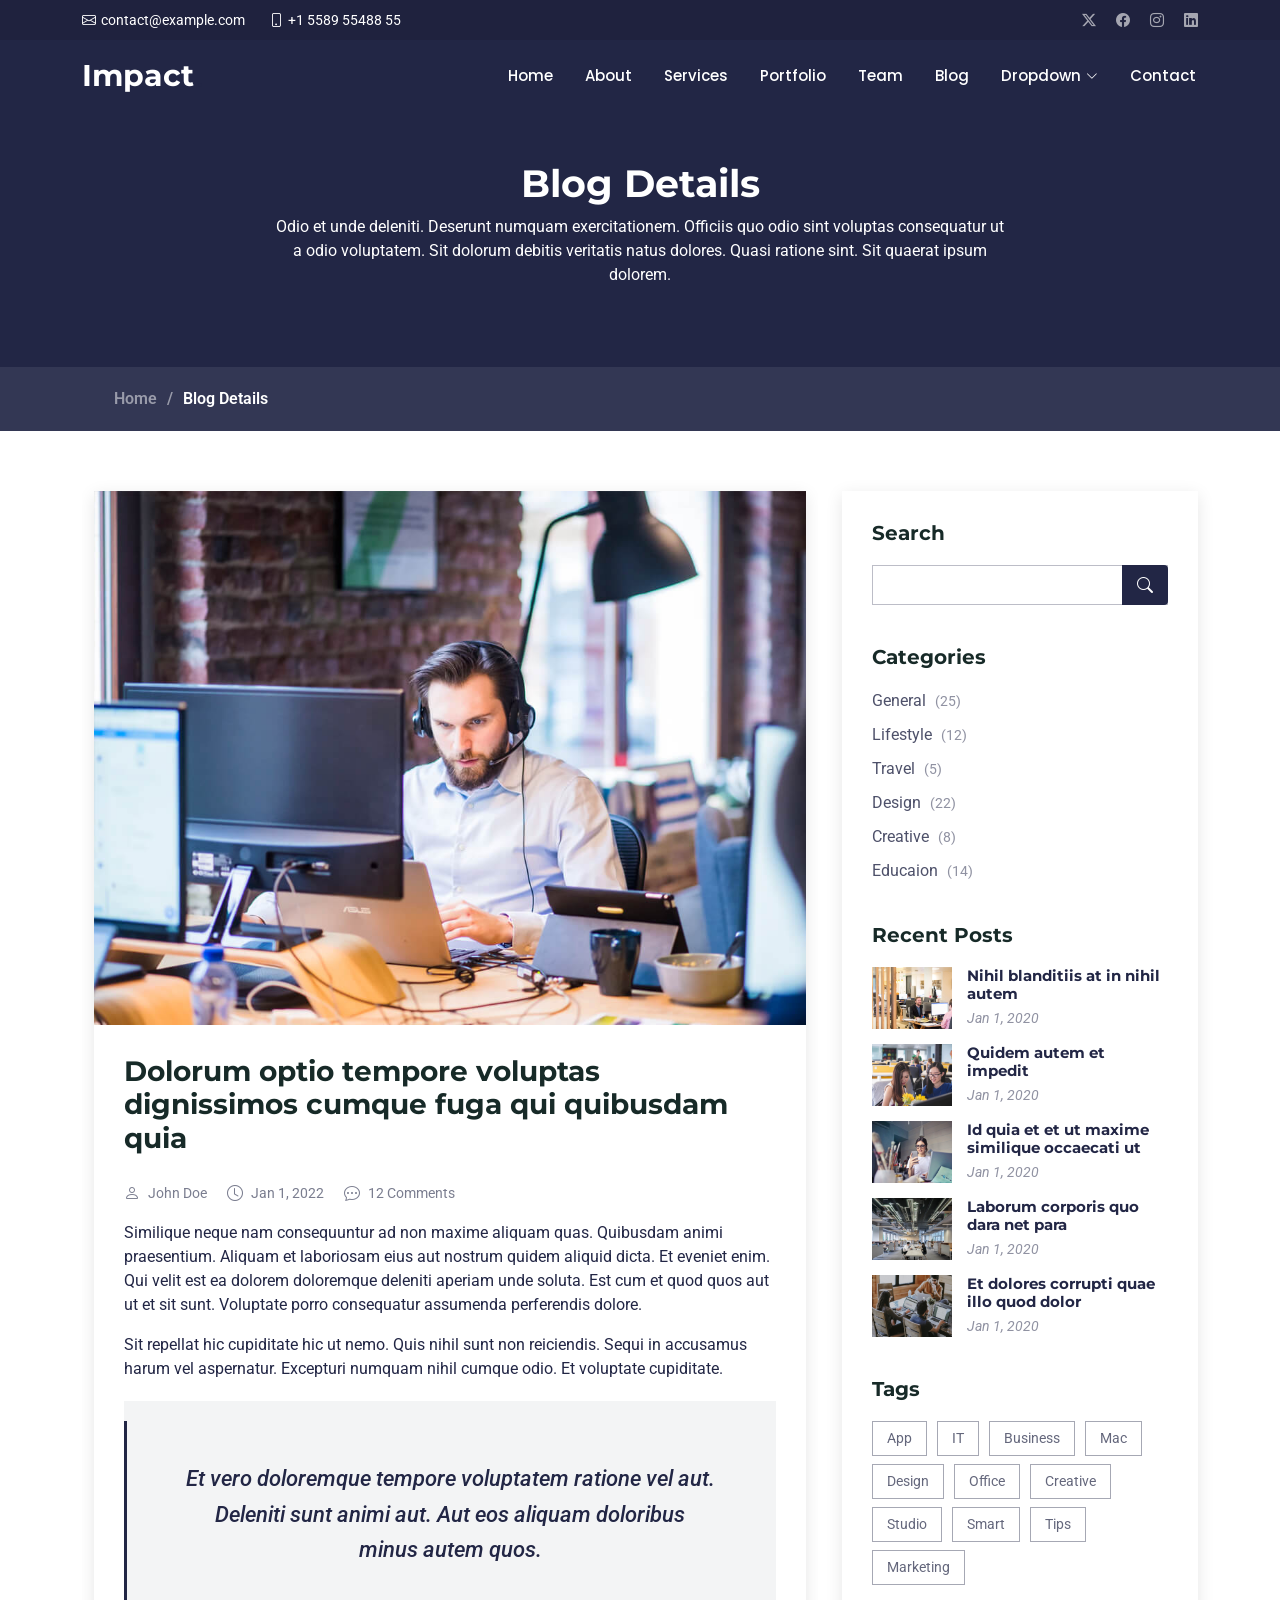
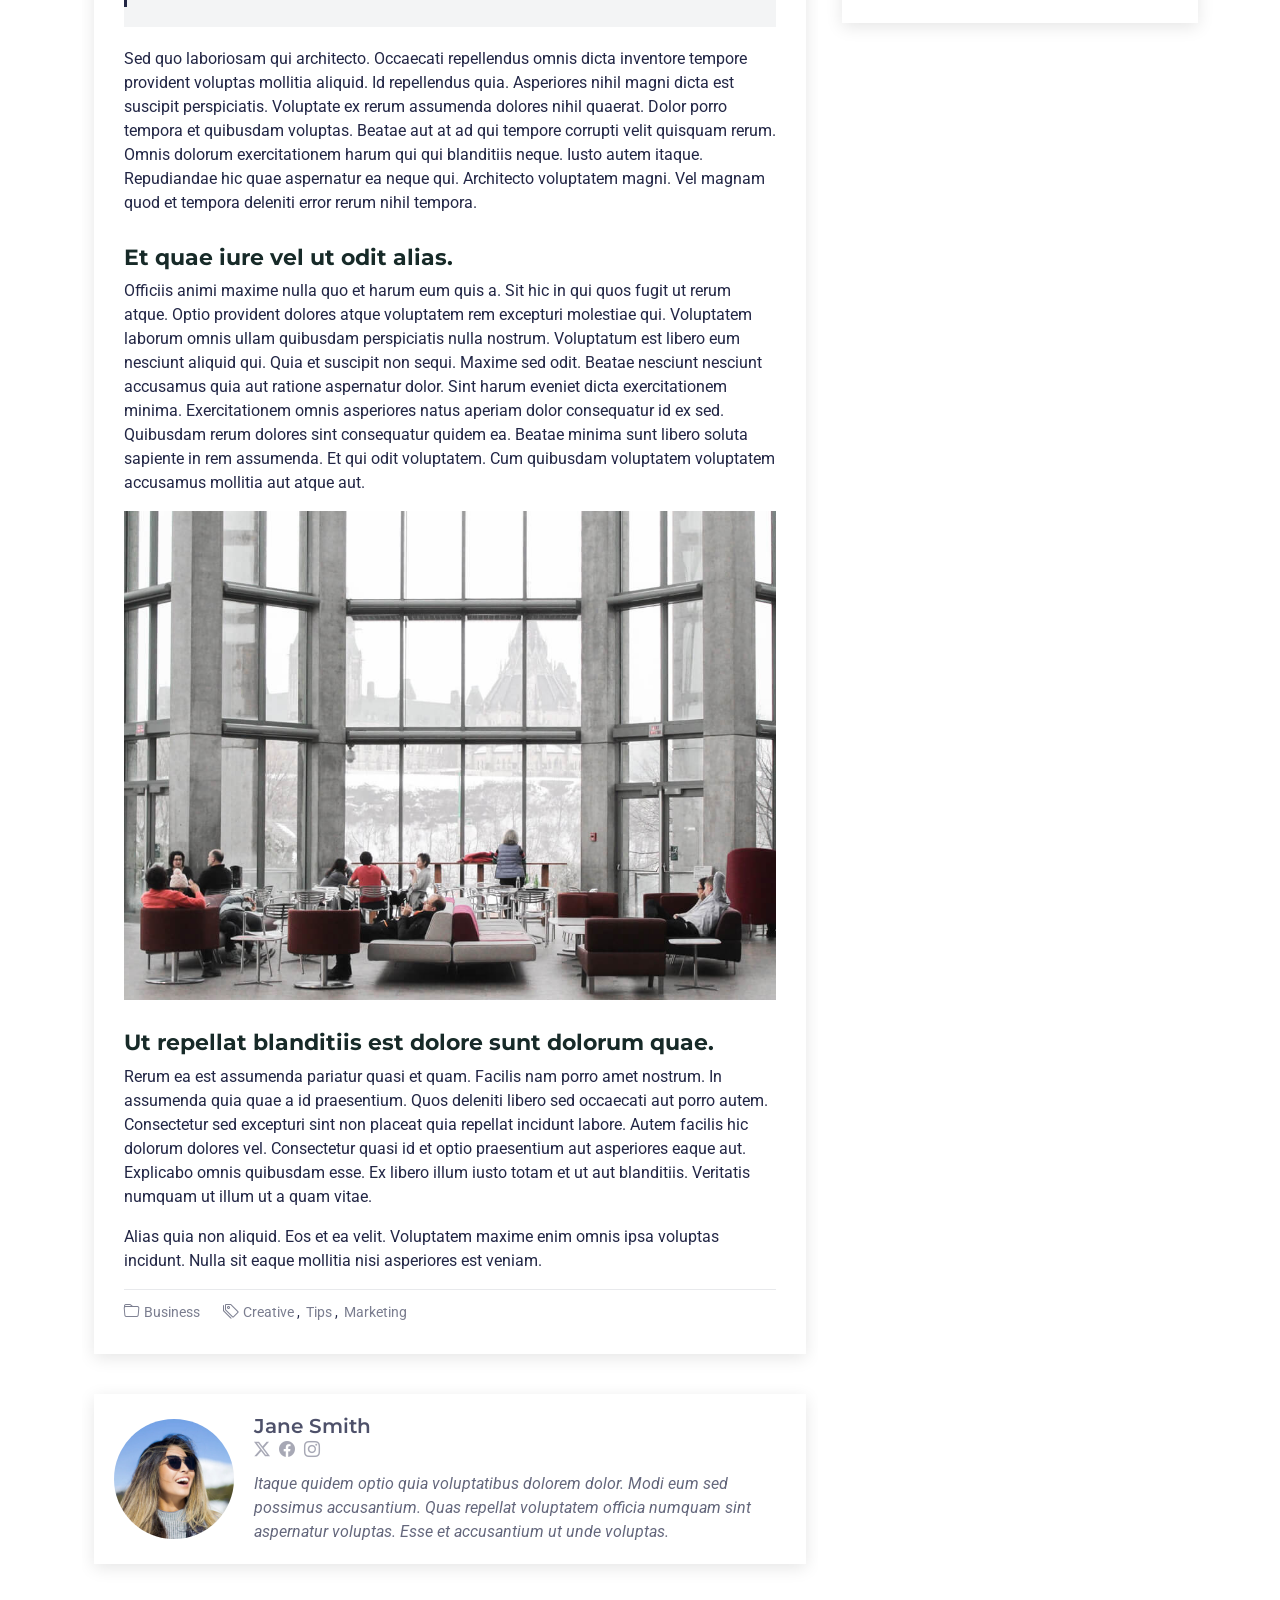
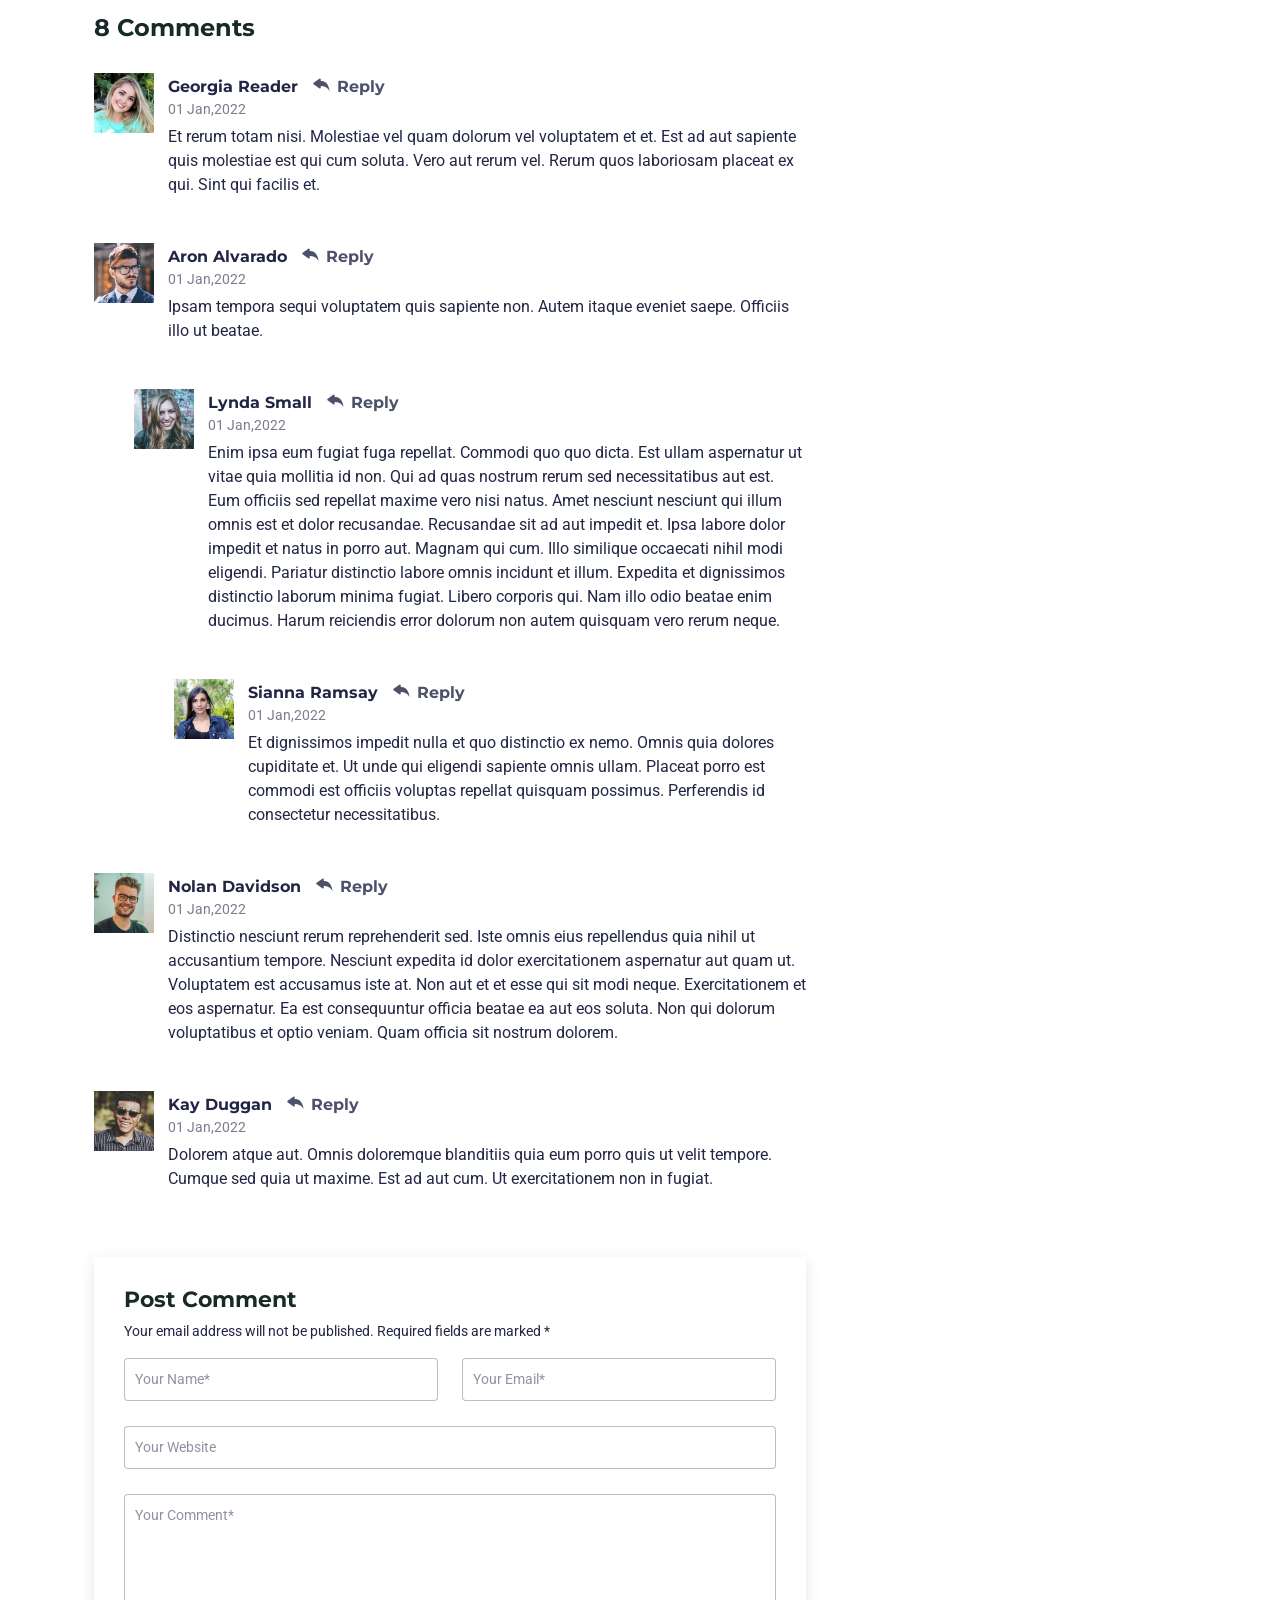
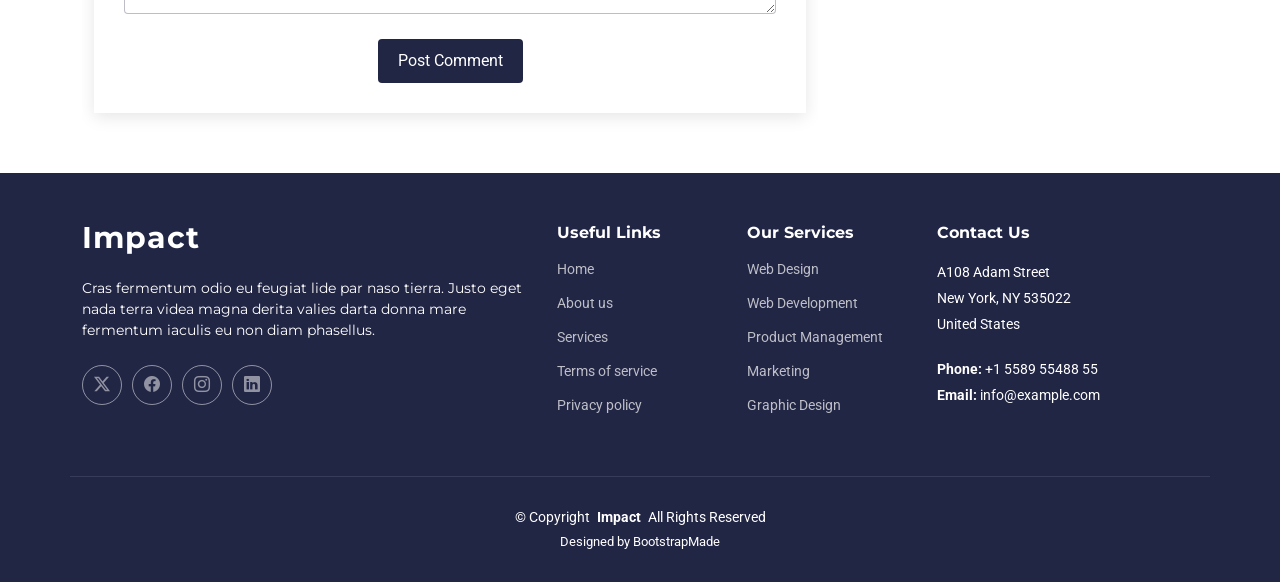
<file: blog-details.html>
<!DOCTYPE html>
<html lang="en">

<head>
  <meta charset="utf-8">
  <meta content="width=device-width, initial-scale=1.0" name="viewport">
  <title>Blog Details - Impact Bootstrap Template</title>
  <meta name="description" content="">
  <meta name="keywords" content="">

  <!-- Favicons -->
  <link href="assets/img/favicon.png" rel="icon">
  <link href="assets/img/apple-touch-icon.png" rel="apple-touch-icon">

  <!-- Fonts -->
  <link href="https://fonts.googleapis.com" rel="preconnect">
  <link href="https://fonts.gstatic.com" rel="preconnect" crossorigin>
  <link href="https://fonts.googleapis.com/css2?family=Roboto:ital,wght@0,100;0,300;0,400;0,500;0,700;0,900;1,100;1,300;1,400;1,500;1,700;1,900&family=Montserrat:ital,wght@0,100;0,200;0,300;0,400;0,500;0,600;0,700;0,800;0,900;1,100;1,200;1,300;1,400;1,500;1,600;1,700;1,800;1,900&family=Poppins:ital,wght@0,100;0,200;0,300;0,400;0,500;0,600;0,700;0,800;0,900;1,100;1,200;1,300;1,400;1,500;1,600;1,700;1,800;1,900&display=swap" rel="stylesheet">

  <!-- Vendor CSS Files -->
  <link href="assets/vendor/bootstrap/css/bootstrap.min.css" rel="stylesheet">
  <link href="assets/vendor/bootstrap-icons/bootstrap-icons.css" rel="stylesheet">
  <link href="assets/vendor/aos/aos.css" rel="stylesheet">
  <link href="assets/vendor/glightbox/css/glightbox.min.css" rel="stylesheet">
  <link href="assets/vendor/swiper/swiper-bundle.min.css" rel="stylesheet">

  <!-- Main CSS File -->
  <link href="assets/css/main.css" rel="stylesheet">

  <!-- =======================================================
  * Template Name: Impact
  * Template URL: https://bootstrapmade.com/impact-bootstrap-business-website-template/
  * Updated: Aug 07 2024 with Bootstrap v5.3.3
  * Author: BootstrapMade.com
  * License: https://bootstrapmade.com/license/
  ======================================================== -->
</head>

<body class="blog-details-page">

  <header id="header" class="header fixed-top">

    <div class="topbar d-flex align-items-center">
      <div class="container d-flex justify-content-center justify-content-md-between">
        <div class="contact-info d-flex align-items-center">
          <i class="bi bi-envelope d-flex align-items-center"><a href="mailto:contact@example.com">contact@example.com</a></i>
          <i class="bi bi-phone d-flex align-items-center ms-4"><span>+1 5589 55488 55</span></i>
        </div>
        <div class="social-links d-none d-md-flex align-items-center">
          <a href="#" class="twitter"><i class="bi bi-twitter-x"></i></a>
          <a href="#" class="facebook"><i class="bi bi-facebook"></i></a>
          <a href="#" class="instagram"><i class="bi bi-instagram"></i></a>
          <a href="#" class="linkedin"><i class="bi bi-linkedin"></i></a>
        </div>
      </div>
    </div><!-- End Top Bar -->

    <div class="branding d-flex align-items-cente">

      <div class="container position-relative d-flex align-items-center justify-content-between">
        <a href="index.html" class="logo d-flex align-items-center">
          <!-- Uncomment the line below if you also wish to use an image logo -->
          <!-- <img src="assets/img/logo.png" alt=""> -->
          <h1 class="sitename">Impact</h1>
          <span>.</span>
        </a>

        <nav id="navmenu" class="navmenu">
          <ul>
            <li><a href="#hero">Home<br></a></li>
            <li><a href="#about">About</a></li>
            <li><a href="#services">Services</a></li>
            <li><a href="#portfolio">Portfolio</a></li>
            <li><a href="#team">Team</a></li>
            <li><a href="blog.html">Blog</a></li>
            <li class="dropdown"><a href="#"><span>Dropdown</span> <i class="bi bi-chevron-down toggle-dropdown"></i></a>
              <ul>
                <li><a href="#">Dropdown 1</a></li>
                <li class="dropdown"><a href="#"><span>Deep Dropdown</span> <i class="bi bi-chevron-down toggle-dropdown"></i></a>
                  <ul>
                    <li><a href="#">Deep Dropdown 1</a></li>
                    <li><a href="#">Deep Dropdown 2</a></li>
                    <li><a href="#">Deep Dropdown 3</a></li>
                    <li><a href="#">Deep Dropdown 4</a></li>
                    <li><a href="#">Deep Dropdown 5</a></li>
                  </ul>
                </li>
                <li><a href="#">Dropdown 2</a></li>
                <li><a href="#">Dropdown 3</a></li>
                <li><a href="#">Dropdown 4</a></li>
              </ul>
            </li>
            <li><a href="#contact">Contact</a></li>
          </ul>
          <i class="mobile-nav-toggle d-xl-none bi bi-list"></i>
        </nav>

      </div>

    </div>

  </header>

  <main class="main">

    <!-- Page Title -->
    <div class="page-title">
      <div class="heading">
        <div class="container">
          <div class="row d-flex justify-content-center text-center">
            <div class="col-lg-8">
              <h1>Blog Details</h1>
              <p class="mb-0">Odio et unde deleniti. Deserunt numquam exercitationem. Officiis quo odio sint voluptas consequatur ut a odio voluptatem. Sit dolorum debitis veritatis natus dolores. Quasi ratione sint. Sit quaerat ipsum dolorem.</p>
            </div>
          </div>
        </div>
      </div>
      <nav class="breadcrumbs">
        <div class="container">
          <ol>
            <li><a href="index.html">Home</a></li>
            <li class="current">Blog Details</li>
          </ol>
        </div>
      </nav>
    </div><!-- End Page Title -->

    <div class="container">
      <div class="row">

        <div class="col-lg-8">

          <!-- Blog Details Section -->
          <section id="blog-details" class="blog-details section">
            <div class="container">

              <article class="article">

                <div class="post-img">
                  <img src="assets/img/blog/blog-1.jpg" alt="" class="img-fluid">
                </div>

                <h2 class="title">Dolorum optio tempore voluptas dignissimos cumque fuga qui quibusdam quia</h2>

                <div class="meta-top">
                  <ul>
                    <li class="d-flex align-items-center"><i class="bi bi-person"></i> <a href="blog-details.html">John Doe</a></li>
                    <li class="d-flex align-items-center"><i class="bi bi-clock"></i> <a href="blog-details.html"><time datetime="2020-01-01">Jan 1, 2022</time></a></li>
                    <li class="d-flex align-items-center"><i class="bi bi-chat-dots"></i> <a href="blog-details.html">12 Comments</a></li>
                  </ul>
                </div><!-- End meta top -->

                <div class="content">
                  <p>
                    Similique neque nam consequuntur ad non maxime aliquam quas. Quibusdam animi praesentium. Aliquam et laboriosam eius aut nostrum quidem aliquid dicta.
                    Et eveniet enim. Qui velit est ea dolorem doloremque deleniti aperiam unde soluta. Est cum et quod quos aut ut et sit sunt. Voluptate porro consequatur assumenda perferendis dolore.
                  </p>

                  <p>
                    Sit repellat hic cupiditate hic ut nemo. Quis nihil sunt non reiciendis. Sequi in accusamus harum vel aspernatur. Excepturi numquam nihil cumque odio. Et voluptate cupiditate.
                  </p>

                  <blockquote>
                    <p>
                      Et vero doloremque tempore voluptatem ratione vel aut. Deleniti sunt animi aut. Aut eos aliquam doloribus minus autem quos.
                    </p>
                  </blockquote>

                  <p>
                    Sed quo laboriosam qui architecto. Occaecati repellendus omnis dicta inventore tempore provident voluptas mollitia aliquid. Id repellendus quia. Asperiores nihil magni dicta est suscipit perspiciatis. Voluptate ex rerum assumenda dolores nihil quaerat.
                    Dolor porro tempora et quibusdam voluptas. Beatae aut at ad qui tempore corrupti velit quisquam rerum. Omnis dolorum exercitationem harum qui qui blanditiis neque.
                    Iusto autem itaque. Repudiandae hic quae aspernatur ea neque qui. Architecto voluptatem magni. Vel magnam quod et tempora deleniti error rerum nihil tempora.
                  </p>

                  <h3>Et quae iure vel ut odit alias.</h3>
                  <p>
                    Officiis animi maxime nulla quo et harum eum quis a. Sit hic in qui quos fugit ut rerum atque. Optio provident dolores atque voluptatem rem excepturi molestiae qui. Voluptatem laborum omnis ullam quibusdam perspiciatis nulla nostrum. Voluptatum est libero eum nesciunt aliquid qui.
                    Quia et suscipit non sequi. Maxime sed odit. Beatae nesciunt nesciunt accusamus quia aut ratione aspernatur dolor. Sint harum eveniet dicta exercitationem minima. Exercitationem omnis asperiores natus aperiam dolor consequatur id ex sed. Quibusdam rerum dolores sint consequatur quidem ea.
                    Beatae minima sunt libero soluta sapiente in rem assumenda. Et qui odit voluptatem. Cum quibusdam voluptatem voluptatem accusamus mollitia aut atque aut.
                  </p>
                  <img src="assets/img/blog/blog-inside-post.jpg" class="img-fluid" alt="">

                  <h3>Ut repellat blanditiis est dolore sunt dolorum quae.</h3>
                  <p>
                    Rerum ea est assumenda pariatur quasi et quam. Facilis nam porro amet nostrum. In assumenda quia quae a id praesentium. Quos deleniti libero sed occaecati aut porro autem. Consectetur sed excepturi sint non placeat quia repellat incidunt labore. Autem facilis hic dolorum dolores vel.
                    Consectetur quasi id et optio praesentium aut asperiores eaque aut. Explicabo omnis quibusdam esse. Ex libero illum iusto totam et ut aut blanditiis. Veritatis numquam ut illum ut a quam vitae.
                  </p>
                  <p>
                    Alias quia non aliquid. Eos et ea velit. Voluptatem maxime enim omnis ipsa voluptas incidunt. Nulla sit eaque mollitia nisi asperiores est veniam.
                  </p>

                </div><!-- End post content -->

                <div class="meta-bottom">
                  <i class="bi bi-folder"></i>
                  <ul class="cats">
                    <li><a href="#">Business</a></li>
                  </ul>

                  <i class="bi bi-tags"></i>
                  <ul class="tags">
                    <li><a href="#">Creative</a></li>
                    <li><a href="#">Tips</a></li>
                    <li><a href="#">Marketing</a></li>
                  </ul>
                </div><!-- End meta bottom -->

              </article>

            </div>
          </section><!-- /Blog Details Section -->

          <!-- Blog Author Section -->
          <section id="blog-author" class="blog-author section">

            <div class="container">
              <div class="author-container d-flex align-items-center">
                <img src="assets/img/blog/blog-author.jpg" class="rounded-circle flex-shrink-0" alt="">
                <div>
                  <h4>Jane Smith</h4>
                  <div class="social-links">
                    <a href="https://x.com/#"><i class="bi bi-twitter-x"></i></a>
                    <a href="https://facebook.com/#"><i class="bi bi-facebook"></i></a>
                    <a href="https://instagram.com/#"><i class="biu bi-instagram"></i></a>
                  </div>
                  <p>
                    Itaque quidem optio quia voluptatibus dolorem dolor. Modi eum sed possimus accusantium. Quas repellat voluptatem officia numquam sint aspernatur voluptas. Esse et accusantium ut unde voluptas.
                  </p>
                </div>
              </div>
            </div>

          </section><!-- /Blog Author Section -->

          <!-- Blog Comments Section -->
          <section id="blog-comments" class="blog-comments section">

            <div class="container">

              <h4 class="comments-count">8 Comments</h4>

              <div id="comment-1" class="comment">
                <div class="d-flex">
                  <div class="comment-img"><img src="assets/img/blog/comments-1.jpg" alt=""></div>
                  <div>
                    <h5><a href="">Georgia Reader</a> <a href="#" class="reply"><i class="bi bi-reply-fill"></i> Reply</a></h5>
                    <time datetime="2020-01-01">01 Jan,2022</time>
                    <p>
                      Et rerum totam nisi. Molestiae vel quam dolorum vel voluptatem et et. Est ad aut sapiente quis molestiae est qui cum soluta.
                      Vero aut rerum vel. Rerum quos laboriosam placeat ex qui. Sint qui facilis et.
                    </p>
                  </div>
                </div>
              </div><!-- End comment #1 -->

              <div id="comment-2" class="comment">
                <div class="d-flex">
                  <div class="comment-img"><img src="assets/img/blog/comments-2.jpg" alt=""></div>
                  <div>
                    <h5><a href="">Aron Alvarado</a> <a href="#" class="reply"><i class="bi bi-reply-fill"></i> Reply</a></h5>
                    <time datetime="2020-01-01">01 Jan,2022</time>
                    <p>
                      Ipsam tempora sequi voluptatem quis sapiente non. Autem itaque eveniet saepe. Officiis illo ut beatae.
                    </p>
                  </div>
                </div>

                <div id="comment-reply-1" class="comment comment-reply">
                  <div class="d-flex">
                    <div class="comment-img"><img src="assets/img/blog/comments-3.jpg" alt=""></div>
                    <div>
                      <h5><a href="">Lynda Small</a> <a href="#" class="reply"><i class="bi bi-reply-fill"></i> Reply</a></h5>
                      <time datetime="2020-01-01">01 Jan,2022</time>
                      <p>
                        Enim ipsa eum fugiat fuga repellat. Commodi quo quo dicta. Est ullam aspernatur ut vitae quia mollitia id non. Qui ad quas nostrum rerum sed necessitatibus aut est. Eum officiis sed repellat maxime vero nisi natus. Amet nesciunt nesciunt qui illum omnis est et dolor recusandae.

                        Recusandae sit ad aut impedit et. Ipsa labore dolor impedit et natus in porro aut. Magnam qui cum. Illo similique occaecati nihil modi eligendi. Pariatur distinctio labore omnis incidunt et illum. Expedita et dignissimos distinctio laborum minima fugiat.

                        Libero corporis qui. Nam illo odio beatae enim ducimus. Harum reiciendis error dolorum non autem quisquam vero rerum neque.
                      </p>
                    </div>
                  </div>

                  <div id="comment-reply-2" class="comment comment-reply">
                    <div class="d-flex">
                      <div class="comment-img"><img src="assets/img/blog/comments-4.jpg" alt=""></div>
                      <div>
                        <h5><a href="">Sianna Ramsay</a> <a href="#" class="reply"><i class="bi bi-reply-fill"></i> Reply</a></h5>
                        <time datetime="2020-01-01">01 Jan,2022</time>
                        <p>
                          Et dignissimos impedit nulla et quo distinctio ex nemo. Omnis quia dolores cupiditate et. Ut unde qui eligendi sapiente omnis ullam. Placeat porro est commodi est officiis voluptas repellat quisquam possimus. Perferendis id consectetur necessitatibus.
                        </p>
                      </div>
                    </div>

                  </div><!-- End comment reply #2-->

                </div><!-- End comment reply #1-->

              </div><!-- End comment #2-->

              <div id="comment-3" class="comment">
                <div class="d-flex">
                  <div class="comment-img"><img src="assets/img/blog/comments-5.jpg" alt=""></div>
                  <div>
                    <h5><a href="">Nolan Davidson</a> <a href="#" class="reply"><i class="bi bi-reply-fill"></i> Reply</a></h5>
                    <time datetime="2020-01-01">01 Jan,2022</time>
                    <p>
                      Distinctio nesciunt rerum reprehenderit sed. Iste omnis eius repellendus quia nihil ut accusantium tempore. Nesciunt expedita id dolor exercitationem aspernatur aut quam ut. Voluptatem est accusamus iste at.
                      Non aut et et esse qui sit modi neque. Exercitationem et eos aspernatur. Ea est consequuntur officia beatae ea aut eos soluta. Non qui dolorum voluptatibus et optio veniam. Quam officia sit nostrum dolorem.
                    </p>
                  </div>
                </div>

              </div><!-- End comment #3 -->

              <div id="comment-4" class="comment">
                <div class="d-flex">
                  <div class="comment-img"><img src="assets/img/blog/comments-6.jpg" alt=""></div>
                  <div>
                    <h5><a href="">Kay Duggan</a> <a href="#" class="reply"><i class="bi bi-reply-fill"></i> Reply</a></h5>
                    <time datetime="2020-01-01">01 Jan,2022</time>
                    <p>
                      Dolorem atque aut. Omnis doloremque blanditiis quia eum porro quis ut velit tempore. Cumque sed quia ut maxime. Est ad aut cum. Ut exercitationem non in fugiat.
                    </p>
                  </div>
                </div>

              </div><!-- End comment #4 -->

            </div>

          </section><!-- /Blog Comments Section -->

          <!-- Comment Form Section -->
          <section id="comment-form" class="comment-form section">
            <div class="container">

              <form action="">

                <h4>Post Comment</h4>
                <p>Your email address will not be published. Required fields are marked * </p>
                <div class="row">
                  <div class="col-md-6 form-group">
                    <input name="name" type="text" class="form-control" placeholder="Your Name*">
                  </div>
                  <div class="col-md-6 form-group">
                    <input name="email" type="text" class="form-control" placeholder="Your Email*">
                  </div>
                </div>
                <div class="row">
                  <div class="col form-group">
                    <input name="website" type="text" class="form-control" placeholder="Your Website">
                  </div>
                </div>
                <div class="row">
                  <div class="col form-group">
                    <textarea name="comment" class="form-control" placeholder="Your Comment*"></textarea>
                  </div>
                </div>

                <div class="text-center">
                  <button type="submit" class="btn btn-primary">Post Comment</button>
                </div>

              </form>

            </div>
          </section><!-- /Comment Form Section -->

        </div>

        <div class="col-lg-4 sidebar">

          <div class="widgets-container">

            <!-- Search Widget -->
            <div class="search-widget widget-item">

              <h3 class="widget-title">Search</h3>
              <form action="">
                <input type="text">
                <button type="submit" title="Search"><i class="bi bi-search"></i></button>
              </form>

            </div><!--/Search Widget -->

            <!-- Categories Widget -->
            <div class="categories-widget widget-item">

              <h3 class="widget-title">Categories</h3>
              <ul class="mt-3">
                <li><a href="#">General <span>(25)</span></a></li>
                <li><a href="#">Lifestyle <span>(12)</span></a></li>
                <li><a href="#">Travel <span>(5)</span></a></li>
                <li><a href="#">Design <span>(22)</span></a></li>
                <li><a href="#">Creative <span>(8)</span></a></li>
                <li><a href="#">Educaion <span>(14)</span></a></li>
              </ul>

            </div><!--/Categories Widget -->

            <!-- Recent Posts Widget -->
            <div class="recent-posts-widget widget-item">

              <h3 class="widget-title">Recent Posts</h3>

              <div class="post-item">
                <img src="assets/img/blog/blog-recent-1.jpg" alt="" class="flex-shrink-0">
                <div>
                  <h4><a href="blog-details.html">Nihil blanditiis at in nihil autem</a></h4>
                  <time datetime="2020-01-01">Jan 1, 2020</time>
                </div>
              </div><!-- End recent post item-->

              <div class="post-item">
                <img src="assets/img/blog/blog-recent-2.jpg" alt="" class="flex-shrink-0">
                <div>
                  <h4><a href="blog-details.html">Quidem autem et impedit</a></h4>
                  <time datetime="2020-01-01">Jan 1, 2020</time>
                </div>
              </div><!-- End recent post item-->

              <div class="post-item">
                <img src="assets/img/blog/blog-recent-3.jpg" alt="" class="flex-shrink-0">
                <div>
                  <h4><a href="blog-details.html">Id quia et et ut maxime similique occaecati ut</a></h4>
                  <time datetime="2020-01-01">Jan 1, 2020</time>
                </div>
              </div><!-- End recent post item-->

              <div class="post-item">
                <img src="assets/img/blog/blog-recent-4.jpg" alt="" class="flex-shrink-0">
                <div>
                  <h4><a href="blog-details.html">Laborum corporis quo dara net para</a></h4>
                  <time datetime="2020-01-01">Jan 1, 2020</time>
                </div>
              </div><!-- End recent post item-->

              <div class="post-item">
                <img src="assets/img/blog/blog-recent-5.jpg" alt="" class="flex-shrink-0">
                <div>
                  <h4><a href="blog-details.html">Et dolores corrupti quae illo quod dolor</a></h4>
                  <time datetime="2020-01-01">Jan 1, 2020</time>
                </div>
              </div><!-- End recent post item-->

            </div><!--/Recent Posts Widget -->

            <!-- Tags Widget -->
            <div class="tags-widget widget-item">

              <h3 class="widget-title">Tags</h3>
              <ul>
                <li><a href="#">App</a></li>
                <li><a href="#">IT</a></li>
                <li><a href="#">Business</a></li>
                <li><a href="#">Mac</a></li>
                <li><a href="#">Design</a></li>
                <li><a href="#">Office</a></li>
                <li><a href="#">Creative</a></li>
                <li><a href="#">Studio</a></li>
                <li><a href="#">Smart</a></li>
                <li><a href="#">Tips</a></li>
                <li><a href="#">Marketing</a></li>
              </ul>

            </div><!--/Tags Widget -->

          </div>

        </div>

      </div>
    </div>

  </main>

  <footer id="footer" class="footer accent-background">

    <div class="container footer-top">
      <div class="row gy-4">
        <div class="col-lg-5 col-md-12 footer-about">
          <a href="index.html" class="logo d-flex align-items-center">
            <span class="sitename">Impact</span>
          </a>
          <p>Cras fermentum odio eu feugiat lide par naso tierra. Justo eget nada terra videa magna derita valies darta donna mare fermentum iaculis eu non diam phasellus.</p>
          <div class="social-links d-flex mt-4">
            <a href=""><i class="bi bi-twitter-x"></i></a>
            <a href=""><i class="bi bi-facebook"></i></a>
            <a href=""><i class="bi bi-instagram"></i></a>
            <a href=""><i class="bi bi-linkedin"></i></a>
          </div>
        </div>

        <div class="col-lg-2 col-6 footer-links">
          <h4>Useful Links</h4>
          <ul>
            <li><a href="#">Home</a></li>
            <li><a href="#">About us</a></li>
            <li><a href="#">Services</a></li>
            <li><a href="#">Terms of service</a></li>
            <li><a href="#">Privacy policy</a></li>
          </ul>
        </div>

        <div class="col-lg-2 col-6 footer-links">
          <h4>Our Services</h4>
          <ul>
            <li><a href="#">Web Design</a></li>
            <li><a href="#">Web Development</a></li>
            <li><a href="#">Product Management</a></li>
            <li><a href="#">Marketing</a></li>
            <li><a href="#">Graphic Design</a></li>
          </ul>
        </div>

        <div class="col-lg-3 col-md-12 footer-contact text-center text-md-start">
          <h4>Contact Us</h4>
          <p>A108 Adam Street</p>
          <p>New York, NY 535022</p>
          <p>United States</p>
          <p class="mt-4"><strong>Phone:</strong> <span>+1 5589 55488 55</span></p>
          <p><strong>Email:</strong> <span>info@example.com</span></p>
        </div>

      </div>
    </div>

    <div class="container copyright text-center mt-4">
      <p>© <span>Copyright</span> <strong class="px-1 sitename">Impact</strong> <span>All Rights Reserved</span></p>
      <div class="credits">
        <!-- All the links in the footer should remain intact. -->
        <!-- You can delete the links only if you've purchased the pro version. -->
        <!-- Licensing information: https://bootstrapmade.com/license/ -->
        <!-- Purchase the pro version with working PHP/AJAX contact form: [buy-url] -->
        Designed by <a href="https://bootstrapmade.com/">BootstrapMade</a>
      </div>
    </div>

  </footer>

  <!-- Scroll Top -->
  <a href="#" id="scroll-top" class="scroll-top d-flex align-items-center justify-content-center"><i class="bi bi-arrow-up-short"></i></a>

  <!-- Preloader -->
  <div id="preloader"></div>

  <!-- Vendor JS Files -->
  <script src="assets/vendor/bootstrap/js/bootstrap.bundle.min.js"></script>
  <script src="assets/vendor/php-email-form/validate.js"></script>
  <script src="assets/vendor/aos/aos.js"></script>
  <script src="assets/vendor/glightbox/js/glightbox.min.js"></script>
  <script src="assets/vendor/swiper/swiper-bundle.min.js"></script>
  <script src="assets/vendor/purecounter/purecounter_vanilla.js"></script>
  <script src="assets/vendor/imagesloaded/imagesloaded.pkgd.min.js"></script>
  <script src="assets/vendor/isotope-layout/isotope.pkgd.min.js"></script>

  <!-- Main JS File -->
  <script src="assets/js/main.js"></script>

</body>

</html>
</file>
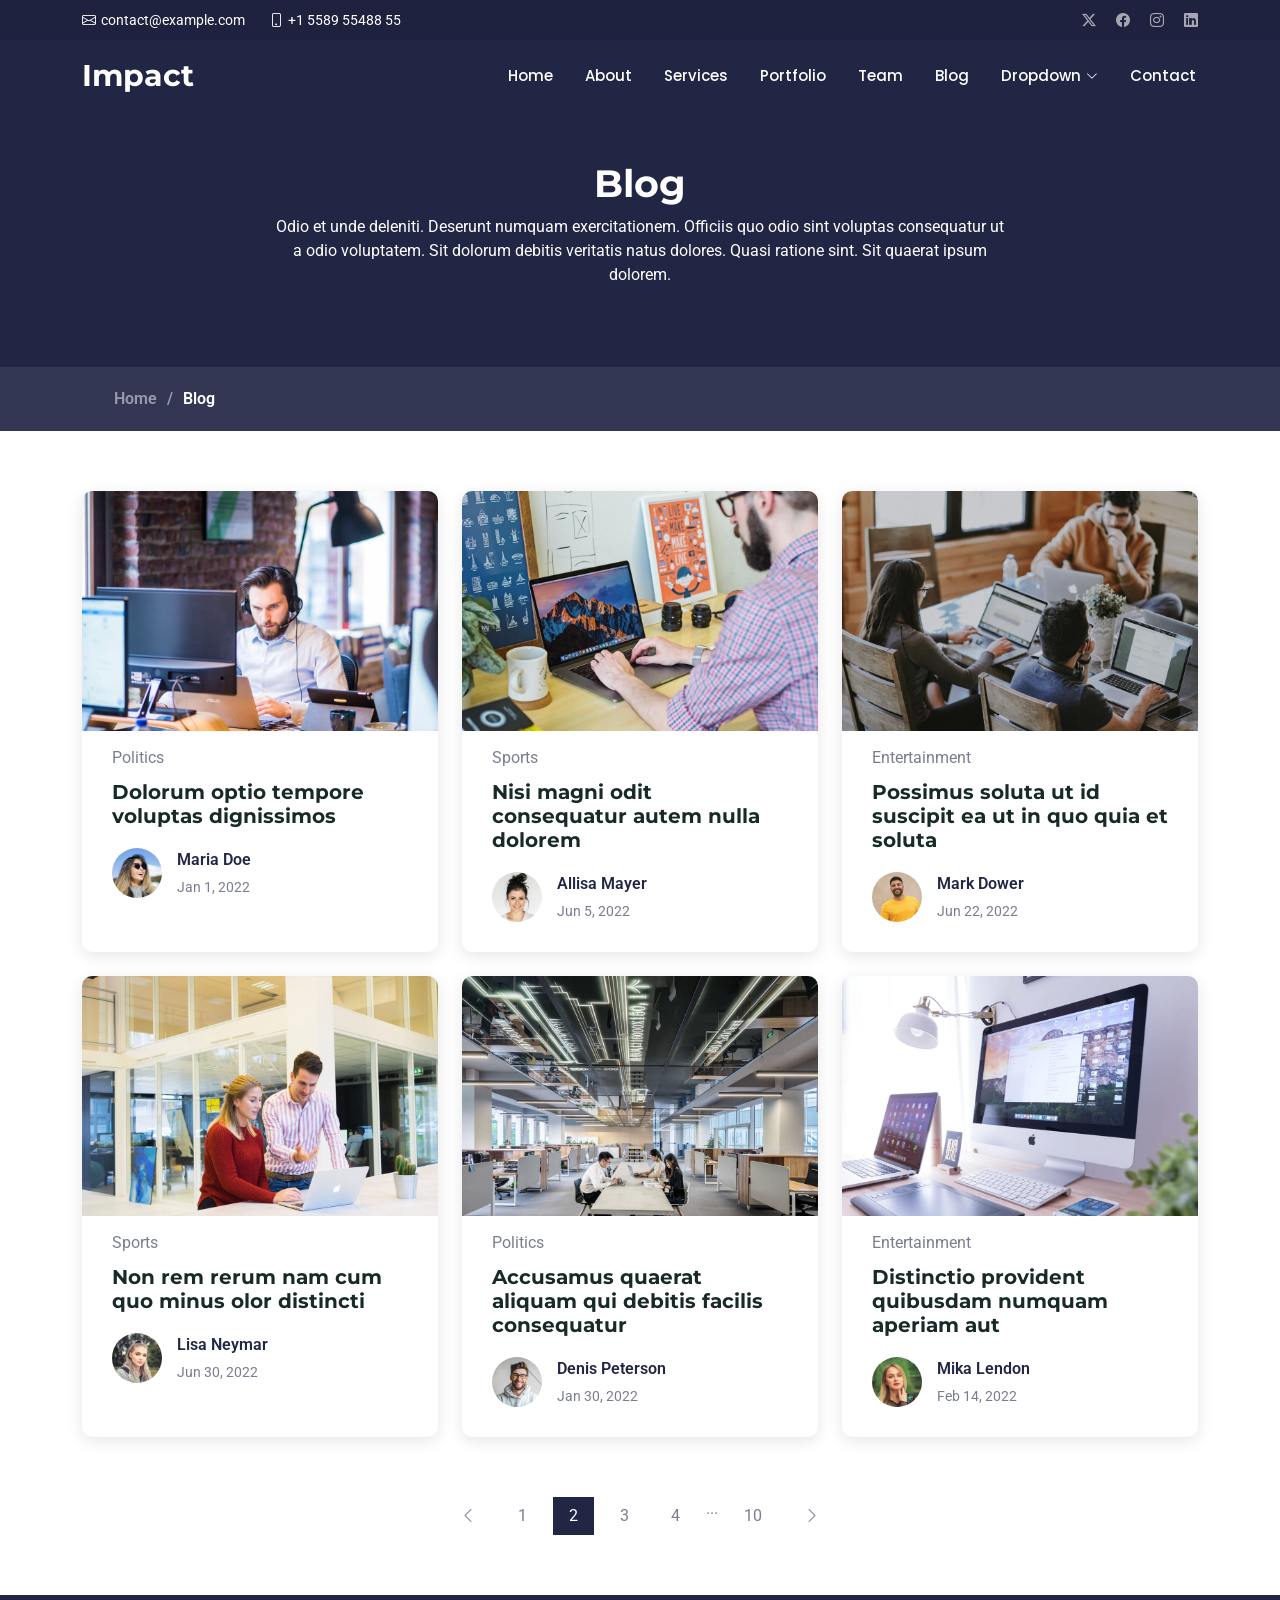
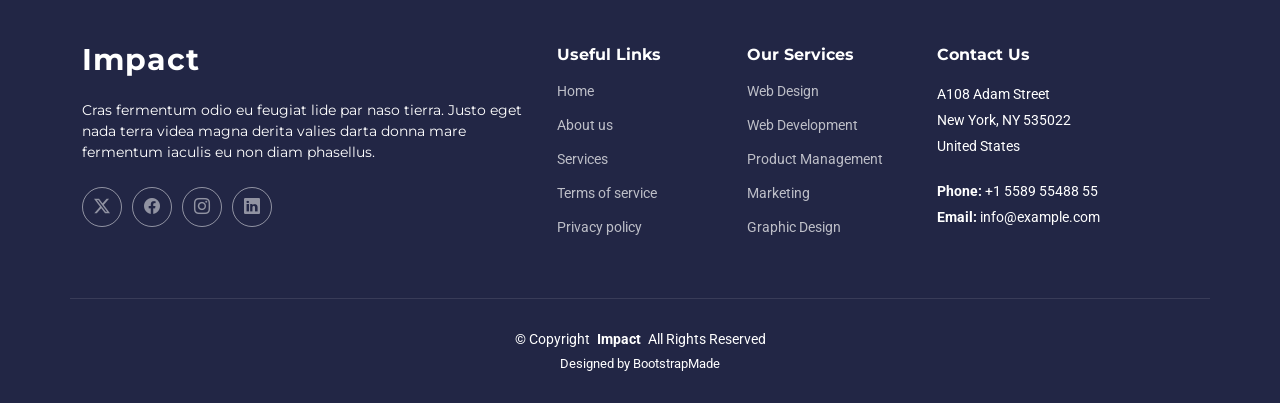
<file: blog.html>
<!DOCTYPE html>
<html lang="en">

<head>
  <meta charset="utf-8">
  <meta content="width=device-width, initial-scale=1.0" name="viewport">
  <title>Blog - Impact Bootstrap Template</title>
  <meta name="description" content="">
  <meta name="keywords" content="">

  <!-- Favicons -->
  <link href="assets/img/favicon.png" rel="icon">
  <link href="assets/img/apple-touch-icon.png" rel="apple-touch-icon">

  <!-- Fonts -->
  <link href="https://fonts.googleapis.com" rel="preconnect">
  <link href="https://fonts.gstatic.com" rel="preconnect" crossorigin>
  <link href="https://fonts.googleapis.com/css2?family=Roboto:ital,wght@0,100;0,300;0,400;0,500;0,700;0,900;1,100;1,300;1,400;1,500;1,700;1,900&family=Montserrat:ital,wght@0,100;0,200;0,300;0,400;0,500;0,600;0,700;0,800;0,900;1,100;1,200;1,300;1,400;1,500;1,600;1,700;1,800;1,900&family=Poppins:ital,wght@0,100;0,200;0,300;0,400;0,500;0,600;0,700;0,800;0,900;1,100;1,200;1,300;1,400;1,500;1,600;1,700;1,800;1,900&display=swap" rel="stylesheet">

  <!-- Vendor CSS Files -->
  <link href="assets/vendor/bootstrap/css/bootstrap.min.css" rel="stylesheet">
  <link href="assets/vendor/bootstrap-icons/bootstrap-icons.css" rel="stylesheet">
  <link href="assets/vendor/aos/aos.css" rel="stylesheet">
  <link href="assets/vendor/glightbox/css/glightbox.min.css" rel="stylesheet">
  <link href="assets/vendor/swiper/swiper-bundle.min.css" rel="stylesheet">

  <!-- Main CSS File -->
  <link href="assets/css/main.css" rel="stylesheet">

  <!-- =======================================================
  * Template Name: Impact
  * Template URL: https://bootstrapmade.com/impact-bootstrap-business-website-template/
  * Updated: Aug 07 2024 with Bootstrap v5.3.3
  * Author: BootstrapMade.com
  * License: https://bootstrapmade.com/license/
  ======================================================== -->
</head>

<body class="blog-page">

  <header id="header" class="header fixed-top">

    <div class="topbar d-flex align-items-center">
      <div class="container d-flex justify-content-center justify-content-md-between">
        <div class="contact-info d-flex align-items-center">
          <i class="bi bi-envelope d-flex align-items-center"><a href="mailto:contact@example.com">contact@example.com</a></i>
          <i class="bi bi-phone d-flex align-items-center ms-4"><span>+1 5589 55488 55</span></i>
        </div>
        <div class="social-links d-none d-md-flex align-items-center">
          <a href="#" class="twitter"><i class="bi bi-twitter-x"></i></a>
          <a href="#" class="facebook"><i class="bi bi-facebook"></i></a>
          <a href="#" class="instagram"><i class="bi bi-instagram"></i></a>
          <a href="#" class="linkedin"><i class="bi bi-linkedin"></i></a>
        </div>
      </div>
    </div><!-- End Top Bar -->

    <div class="branding d-flex align-items-cente">

      <div class="container position-relative d-flex align-items-center justify-content-between">
        <a href="index.html" class="logo d-flex align-items-center">
          <!-- Uncomment the line below if you also wish to use an image logo -->
          <!-- <img src="assets/img/logo.png" alt=""> -->
          <h1 class="sitename">Impact</h1>
          <span>.</span>
        </a>

        <nav id="navmenu" class="navmenu">
          <ul>
            <li><a href="#hero">Home<br></a></li>
            <li><a href="#about">About</a></li>
            <li><a href="#services">Services</a></li>
            <li><a href="#portfolio">Portfolio</a></li>
            <li><a href="#team">Team</a></li>
            <li><a href="blog.html" class="active">Blog</a></li>
            <li class="dropdown"><a href="#"><span>Dropdown</span> <i class="bi bi-chevron-down toggle-dropdown"></i></a>
              <ul>
                <li><a href="#">Dropdown 1</a></li>
                <li class="dropdown"><a href="#"><span>Deep Dropdown</span> <i class="bi bi-chevron-down toggle-dropdown"></i></a>
                  <ul>
                    <li><a href="#">Deep Dropdown 1</a></li>
                    <li><a href="#">Deep Dropdown 2</a></li>
                    <li><a href="#">Deep Dropdown 3</a></li>
                    <li><a href="#">Deep Dropdown 4</a></li>
                    <li><a href="#">Deep Dropdown 5</a></li>
                  </ul>
                </li>
                <li><a href="#">Dropdown 2</a></li>
                <li><a href="#">Dropdown 3</a></li>
                <li><a href="#">Dropdown 4</a></li>
              </ul>
            </li>
            <li><a href="#contact">Contact</a></li>
          </ul>
          <i class="mobile-nav-toggle d-xl-none bi bi-list"></i>
        </nav>

      </div>

    </div>

  </header>

  <main class="main">

    <!-- Page Title -->
    <div class="page-title">
      <div class="heading">
        <div class="container">
          <div class="row d-flex justify-content-center text-center">
            <div class="col-lg-8">
              <h1>Blog</h1>
              <p class="mb-0">Odio et unde deleniti. Deserunt numquam exercitationem. Officiis quo odio sint voluptas consequatur ut a odio voluptatem. Sit dolorum debitis veritatis natus dolores. Quasi ratione sint. Sit quaerat ipsum dolorem.</p>
            </div>
          </div>
        </div>
      </div>
      <nav class="breadcrumbs">
        <div class="container">
          <ol>
            <li><a href="index.html">Home</a></li>
            <li class="current">Blog</li>
          </ol>
        </div>
      </nav>
    </div><!-- End Page Title -->

    <!-- Blog Posts Section -->
    <section id="blog-posts" class="blog-posts section">

      <div class="container">
        <div class="row gy-4">

          <div class="col-lg-4">
            <article>

              <div class="post-img">
                <img src="assets/img/blog/blog-1.jpg" alt="" class="img-fluid">
              </div>

              <p class="post-category">Politics</p>

              <h2 class="title">
                <a href="blog-details.html">Dolorum optio tempore voluptas dignissimos</a>
              </h2>

              <div class="d-flex align-items-center">
                <img src="assets/img/blog/blog-author.jpg" alt="" class="img-fluid post-author-img flex-shrink-0">
                <div class="post-meta">
                  <p class="post-author">Maria Doe</p>
                  <p class="post-date">
                    <time datetime="2022-01-01">Jan 1, 2022</time>
                  </p>
                </div>
              </div>

            </article>
          </div><!-- End post list item -->

          <div class="col-lg-4">
            <article>

              <div class="post-img">
                <img src="assets/img/blog/blog-2.jpg" alt="" class="img-fluid">
              </div>

              <p class="post-category">Sports</p>

              <h2 class="title">
                <a href="blog-details.html">Nisi magni odit consequatur autem nulla dolorem</a>
              </h2>

              <div class="d-flex align-items-center">
                <img src="assets/img/blog/blog-author-2.jpg" alt="" class="img-fluid post-author-img flex-shrink-0">
                <div class="post-meta">
                  <p class="post-author">Allisa Mayer</p>
                  <p class="post-date">
                    <time datetime="2022-01-01">Jun 5, 2022</time>
                  </p>
                </div>
              </div>

            </article>
          </div><!-- End post list item -->

          <div class="col-lg-4">
            <article>

              <div class="post-img">
                <img src="assets/img/blog/blog-3.jpg" alt="" class="img-fluid">
              </div>

              <p class="post-category">Entertainment</p>

              <h2 class="title">
                <a href="blog-details.html">Possimus soluta ut id suscipit ea ut in quo quia et soluta</a>
              </h2>

              <div class="d-flex align-items-center">
                <img src="assets/img/blog/blog-author-3.jpg" alt="" class="img-fluid post-author-img flex-shrink-0">
                <div class="post-meta">
                  <p class="post-author">Mark Dower</p>
                  <p class="post-date">
                    <time datetime="2022-01-01">Jun 22, 2022</time>
                  </p>
                </div>
              </div>

            </article>
          </div><!-- End post list item -->

          <div class="col-lg-4">
            <article>

              <div class="post-img">
                <img src="assets/img/blog/blog-4.jpg" alt="" class="img-fluid">
              </div>

              <p class="post-category">Sports</p>

              <h2 class="title">
                <a href="blog-details.html">Non rem rerum nam cum quo minus olor distincti</a>
              </h2>

              <div class="d-flex align-items-center">
                <img src="assets/img/blog/blog-author-4.jpg" alt="" class="img-fluid post-author-img flex-shrink-0">
                <div class="post-meta">
                  <p class="post-author">Lisa Neymar</p>
                  <p class="post-date">
                    <time datetime="2022-01-01">Jun 30, 2022</time>
                  </p>
                </div>
              </div>

            </article>
          </div><!-- End post list item -->

          <div class="col-lg-4">
            <article>

              <div class="post-img">
                <img src="assets/img/blog/blog-5.jpg" alt="" class="img-fluid">
              </div>

              <p class="post-category">Politics</p>

              <h2 class="title">
                <a href="blog-details.html">Accusamus quaerat aliquam qui debitis facilis consequatur</a>
              </h2>

              <div class="d-flex align-items-center">
                <img src="assets/img/blog/blog-author-5.jpg" alt="" class="img-fluid post-author-img flex-shrink-0">
                <div class="post-meta">
                  <p class="post-author">Denis Peterson</p>
                  <p class="post-date">
                    <time datetime="2022-01-01">Jan 30, 2022</time>
                  </p>
                </div>
              </div>

            </article>
          </div><!-- End post list item -->

          <div class="col-lg-4">
            <article>

              <div class="post-img">
                <img src="assets/img/blog/blog-6.jpg" alt="" class="img-fluid">
              </div>

              <p class="post-category">Entertainment</p>

              <h2 class="title">
                <a href="blog-details.html">Distinctio provident quibusdam numquam aperiam aut</a>
              </h2>

              <div class="d-flex align-items-center">
                <img src="assets/img/blog/blog-author-6.jpg" alt="" class="img-fluid post-author-img flex-shrink-0">
                <div class="post-meta">
                  <p class="post-author">Mika Lendon</p>
                  <p class="post-date">
                    <time datetime="2022-01-01">Feb 14, 2022</time>
                  </p>
                </div>
              </div>

            </article>
          </div><!-- End post list item -->

        </div>
      </div>

    </section><!-- /Blog Posts Section -->

    <!-- Blog Pagination Section -->
    <section id="blog-pagination" class="blog-pagination section">

      <div class="container">
        <div class="d-flex justify-content-center">
          <ul>
            <li><a href="#"><i class="bi bi-chevron-left"></i></a></li>
            <li><a href="#">1</a></li>
            <li><a href="#" class="active">2</a></li>
            <li><a href="#">3</a></li>
            <li><a href="#">4</a></li>
            <li>...</li>
            <li><a href="#">10</a></li>
            <li><a href="#"><i class="bi bi-chevron-right"></i></a></li>
          </ul>
        </div>
      </div>

    </section><!-- /Blog Pagination Section -->

  </main>

  <footer id="footer" class="footer accent-background">

    <div class="container footer-top">
      <div class="row gy-4">
        <div class="col-lg-5 col-md-12 footer-about">
          <a href="index.html" class="logo d-flex align-items-center">
            <span class="sitename">Impact</span>
          </a>
          <p>Cras fermentum odio eu feugiat lide par naso tierra. Justo eget nada terra videa magna derita valies darta donna mare fermentum iaculis eu non diam phasellus.</p>
          <div class="social-links d-flex mt-4">
            <a href=""><i class="bi bi-twitter-x"></i></a>
            <a href=""><i class="bi bi-facebook"></i></a>
            <a href=""><i class="bi bi-instagram"></i></a>
            <a href=""><i class="bi bi-linkedin"></i></a>
          </div>
        </div>

        <div class="col-lg-2 col-6 footer-links">
          <h4>Useful Links</h4>
          <ul>
            <li><a href="#">Home</a></li>
            <li><a href="#">About us</a></li>
            <li><a href="#">Services</a></li>
            <li><a href="#">Terms of service</a></li>
            <li><a href="#">Privacy policy</a></li>
          </ul>
        </div>

        <div class="col-lg-2 col-6 footer-links">
          <h4>Our Services</h4>
          <ul>
            <li><a href="#">Web Design</a></li>
            <li><a href="#">Web Development</a></li>
            <li><a href="#">Product Management</a></li>
            <li><a href="#">Marketing</a></li>
            <li><a href="#">Graphic Design</a></li>
          </ul>
        </div>

        <div class="col-lg-3 col-md-12 footer-contact text-center text-md-start">
          <h4>Contact Us</h4>
          <p>A108 Adam Street</p>
          <p>New York, NY 535022</p>
          <p>United States</p>
          <p class="mt-4"><strong>Phone:</strong> <span>+1 5589 55488 55</span></p>
          <p><strong>Email:</strong> <span>info@example.com</span></p>
        </div>

      </div>
    </div>

    <div class="container copyright text-center mt-4">
      <p>© <span>Copyright</span> <strong class="px-1 sitename">Impact</strong> <span>All Rights Reserved</span></p>
      <div class="credits">
        <!-- All the links in the footer should remain intact. -->
        <!-- You can delete the links only if you've purchased the pro version. -->
        <!-- Licensing information: https://bootstrapmade.com/license/ -->
        <!-- Purchase the pro version with working PHP/AJAX contact form: [buy-url] -->
        Designed by <a href="https://bootstrapmade.com/">BootstrapMade</a>
      </div>
    </div>

  </footer>

  <!-- Scroll Top -->
  <a href="#" id="scroll-top" class="scroll-top d-flex align-items-center justify-content-center"><i class="bi bi-arrow-up-short"></i></a>

  <!-- Preloader -->
  <div id="preloader"></div>

  <!-- Vendor JS Files -->
  <script src="assets/vendor/bootstrap/js/bootstrap.bundle.min.js"></script>
  <script src="assets/vendor/php-email-form/validate.js"></script>
  <script src="assets/vendor/aos/aos.js"></script>
  <script src="assets/vendor/glightbox/js/glightbox.min.js"></script>
  <script src="assets/vendor/swiper/swiper-bundle.min.js"></script>
  <script src="assets/vendor/purecounter/purecounter_vanilla.js"></script>
  <script src="assets/vendor/imagesloaded/imagesloaded.pkgd.min.js"></script>
  <script src="assets/vendor/isotope-layout/isotope.pkgd.min.js"></script>

  <!-- Main JS File -->
  <script src="assets/js/main.js"></script>

</body>

</html>
</file>
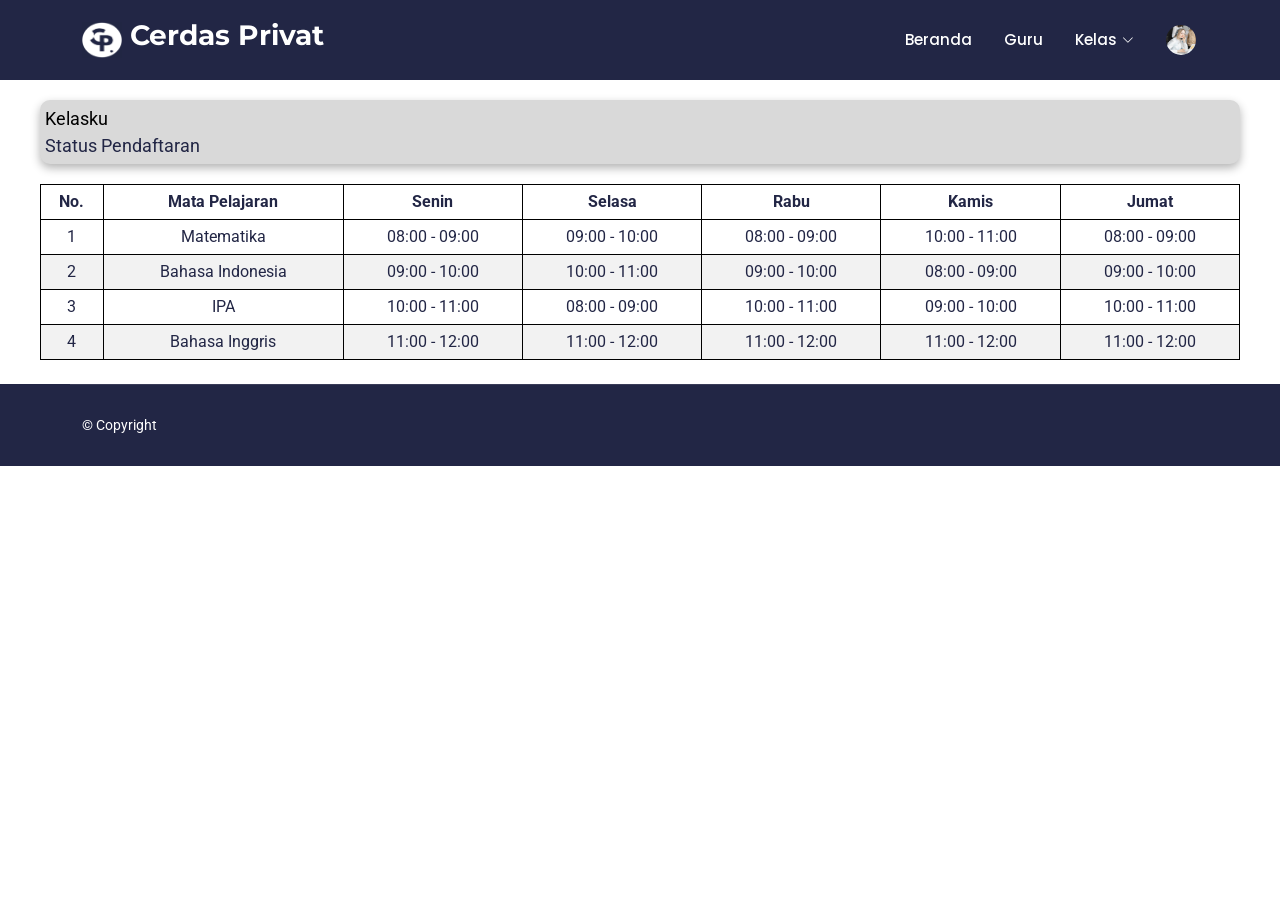
<file: jadwalsis.html>
<!DOCTYPE html>
<html lang="en">

<head>
  <meta charset="utf-8">
  <meta content="width=device-width, initial-scale=1.0" name="viewport">
  <title>Jadwal Siswa</title>
  <meta name="description" content="">
  <meta name="keywords" content="">

  <!-- Favicons -->
  <link href="assets/img/logoCP2.png" rel="icon">
  <link href="assets/img/apple-touch-icon.png" rel="apple-touch-icon">

  <!-- Fonts -->
  <link href="https://fonts.googleapis.com" rel="preconnect">
  <link href="https://fonts.gstatic.com" rel="preconnect" crossorigin>
  <link href="https://fonts.googleapis.com/css2?family=Roboto:ital,wght@0,100;0,300;0,400;0,500;0,700;0,900;1,100;1,300;1,400;1,500;1,700;1,900&family=Montserrat:ital,wght@0,100;0,200;0,300;0,400;0,500;0,600;0,700;0,800;0,900;1,100;1,200;1,300;1,400;1,500;1,600;1,700;1,800;1,900&family=Poppins:ital,wght@0,100;0,200;0,300;0,400;0,500;0,600;0,700;0,800;0,900;1,100;1,200;1,300;1,400;1,500;1,600;1,700;1,800;1,900&display=swap" rel="stylesheet">

  <!-- Vendor CSS Files -->
  <link href="assets/vendor/bootstrap/css/bootstrap.min.css" rel="stylesheet">
  <link href="assets/vendor/bootstrap-icons/bootstrap-icons.css" rel="stylesheet">
  <link href="assets/vendor/aos/aos.css" rel="stylesheet">
  <link href="assets/vendor/glightbox/css/glightbox.min.css" rel="stylesheet">
  <link href="assets/vendor/swiper/swiper-bundle.min.css" rel="stylesheet">

  <!-- Main CSS File -->
  <link href="assets/css/main.css" rel="stylesheet">

  <style>
    table {
      width: 1200px;
      border-collapse: collapse;
      padding: 20px;
      margin: 20px auto;
    }

    table, th, td {
      border: 1px solid #000000;
    }

    th, td {
      padding: 5px;
      text-align: center;
    }

    tr:nth-child(even) {
      background-color: #f2f2f2;
    }
     /* Style untuk kontainer */
     .class-container {
      width: 1200px;
      padding: 5px;
      margin: 100px auto;
      
      border-radius: 10px;
      box-shadow: 0px 4px 10px rgba(0, 0, 0, 0.3);
      background-color: #d9d9d9;
      font-size: 18px;
      color: #000000;
      margin-bottom: 10px; 
    }
  </style>
</head>

<body class="index-page">

  <header id="header" class="header fixed-top">

    <div class="branding d-flex align-items-cente">

      <div class="container position-relative d-flex align-items-center justify-content-between">
        <a href="index.html" class="logo d-flex align-items-center">
          <img src="assets/img/logoCP2.png" alt="" style="width: 40px; height: auto;">
          <h3 class="sitename" style="font-weight: bold;">Cerdas Privat</h3> 
        </a>

        <nav id="navmenu" class="navmenu">
            <ul>
              <li><a href="berandasis.html" class="active">Beranda<br></a></li>
              <li><a href="gurusis.html">Guru</a></li>
              <li class="dropdown"><a href="#"><span>Kelas</span> <i class="bi bi-chevron-down toggle-dropdown"></i></a>
                <ul>
                    <li><a href="jadwalsis.html">Kelas Aktif</a></li>
                    <li><a href="statuspendafsis.html">Status Pendaftaran</a></li>
                  </ul>
              </li>
              <li><a href="profilsis.html">
                <img src="assets/img/services.jpg" alt="User Profile" class="rounded-circle" style="width: 30px; height: 30px; object-fit: cover;">
              </a></li>
            </ul>
            <i class="mobile-nav-toggle d-xl-none bi bi-list"></i>
          </nav>
      </div>
    </div>

  </header>
  <main class="main">
    <div class="class-container">
        <div class="class-title">Kelasku</div>
        <div class="active-class"><a href="statuspendafsis.html">Status Pendaftaran</a></div>
      </div>
        <table>
            <thead>
              <tr>
                <th>No.</th>
                <th>Mata Pelajaran</th>
                <th>Senin</th>
                <th>Selasa</th>
                <th>Rabu</th>
                <th>Kamis</th>
                <th>Jumat</th>
              </tr>
            </thead>
            <tbody>
              <tr>
                <td>1</td>
                <td>Matematika</td>
                <td>08:00 - 09:00</td>
                <td>09:00 - 10:00</td>
                <td>08:00 - 09:00</td>
                <td>10:00 - 11:00</td>
                <td>08:00 - 09:00</td>
              </tr>
              <tr>
                <td>2</td>
                <td>Bahasa Indonesia</td>
                <td>09:00 - 10:00</td>
                <td>10:00 - 11:00</td>
                <td>09:00 - 10:00</td>
                <td>08:00 - 09:00</td>
                <td>09:00 - 10:00</td>
              </tr>
              <tr>
                <td>3</td>
                <td>IPA</td>
                <td>10:00 - 11:00</td>
                <td>08:00 - 09:00</td>
                <td>10:00 - 11:00</td>
                <td>09:00 - 10:00</td>
                <td>10:00 - 11:00</td>
              </tr>
              <tr>
                <td>4</td>
                <td>Bahasa Inggris</td>
                <td>11:00 - 12:00</td>
                <td>11:00 - 12:00</td>
                <td>11:00 - 12:00</td>
                <td>11:00 - 12:00</td>
                <td>11:00 - 12:00</td>
              </tr>
            </tbody>
          </table>
  </main>
  

  <footer id="footer" class="footer accent-background">

    <div class="container copyright mt-4">
      <p>© <span>Copyright</span></p>
    </div>

  </footer>

  <!-- Scroll Top -->
  <a href="#" id="scroll-top" class="scroll-top d-flex align-items-center justify-content-center"><i class="bi bi-arrow-up-short"></i></a>

  <!-- Preloader -->
  <div id="preloader"></div>

  <!-- Vendor JS Files -->
  <script src="assets/vendor/bootstrap/js/bootstrap.bundle.min.js"></script>
  <script src="assets/vendor/php-email-form/validate.js"></script>
  <script src="assets/vendor/aos/aos.js"></script>
  <script src="assets/vendor/glightbox/js/glightbox.min.js"></script>
  <script src="assets/vendor/swiper/swiper-bundle.min.js"></script>
  <script src="assets/vendor/purecounter/purecounter_vanilla.js"></script>
  <script src="assets/vendor/imagesloaded/imagesloaded.pkgd.min.js"></script>
  <script src="assets/vendor/isotope-layout/isotope.pkgd.min.js"></script>

  <!-- Main JS File -->
  <script src="assets/js/main.js"></script>

</body>

</html>
</file>
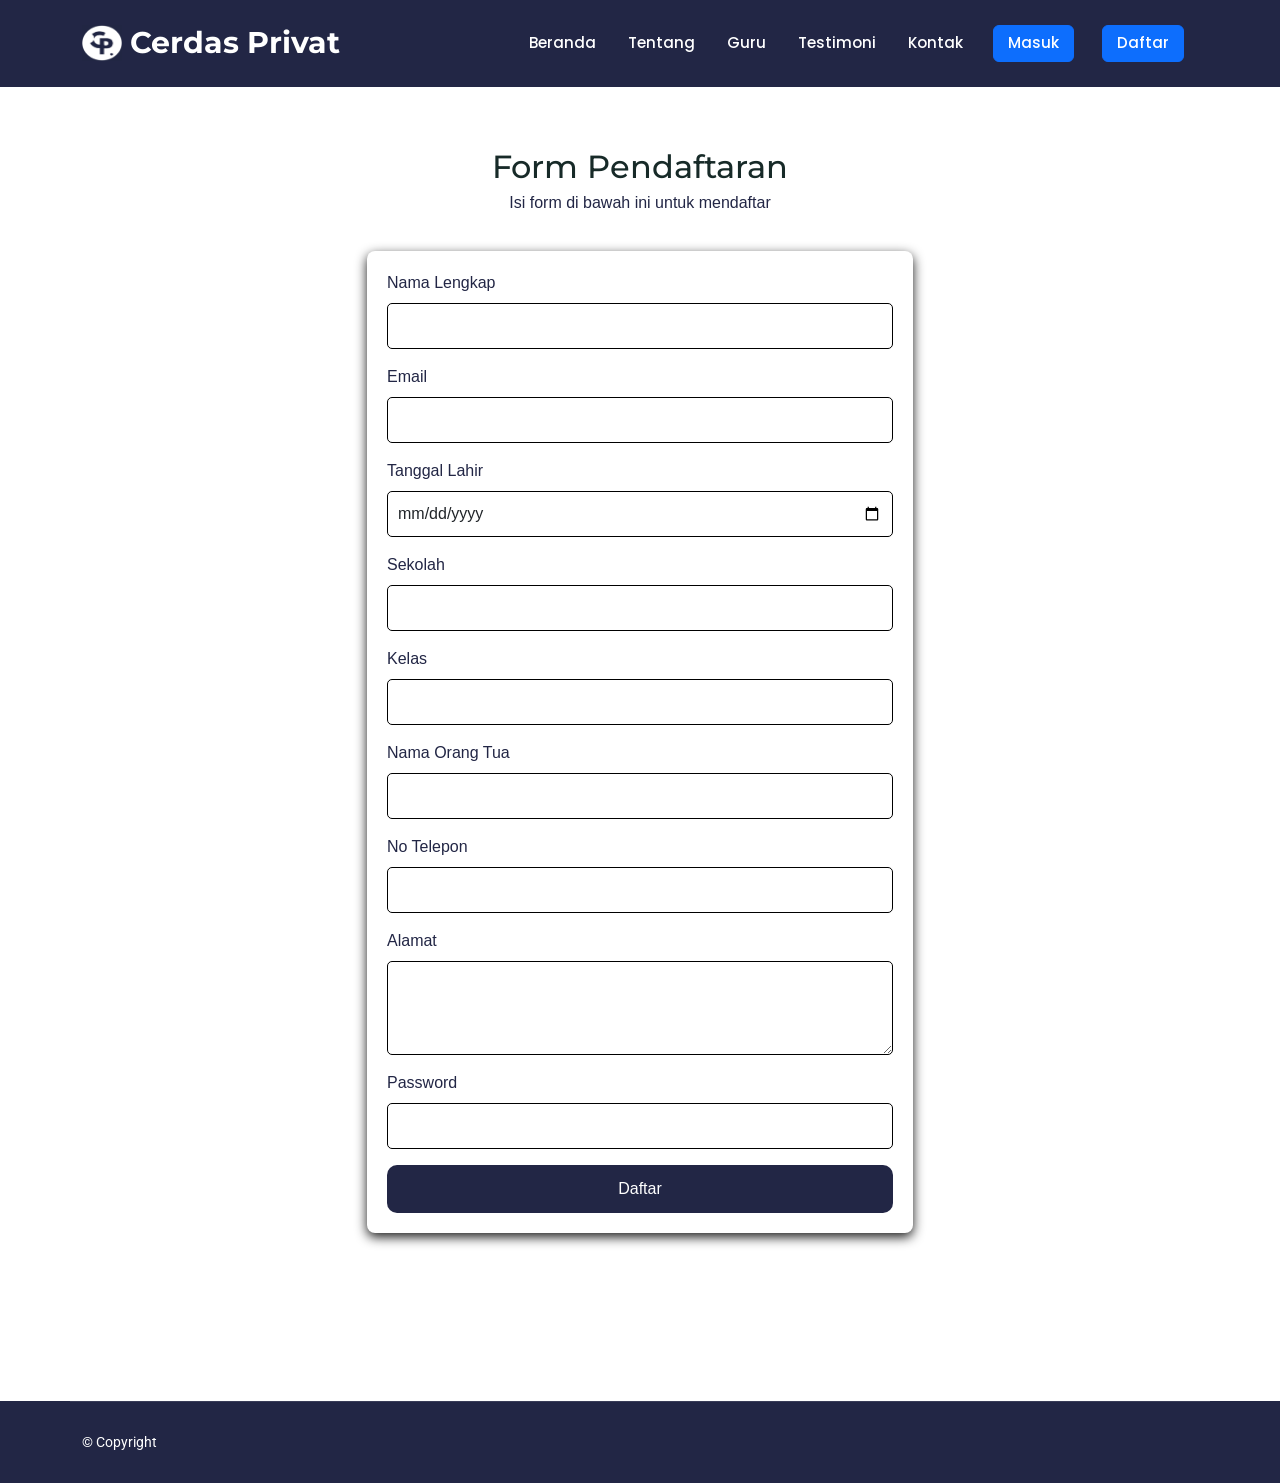
<file: pendaftaransis.html>
<!DOCTYPE html>
<html lang="en">

<head>
  <meta charset="utf-8">
  <meta content="width=device-width, initial-scale=1.0" name="viewport">
  <title>Pendaftaran Siswa</title>
  <meta name="description" content="">
  <meta name="keywords" content="">

  <!-- Favicons -->
  <link href="assets/img/logoCP2.png" rel="icon">
  <link href="assets/img/apple-touch-icon.png" rel="apple-touch-icon">

  <!-- Fonts -->
  <link href="https://fonts.googleapis.com" rel="preconnect">
  <link href="https://fonts.gstatic.com" rel="preconnect" crossorigin>
  <link href="https://fonts.googleapis.com/css2?family=Roboto:ital,wght@0,100;0,300;0,400;0,500;0,700;0,900;1,100;1,300;1,400;1,500;1,700;1,900&family=Montserrat:ital,wght@0,100;0,200;0,300;0,400;0,500;0,600;0,700;0,800;0,900;1,100;1,200;1,300;1,400;1,500;1,600;1,700;1,800;1,900&family=Poppins:ital,wght@0,100;0,200;0,300;0,400;0,500;0,600;0,700;0,800;0,900;1,100;1,200;1,300;1,400;1,500;1,600;1,700;1,800;1,900&display=swap" rel="stylesheet">

  <!-- Vendor CSS Files -->
  <link href="assets/vendor/bootstrap/css/bootstrap.min.css" rel="stylesheet">
  <link href="assets/vendor/bootstrap-icons/bootstrap-icons.css" rel="stylesheet">
  <link href="assets/vendor/aos/aos.css" rel="stylesheet">
  <link href="assets/vendor/glightbox/css/glightbox.min.css" rel="stylesheet">
  <link href="assets/vendor/swiper/swiper-bundle.min.css" rel="stylesheet">

  <!-- Main CSS File -->
  <link href="assets/css/main.css" rel="stylesheet">

  <style>
    
    main {
      font-family: Arial, sans-serif;
      background-color: #f4f4f4;
      margin: 100px auto;
    }
    .form-container {
      margin: 20px auto;
      padding: 20px;
      background-color: white;
      box-shadow: 0 4px 12px rgba(0, 0, 0, 0.9);
      border-radius: 8px;
      max-width: 600px;
    }
      /* Style untuk setiap input dan textarea */
      .form-control {
      width: 100%;
      padding: 10px;
      border: 1px solid #000000; /* Menambahkan border */
      border-radius: 5px; /* Membuat border melengkung */
      box-sizing: border-box; /* Memastikan padding dihitung dalam lebar total */
      margin-bottom: 15px; /* Menambahkan jarak antara input */
    }
    h2 {
      text-align: center;
      margin-bottom: 5px;
    }
    button{
        background-color: #222645; 
        border: none;
        color: white;
        padding: 12px 20px; /* Menyesuaikan padding untuk ukuran */
        font-size: 16px; /* Ukuran font */
        width: 100%; /* Mengatur lebar tombol agar memenuhi kontainer */
        border-radius: 10px; /* Mengatur sudut tombol */
        cursor: pointer; /* Menunjukkan bahwa tombol dapat diklik */
    }
  </style>
</head>

<body class="index-page">

  <header id="header" class="header fixed-top">

    <div class="branding d-flex align-items-cente">

      <div class="container position-relative d-flex align-items-center justify-content-between">
        <a href="index.html" class="logo d-flex align-items-center">
          <img src="assets/img/logoCP2.png" alt="" style="width: 40px; height: auto;">
          <h1 class="sitename">Cerdas Privat</h1> 
        </a>

        <nav id="navmenu" class="navmenu">
          <ul>
            <li><a href="berandasis.html" class="active">Beranda<br></a></li>
            <li><a href="#about">Tentang</a></li>
            <li><a href="gurusis.html">Guru</a></li>
            <li><a href="#about">Testimoni</a></li>
            <li><a href="#about">Kontak</a></li>        
            <li><button type="submit" class="btn btn-primary" ><a href="login siswa.html">Masuk</a></button></li>
            <li><button type="submit" class="btn btn-primary" ><a href="pendaftaransis.html">Daftar</a></button></li>
            <i class="mobile-nav-toggle d-xl-none bi bi-list"></i>
          </ul>
        </nav>
      </div>
    </div>

  </header>
  <main class="main">
    <section id="registration" class="registration py-5">
      <div class="container" data-aos="fade-up">
        <div class="section-header text-center">
          <h2>Form Pendaftaran</h2>
          <p>Isi form di bawah ini untuk mendaftar</p>
        </div>

        <div class="row justify-content-center">
          <div class="col-lg-6">
            <div class="form-container">
              <form action="submit_registration.php" method="post" class="php-email-form">
                <div class="mb-3">
                  <label for="name" class="form-label">Nama Lengkap</label>
                  <input type="text" name="name" class="form-control" id="name" required>
                </div>

                <div class="mb-3">
                  <label for="email" class="form-label">Email</label>
                  <input type="email" name="email" class="form-control" id="email" required>
                </div>

                <div class="mb-3">
                  <label for="birthdate" class="form-label">Tanggal Lahir</label>
                  <input type="date" name="birthdate" class="form-control" id="birthdate" required>
                </div>

                <div class="mb-3">
                  <label for="school" class="form-label">Sekolah</label>
                  <input type="text" name="school" class="form-control" id="school" required>
                </div>

                <div class="mb-3">
                  <label for="grade" class="form-label">Kelas</label>
                  <input type="text" name="grade" class="form-control" id="grade" required>
                </div>

                <div class="mb-3">
                  <label for="parent_name" class="form-label">Nama Orang Tua</label>
                  <input type="text" name="parent_name" class="form-control" id="parent_name" required>
                </div>

                <div class="mb-3">
                  <label for="phone" class="form-label">No Telepon</label>
                  <input type="tel" name="phone" class="form-control" id="phone" required>
                </div>

                <div class="mb-3">
                  <label for="address" class="form-label">Alamat</label>
                  <textarea name="address" class="form-control" id="address" rows="3" required></textarea>
                </div>

                <div class="mb-3">
                  <label for="password" class="form-label">Password</label>
                  <input type="password" name="password" class="form-control" id="password" required>
                </div>

                <div class="text-center">
                    <button type="submit" class="button btn-primary"> Daftar</button>
                  </div>
              </form>
            </div> <!-- .form-container -->
          </div>
        </div>
      </div>
    </section>
  </main>
  

  <footer id="footer" class="footer accent-background">

    <div class="container copyright mt-4">
      <p>© <span>Copyright</span></p>
    </div>

  </footer>

  <!-- Scroll Top -->
  <a href="#" id="scroll-top" class="scroll-top d-flex align-items-center justify-content-center"><i class="bi bi-arrow-up-short"></i></a>

  <!-- Preloader -->
  <div id="preloader"></div>

  <!-- Vendor JS Files -->
  <script src="assets/vendor/bootstrap/js/bootstrap.bundle.min.js"></script>
  <script src="assets/vendor/php-email-form/validate.js"></script>
  <script src="assets/vendor/aos/aos.js"></script>
  <script src="assets/vendor/glightbox/js/glightbox.min.js"></script>
  <script src="assets/vendor/swiper/swiper-bundle.min.js"></script>
  <script src="assets/vendor/purecounter/purecounter_vanilla.js"></script>
  <script src="assets/vendor/imagesloaded/imagesloaded.pkgd.min.js"></script>
  <script src="assets/vendor/isotope-layout/isotope.pkgd.min.js"></script>

  <!-- Main JS File -->
  <script src="assets/js/main.js"></script>

</body>

</html>
</file>
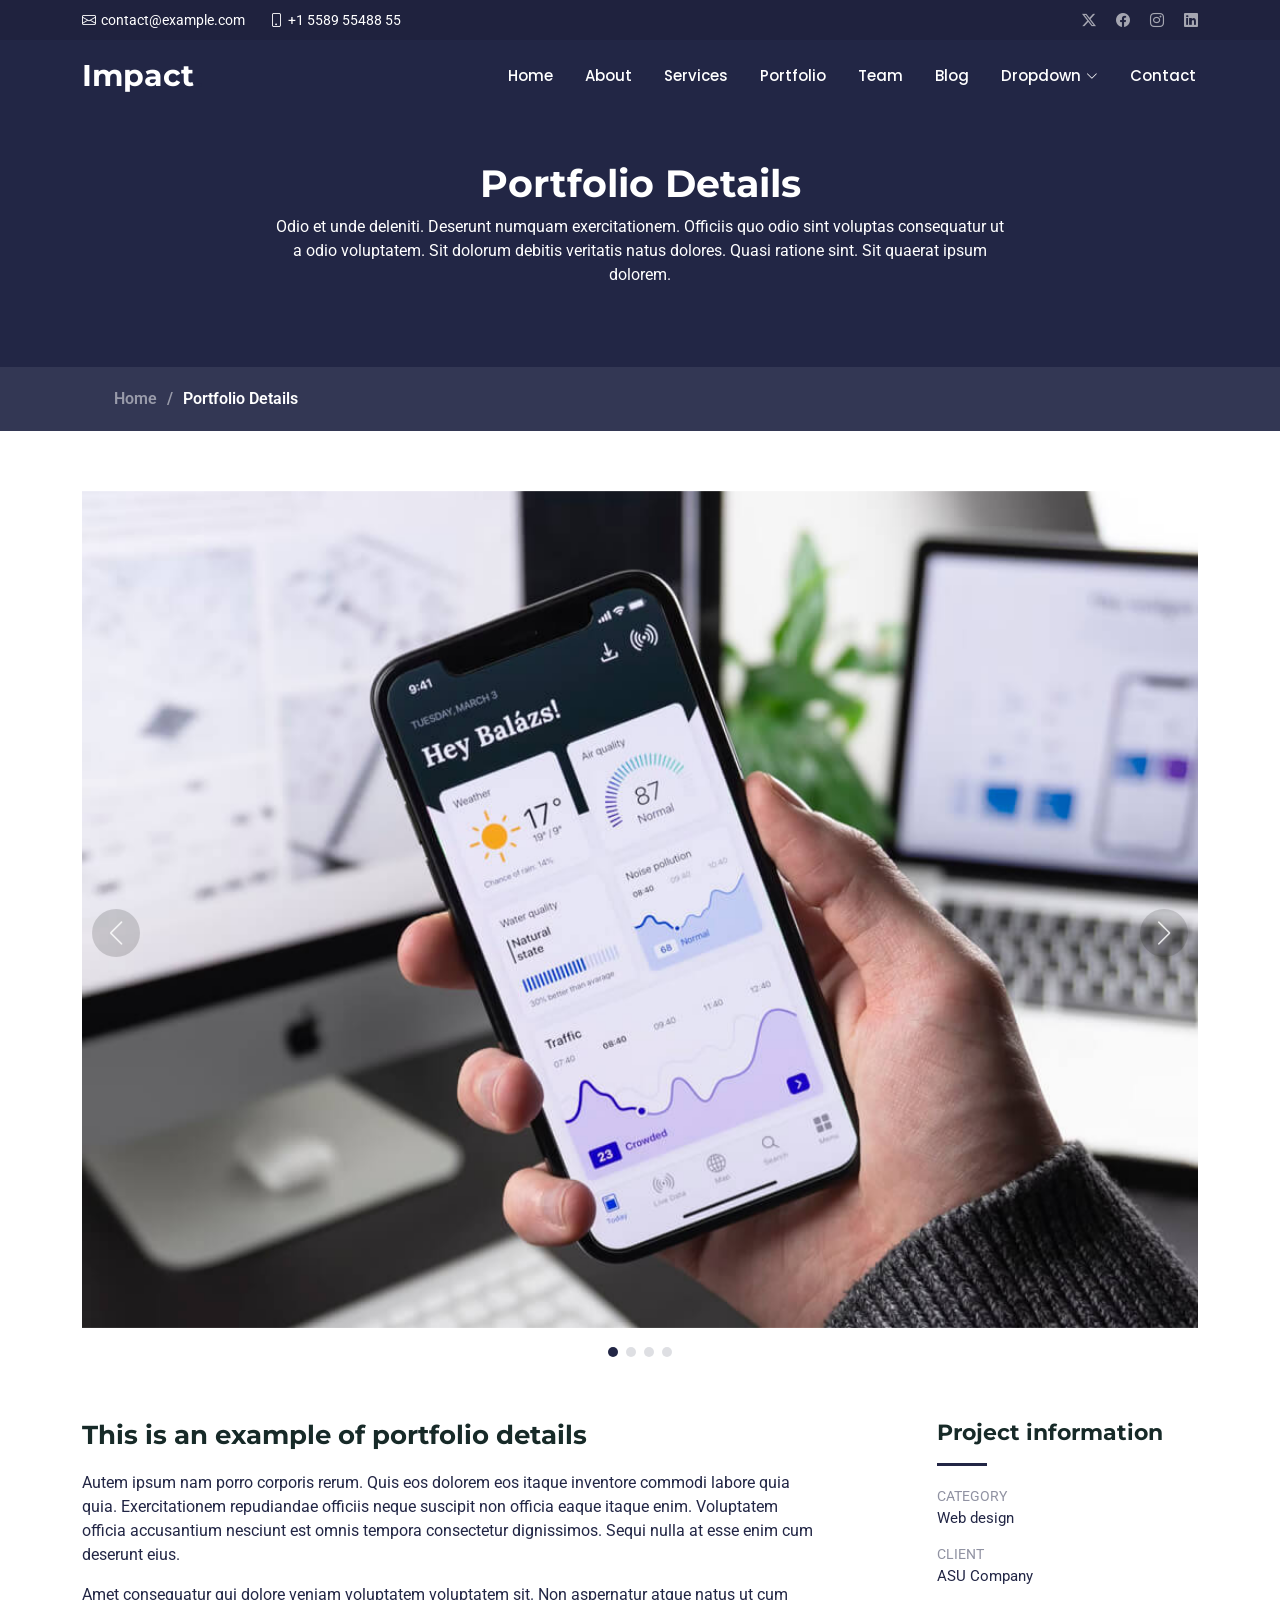
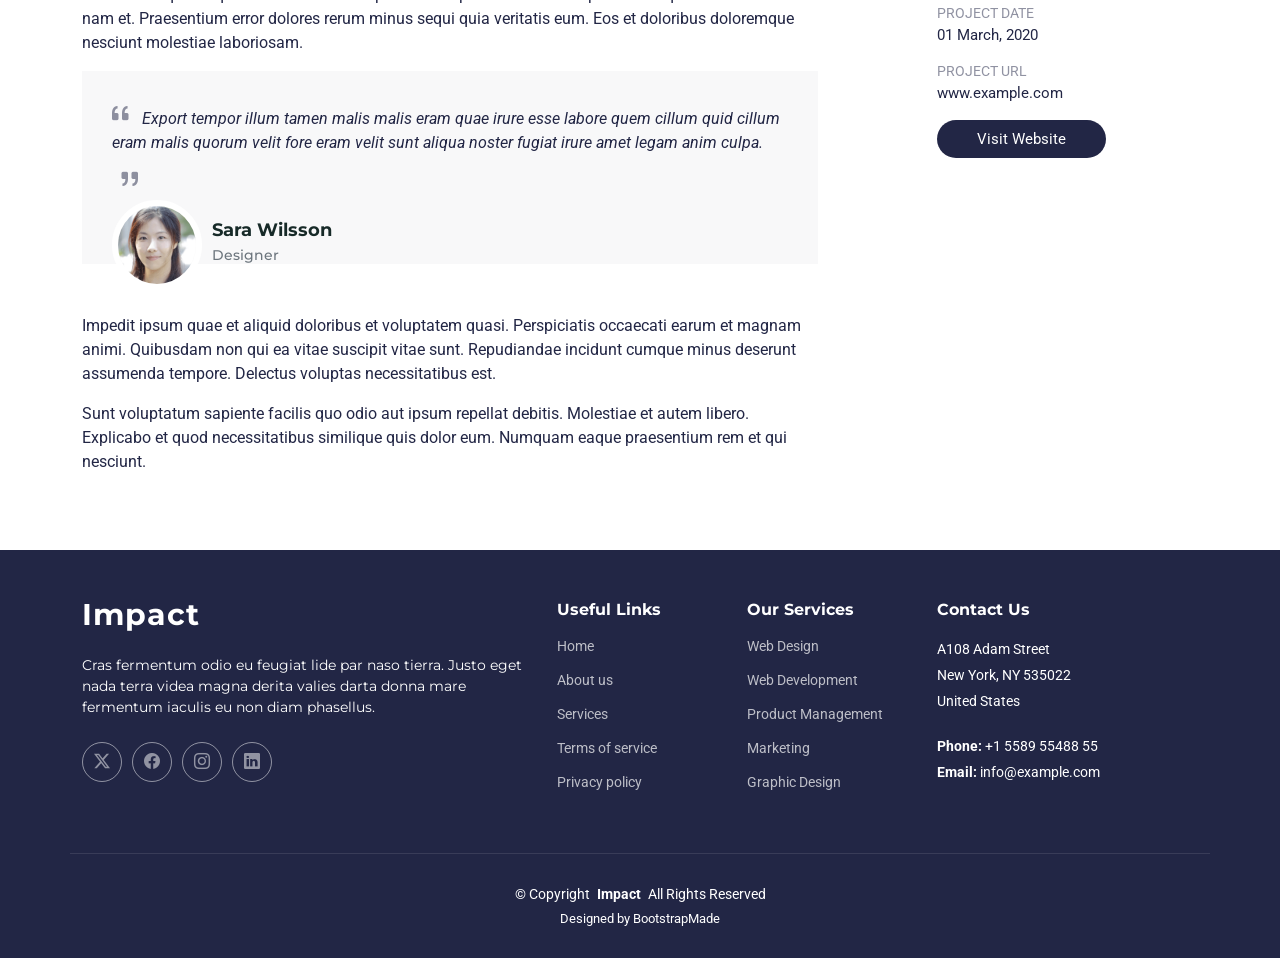
<file: portfolio-details.html>
<!DOCTYPE html>
<html lang="en">

<head>
  <meta charset="utf-8">
  <meta content="width=device-width, initial-scale=1.0" name="viewport">
  <title>Portfolio Details - Impact Bootstrap Template</title>
  <meta name="description" content="">
  <meta name="keywords" content="">

  <!-- Favicons -->
  <link href="assets/img/favicon.png" rel="icon">
  <link href="assets/img/apple-touch-icon.png" rel="apple-touch-icon">

  <!-- Fonts -->
  <link href="https://fonts.googleapis.com" rel="preconnect">
  <link href="https://fonts.gstatic.com" rel="preconnect" crossorigin>
  <link href="https://fonts.googleapis.com/css2?family=Roboto:ital,wght@0,100;0,300;0,400;0,500;0,700;0,900;1,100;1,300;1,400;1,500;1,700;1,900&family=Montserrat:ital,wght@0,100;0,200;0,300;0,400;0,500;0,600;0,700;0,800;0,900;1,100;1,200;1,300;1,400;1,500;1,600;1,700;1,800;1,900&family=Poppins:ital,wght@0,100;0,200;0,300;0,400;0,500;0,600;0,700;0,800;0,900;1,100;1,200;1,300;1,400;1,500;1,600;1,700;1,800;1,900&display=swap" rel="stylesheet">

  <!-- Vendor CSS Files -->
  <link href="assets/vendor/bootstrap/css/bootstrap.min.css" rel="stylesheet">
  <link href="assets/vendor/bootstrap-icons/bootstrap-icons.css" rel="stylesheet">
  <link href="assets/vendor/aos/aos.css" rel="stylesheet">
  <link href="assets/vendor/glightbox/css/glightbox.min.css" rel="stylesheet">
  <link href="assets/vendor/swiper/swiper-bundle.min.css" rel="stylesheet">

  <!-- Main CSS File -->
  <link href="assets/css/main.css" rel="stylesheet">

  <!-- =======================================================
  * Template Name: Impact
  * Template URL: https://bootstrapmade.com/impact-bootstrap-business-website-template/
  * Updated: Aug 07 2024 with Bootstrap v5.3.3
  * Author: BootstrapMade.com
  * License: https://bootstrapmade.com/license/
  ======================================================== -->
</head>

<body class="portfolio-details-page">

  <header id="header" class="header fixed-top">

    <div class="topbar d-flex align-items-center">
      <div class="container d-flex justify-content-center justify-content-md-between">
        <div class="contact-info d-flex align-items-center">
          <i class="bi bi-envelope d-flex align-items-center"><a href="mailto:contact@example.com">contact@example.com</a></i>
          <i class="bi bi-phone d-flex align-items-center ms-4"><span>+1 5589 55488 55</span></i>
        </div>
        <div class="social-links d-none d-md-flex align-items-center">
          <a href="#" class="twitter"><i class="bi bi-twitter-x"></i></a>
          <a href="#" class="facebook"><i class="bi bi-facebook"></i></a>
          <a href="#" class="instagram"><i class="bi bi-instagram"></i></a>
          <a href="#" class="linkedin"><i class="bi bi-linkedin"></i></a>
        </div>
      </div>
    </div><!-- End Top Bar -->

    <div class="branding d-flex align-items-cente">

      <div class="container position-relative d-flex align-items-center justify-content-between">
        <a href="index.html" class="logo d-flex align-items-center">
          <!-- Uncomment the line below if you also wish to use an image logo -->
          <!-- <img src="assets/img/logo.png" alt=""> -->
          <h1 class="sitename">Impact</h1>
          <span>.</span>
        </a>

        <nav id="navmenu" class="navmenu">
          <ul>
            <li><a href="#hero">Home<br></a></li>
            <li><a href="#about">About</a></li>
            <li><a href="#services">Services</a></li>
            <li><a href="#portfolio">Portfolio</a></li>
            <li><a href="#team">Team</a></li>
            <li><a href="blog.html">Blog</a></li>
            <li class="dropdown"><a href="#"><span>Dropdown</span> <i class="bi bi-chevron-down toggle-dropdown"></i></a>
              <ul>
                <li><a href="#">Dropdown 1</a></li>
                <li class="dropdown"><a href="#"><span>Deep Dropdown</span> <i class="bi bi-chevron-down toggle-dropdown"></i></a>
                  <ul>
                    <li><a href="#">Deep Dropdown 1</a></li>
                    <li><a href="#">Deep Dropdown 2</a></li>
                    <li><a href="#">Deep Dropdown 3</a></li>
                    <li><a href="#">Deep Dropdown 4</a></li>
                    <li><a href="#">Deep Dropdown 5</a></li>
                  </ul>
                </li>
                <li><a href="#">Dropdown 2</a></li>
                <li><a href="#">Dropdown 3</a></li>
                <li><a href="#">Dropdown 4</a></li>
              </ul>
            </li>
            <li><a href="#contact">Contact</a></li>
          </ul>
          <i class="mobile-nav-toggle d-xl-none bi bi-list"></i>
        </nav>

      </div>

    </div>

  </header>

  <main class="main">

    <!-- Page Title -->
    <div class="page-title">
      <div class="heading">
        <div class="container">
          <div class="row d-flex justify-content-center text-center">
            <div class="col-lg-8">
              <h1>Portfolio Details</h1>
              <p class="mb-0">Odio et unde deleniti. Deserunt numquam exercitationem. Officiis quo odio sint voluptas consequatur ut a odio voluptatem. Sit dolorum debitis veritatis natus dolores. Quasi ratione sint. Sit quaerat ipsum dolorem.</p>
            </div>
          </div>
        </div>
      </div>
      <nav class="breadcrumbs">
        <div class="container">
          <ol>
            <li><a href="index.html">Home</a></li>
            <li class="current">Portfolio Details</li>
          </ol>
        </div>
      </nav>
    </div><!-- End Page Title -->

    <!-- Portfolio Details Section -->
    <section id="portfolio-details" class="portfolio-details section">

      <div class="container" data-aos="fade-up">

        <div class="portfolio-details-slider swiper init-swiper">
          <script type="application/json" class="swiper-config">
            {
              "loop": true,
              "speed": 600,
              "autoplay": {
                "delay": 5000
              },
              "slidesPerView": "auto",
              "navigation": {
                "nextEl": ".swiper-button-next",
                "prevEl": ".swiper-button-prev"
              },
              "pagination": {
                "el": ".swiper-pagination",
                "type": "bullets",
                "clickable": true
              }
            }
          </script>
          <div class="swiper-wrapper align-items-center">

            <div class="swiper-slide">
              <img src="assets/img/portfolio/app-1.jpg" alt="">
            </div>

            <div class="swiper-slide">
              <img src="assets/img/portfolio/product-1.jpg" alt="">
            </div>

            <div class="swiper-slide">
              <img src="assets/img/portfolio/branding-1.jpg" alt="">
            </div>

            <div class="swiper-slide">
              <img src="assets/img/portfolio/books-1.jpg" alt="">
            </div>

          </div>
          <div class="swiper-button-prev"></div>
          <div class="swiper-button-next"></div>
          <div class="swiper-pagination"></div>
        </div>

        <div class="row justify-content-between gy-4 mt-4">

          <div class="col-lg-8" data-aos="fade-up">
            <div class="portfolio-description">
              <h2>This is an example of portfolio details</h2>
              <p>
                Autem ipsum nam porro corporis rerum. Quis eos dolorem eos itaque inventore commodi labore quia quia. Exercitationem repudiandae officiis neque suscipit non officia eaque itaque enim. Voluptatem officia accusantium nesciunt est omnis tempora consectetur dignissimos. Sequi nulla at esse enim cum deserunt eius.
              </p>
              <p>
                Amet consequatur qui dolore veniam voluptatem voluptatem sit. Non aspernatur atque natus ut cum nam et. Praesentium error dolores rerum minus sequi quia veritatis eum. Eos et doloribus doloremque nesciunt molestiae laboriosam.
              </p>

              <div class="testimonial-item">
                <p>
                  <i class="bi bi-quote quote-icon-left"></i>
                  <span>Export tempor illum tamen malis malis eram quae irure esse labore quem cillum quid cillum eram malis quorum velit fore eram velit sunt aliqua noster fugiat irure amet legam anim culpa.</span>
                  <i class="bi bi-quote quote-icon-right"></i>
                </p>
                <div>
                  <img src="assets/img/testimonials/testimonials-2.jpg" class="testimonial-img" alt="">
                  <h3>Sara Wilsson</h3>
                  <h4>Designer</h4>
                </div>
              </div>

              <p>
                Impedit ipsum quae et aliquid doloribus et voluptatem quasi. Perspiciatis occaecati earum et magnam animi. Quibusdam non qui ea vitae suscipit vitae sunt. Repudiandae incidunt cumque minus deserunt assumenda tempore. Delectus voluptas necessitatibus est.
              </p>

              <p>
                Sunt voluptatum sapiente facilis quo odio aut ipsum repellat debitis. Molestiae et autem libero. Explicabo et quod necessitatibus similique quis dolor eum. Numquam eaque praesentium rem et qui nesciunt.
              </p>

            </div>
          </div>

          <div class="col-lg-3" data-aos="fade-up" data-aos-delay="100">
            <div class="portfolio-info">
              <h3>Project information</h3>
              <ul>
                <li><strong>Category</strong> Web design</li>
                <li><strong>Client</strong> ASU Company</li>
                <li><strong>Project date</strong> 01 March, 2020</li>
                <li><strong>Project URL</strong> <a href="#">www.example.com</a></li>
                <li><a href="#" class="btn-visit align-self-start">Visit Website</a></li>
              </ul>
            </div>
          </div>

        </div>

      </div>

    </section><!-- /Portfolio Details Section -->

  </main>

  <footer id="footer" class="footer accent-background">

    <div class="container footer-top">
      <div class="row gy-4">
        <div class="col-lg-5 col-md-12 footer-about">
          <a href="index.html" class="logo d-flex align-items-center">
            <span class="sitename">Impact</span>
          </a>
          <p>Cras fermentum odio eu feugiat lide par naso tierra. Justo eget nada terra videa magna derita valies darta donna mare fermentum iaculis eu non diam phasellus.</p>
          <div class="social-links d-flex mt-4">
            <a href=""><i class="bi bi-twitter-x"></i></a>
            <a href=""><i class="bi bi-facebook"></i></a>
            <a href=""><i class="bi bi-instagram"></i></a>
            <a href=""><i class="bi bi-linkedin"></i></a>
          </div>
        </div>

        <div class="col-lg-2 col-6 footer-links">
          <h4>Useful Links</h4>
          <ul>
            <li><a href="#">Home</a></li>
            <li><a href="#">About us</a></li>
            <li><a href="#">Services</a></li>
            <li><a href="#">Terms of service</a></li>
            <li><a href="#">Privacy policy</a></li>
          </ul>
        </div>

        <div class="col-lg-2 col-6 footer-links">
          <h4>Our Services</h4>
          <ul>
            <li><a href="#">Web Design</a></li>
            <li><a href="#">Web Development</a></li>
            <li><a href="#">Product Management</a></li>
            <li><a href="#">Marketing</a></li>
            <li><a href="#">Graphic Design</a></li>
          </ul>
        </div>

        <div class="col-lg-3 col-md-12 footer-contact text-center text-md-start">
          <h4>Contact Us</h4>
          <p>A108 Adam Street</p>
          <p>New York, NY 535022</p>
          <p>United States</p>
          <p class="mt-4"><strong>Phone:</strong> <span>+1 5589 55488 55</span></p>
          <p><strong>Email:</strong> <span>info@example.com</span></p>
        </div>

      </div>
    </div>

    <div class="container copyright text-center mt-4">
      <p>© <span>Copyright</span> <strong class="px-1 sitename">Impact</strong> <span>All Rights Reserved</span></p>
      <div class="credits">
        <!-- All the links in the footer should remain intact. -->
        <!-- You can delete the links only if you've purchased the pro version. -->
        <!-- Licensing information: https://bootstrapmade.com/license/ -->
        <!-- Purchase the pro version with working PHP/AJAX contact form: [buy-url] -->
        Designed by <a href="https://bootstrapmade.com/">BootstrapMade</a>
      </div>
    </div>

  </footer>

  <!-- Scroll Top -->
  <a href="#" id="scroll-top" class="scroll-top d-flex align-items-center justify-content-center"><i class="bi bi-arrow-up-short"></i></a>

  <!-- Preloader -->
  <div id="preloader"></div>

  <!-- Vendor JS Files -->
  <script src="assets/vendor/bootstrap/js/bootstrap.bundle.min.js"></script>
  <script src="assets/vendor/php-email-form/validate.js"></script>
  <script src="assets/vendor/aos/aos.js"></script>
  <script src="assets/vendor/glightbox/js/glightbox.min.js"></script>
  <script src="assets/vendor/swiper/swiper-bundle.min.js"></script>
  <script src="assets/vendor/purecounter/purecounter_vanilla.js"></script>
  <script src="assets/vendor/imagesloaded/imagesloaded.pkgd.min.js"></script>
  <script src="assets/vendor/isotope-layout/isotope.pkgd.min.js"></script>

  <!-- Main JS File -->
  <script src="assets/js/main.js"></script>

</body>

</html>
</file>
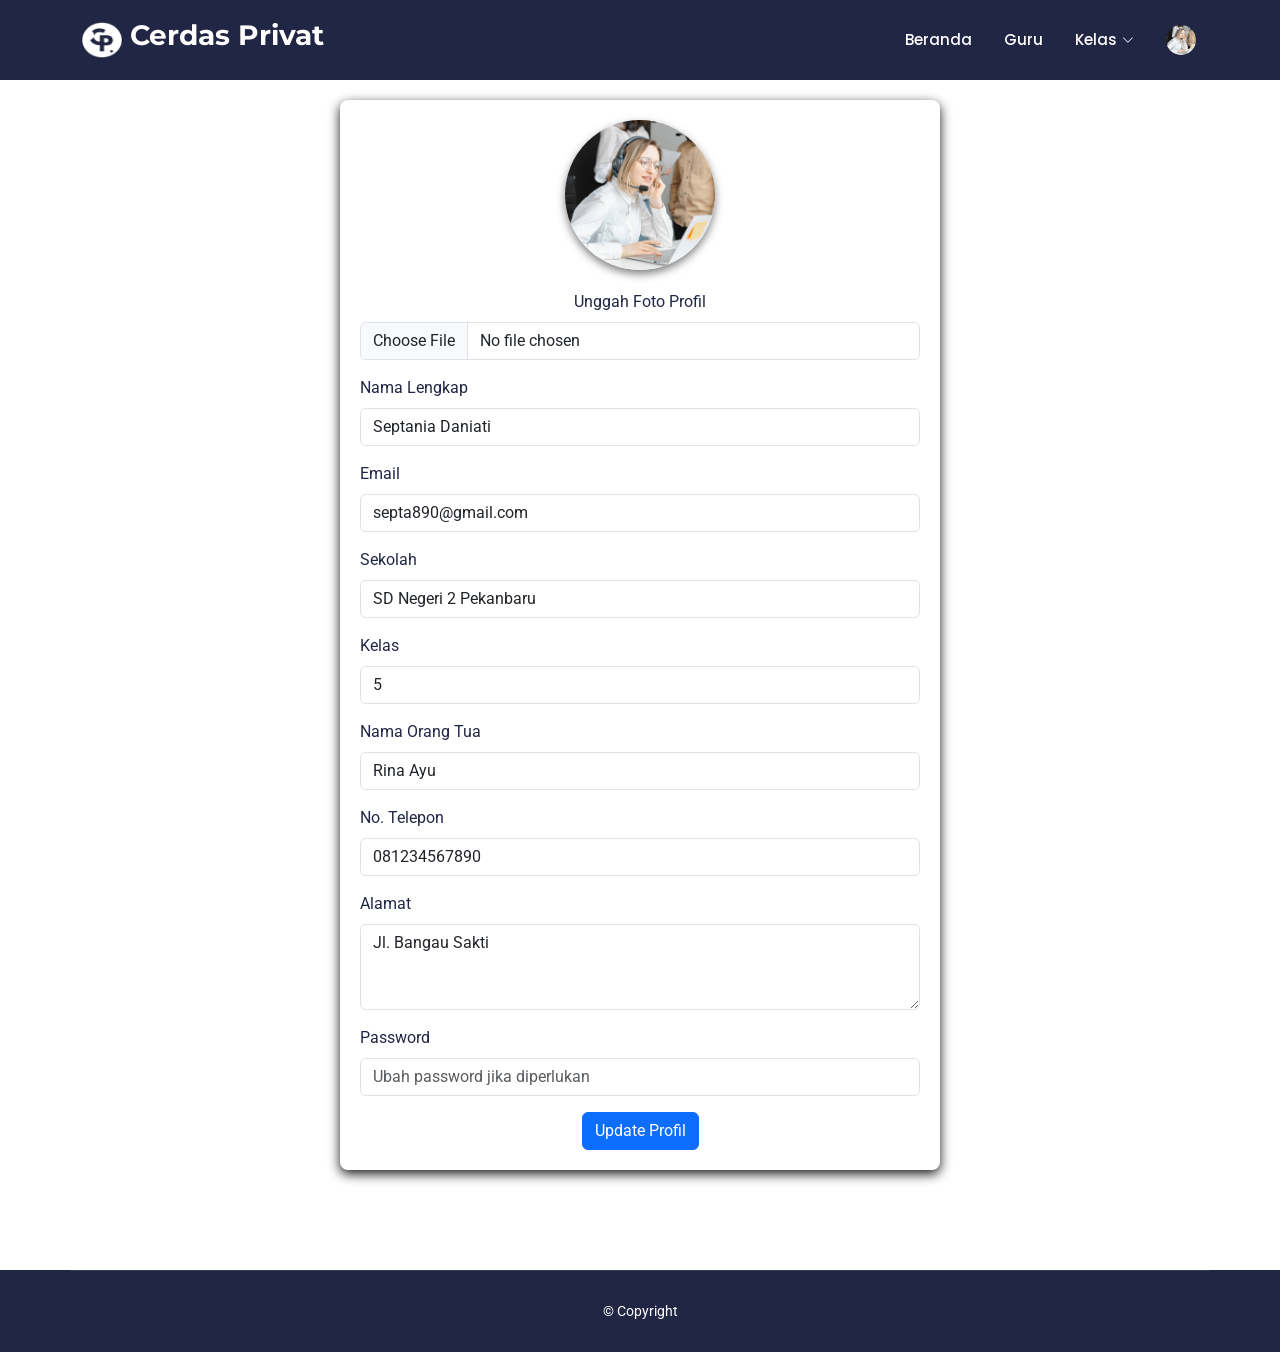
<file: profilsis.html>
<!DOCTYPE html>
<html lang="en">

<head>
  <meta charset="utf-8">
  <meta content="width=device-width, initial-scale=1.0" name="viewport">
  <title>Profil Siswa</title>
  <meta name="description" content="">
  <meta name="keywords" content="">

  <!-- Favicons -->
  <link href="assets/img/logoCP2.png" rel="icon">
  <link href="assets/img/apple-touch-icon.png" rel="apple-touch-icon">

  <!-- Fonts -->
  <link href="https://fonts.googleapis.com" rel="preconnect">
  <link href="https://fonts.gstatic.com" rel="preconnect" crossorigin>
  <link href="https://fonts.googleapis.com/css2?family=Roboto:ital,wght@0,100;0,300;0,400;0,500;0,700;0,900;1,100;1,300;1,400;1,500;1,700;1,900&family=Montserrat:ital,wght@0,100;0,200;0,300;0,400;0,500;0,600;0,700;0,800;0,900;1,100;1,200;1,300;1,400;1,500;1,600;1,700;1,800;1,900&family=Poppins:ital,wght@0,100;0,200;0,300;0,400;0,500;0,600;0,700;0,800;0,900;1,100;1,200;1,300;1,400;1,500;1,600;1,700;1,800;1,900&display=swap" rel="stylesheet">

  <!-- Vendor CSS Files -->
  <link href="assets/vendor/bootstrap/css/bootstrap.min.css" rel="stylesheet">
  <link href="assets/vendor/bootstrap-icons/bootstrap-icons.css" rel="stylesheet">
  <link href="assets/vendor/aos/aos.css" rel="stylesheet">
  <link href="assets/vendor/glightbox/css/glightbox.min.css" rel="stylesheet">
  <link href="assets/vendor/swiper/swiper-bundle.min.css" rel="stylesheet">

  <!-- Main CSS File -->
  <link href="assets/css/main.css" rel="stylesheet">

  <!-- =======================================================
  * Template Name: Impact
  * Template URL: https://bootstrapmade.com/impact-bootstrap-business-website-template/
  * Updated: Aug 07 2024 with Bootstrap v5.3.3
  * Author: BootstrapMade.com
  * License: https://bootstrapmade.com/license/
  ======================================================== -->
  <style>
    profil-siswa {
      font-family: Arial, sans-serif;
      background-color: #f4f4f4;
      margin-top: 50px auto;
    }
    .form-container {
      margin: 100px auto;
      padding: 20px;
      background-color: white;
      box-shadow: 0 4px 12px rgba(0, 0, 0, 0.9);
      border-radius: 8px;
      max-width: 600px;
    }
  
    .profile-pic {
      display: block;
      margin: 0 auto 20px;
      width: 150px;
      height: 150px;
      border-radius: 50%;
      object-fit: cover;
      box-shadow: 0 4px 8px rgba(0, 0, 0, 0.5);
    }
  </style>
</head>

<body class="index-page">

  <header id="header" class="header fixed-top">

    <div class="branding d-flex align-items-center">

      <div class="container position-relative d-flex align-items-center justify-content-between">
        <!-- Logo cerdas privat -->
        <a href="index.html" class="logo d-flex align-items-center">
          <img src="assets/img/logoCP2.png" alt="" style="width: 40px; height: auto;">
          <h3 class="sitename" style="font-weight: bold;">Cerdas Privat</h3> 
        </a>

        <nav id="navmenu" class="navmenu">
          <ul>
            <li><a href="berandasis.html" class="active">Beranda<br></a></li>
            <li><a href="gurusis.html">Guru</a></li>
            <li class="dropdown"><a href="#"><span>Kelas</span> <i class="bi bi-chevron-down toggle-dropdown"></i></a>
              <ul>
                <li><a href="jadwalsis.html">Kelas Aktif</a></li>
                <li><a href="statuspendafsis.html">Status Pendaftaran</a></li>
              </ul>
            </li>
            <li><a href="profilsis.html">
                <img src="assets/img/services.jpg" alt="User Profile" class="rounded-circle" style="width: 30px; height: 30px; object-fit: cover;">
              </a></li>
          </ul>
          <i class="mobile-nav-toggle d-xl-none bi bi-list"></i>
        </nav>

      </div>

    </div>

  </header>
  <main class="profil-siswa">
    <div class="form-container">

        <!-- Foto Profil -->
        <div class="text-center">
          <img src="assets/img/services.jpg" alt="Foto Profil" class="profile-pic" id="profile-pic-preview">
          <div class="mb-3">
            <label for="profile-pic" class="form-label">Unggah Foto Profil</label>
            <input class="form-control" type="file" id="profile-pic" name="profile-pic" accept="image/*" onchange="previewImage(event)">
          </div>
        </div>
      
        <!-- Form Profil -->
        <form action="update_profile.php" method="post" enctype="multipart/form-data">
          <div class="mb-3">
            <label for="name" class="form-label">Nama Lengkap</label>
            <input type="text" class="form-control" id="name" name="name" value="Septania Daniati" required>
          </div>
      
          <div class="mb-3">
            <label for="email" class="form-label">Email</label>
            <input type="email" class="form-control" id="email" name="email" value="septa890@gmail.com" required>
          </div>
      
          <div class="mb-3">
            <label for="school" class="form-label">Sekolah</label>
            <input type="text" class="form-control" id="school" name="school" value="SD Negeri 2 Pekanbaru" required>
          </div>
      
          <div class="mb-3">
            <label for="grade" class="form-label">Kelas</label>
            <input type="text" class="form-control" id="grade" name="grade" value="5" required>
          </div>
      
          <div class="mb-3">
            <label for="parent_name" class="form-label">Nama Orang Tua</label>
            <input type="text" class="form-control" id="parent_name" name="parent_name" value="Rina Ayu" required>
          </div>
      
          <div class="mb-3">
            <label for="phone" class="form-label">No. Telepon</label>
            <input type="tel" class="form-control" id="phone" name="phone" value="081234567890" required>
          </div>
      
          <div class="mb-3">
            <label for="address" class="form-label">Alamat</label>
            <textarea class="form-control" id="address" name="address" rows="3" required>Jl. Bangau Sakti</textarea>
          </div>
      
          <div class="mb-3">
            <label for="password" class="form-label">Password</label>
            <input type="password" class="form-control" id="password" name="password" placeholder="Ubah password jika diperlukan">
          </div>
      
          <div class="text-center">
            <button type="submit" class="btn btn-primary">Update Profil</button>
          </div>
        </form>
      </div>
      
  </main>
  <script>
    // Fungsi untuk menampilkan preview foto profil yang diupload
    function previewImage(event) {
      var reader = new FileReader();
      reader.onload = function(){
        var output = document.getElementById('profile-pic-preview');
        output.src = reader.result;
      };
      reader.readAsDataURL(event.target.files[0]);
    }
  </script>
  
 


  <footer id="footer" class="footer accent-background">

    <div class="container copyright text-center mt-4">
      <p>© <span>Copyright</span></p>
    </div>

  </footer>

  <!-- Scroll Top -->
  <a href="#" id="scroll-top" class="scroll-top d-flex align-items-center justify-content-center"><i class="bi bi-arrow-up-short"></i></a>

  <!-- Preloader -->
  <div id="preloader"></div>

  <!-- Vendor JS Files -->
  <script src="assets/vendor/bootstrap/js/bootstrap.bundle.min.js"></script>
  <script src="assets/vendor/php-email-form/validate.js"></script>
  <script src="assets/vendor/aos/aos.js"></script>
  <script src="assets/vendor/glightbox/js/glightbox.min.js"></script>
  <script src="assets/vendor/swiper/swiper-bundle.min.js"></script>
  <script src="assets/vendor/purecounter/purecounter_vanilla.js"></script>
  <script src="assets/vendor/imagesloaded/imagesloaded.pkgd.min.js"></script>
  <script src="assets/vendor/isotope-layout/isotope.pkgd.min.js"></script>

  <!-- Main JS File -->
  <script src="assets/js/main.js"></script>

</body>

</html>
</file>
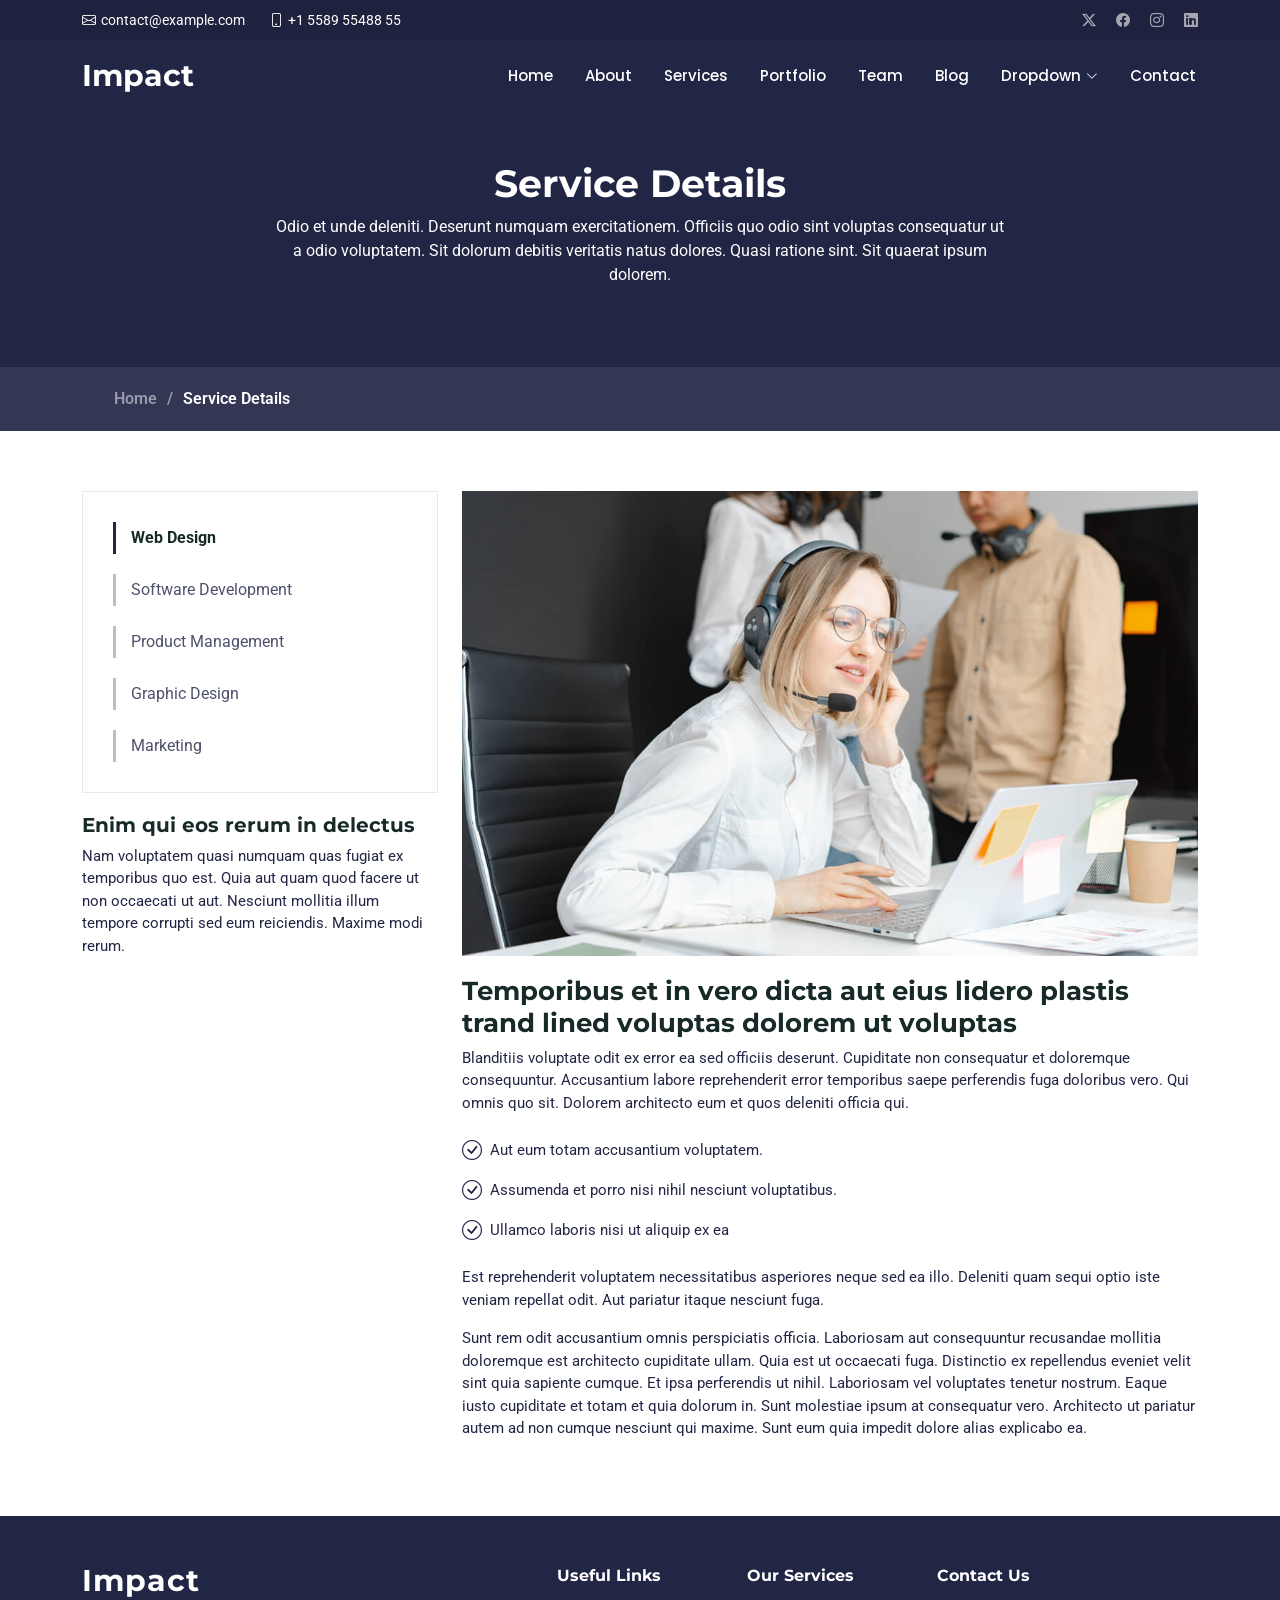
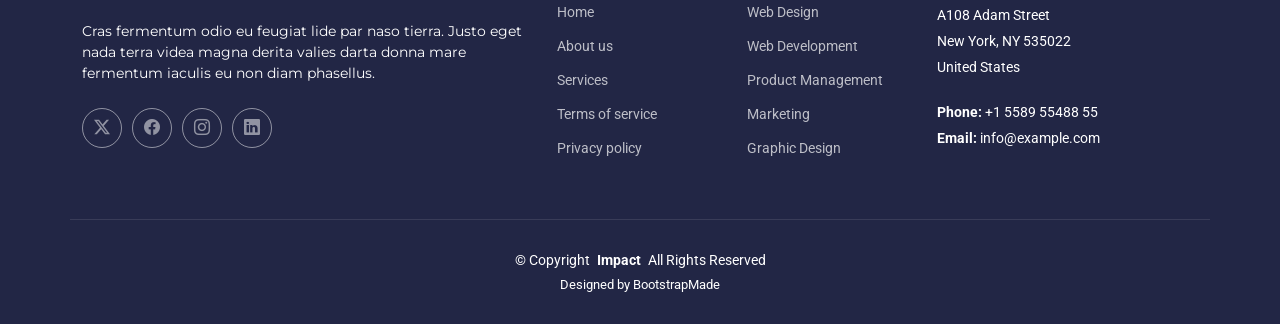
<file: service-details.html>
<!DOCTYPE html>
<html lang="en">

<head>
  <meta charset="utf-8">
  <meta content="width=device-width, initial-scale=1.0" name="viewport">
  <title>Service Details - Impact Bootstrap Template</title>
  <meta name="description" content="">
  <meta name="keywords" content="">

  <!-- Favicons -->
  <link href="assets/img/favicon.png" rel="icon">
  <link href="assets/img/apple-touch-icon.png" rel="apple-touch-icon">

  <!-- Fonts -->
  <link href="https://fonts.googleapis.com" rel="preconnect">
  <link href="https://fonts.gstatic.com" rel="preconnect" crossorigin>
  <link href="https://fonts.googleapis.com/css2?family=Roboto:ital,wght@0,100;0,300;0,400;0,500;0,700;0,900;1,100;1,300;1,400;1,500;1,700;1,900&family=Montserrat:ital,wght@0,100;0,200;0,300;0,400;0,500;0,600;0,700;0,800;0,900;1,100;1,200;1,300;1,400;1,500;1,600;1,700;1,800;1,900&family=Poppins:ital,wght@0,100;0,200;0,300;0,400;0,500;0,600;0,700;0,800;0,900;1,100;1,200;1,300;1,400;1,500;1,600;1,700;1,800;1,900&display=swap" rel="stylesheet">

  <!-- Vendor CSS Files -->
  <link href="assets/vendor/bootstrap/css/bootstrap.min.css" rel="stylesheet">
  <link href="assets/vendor/bootstrap-icons/bootstrap-icons.css" rel="stylesheet">
  <link href="assets/vendor/aos/aos.css" rel="stylesheet">
  <link href="assets/vendor/glightbox/css/glightbox.min.css" rel="stylesheet">
  <link href="assets/vendor/swiper/swiper-bundle.min.css" rel="stylesheet">

  <!-- Main CSS File -->
  <link href="assets/css/main.css" rel="stylesheet">

  <!-- =======================================================
  * Template Name: Impact
  * Template URL: https://bootstrapmade.com/impact-bootstrap-business-website-template/
  * Updated: Aug 07 2024 with Bootstrap v5.3.3
  * Author: BootstrapMade.com
  * License: https://bootstrapmade.com/license/
  ======================================================== -->
</head>

<body class="service-details-page">

  <header id="header" class="header fixed-top">

    <div class="topbar d-flex align-items-center">
      <div class="container d-flex justify-content-center justify-content-md-between">
        <div class="contact-info d-flex align-items-center">
          <i class="bi bi-envelope d-flex align-items-center"><a href="mailto:contact@example.com">contact@example.com</a></i>
          <i class="bi bi-phone d-flex align-items-center ms-4"><span>+1 5589 55488 55</span></i>
        </div>
        <div class="social-links d-none d-md-flex align-items-center">
          <a href="#" class="twitter"><i class="bi bi-twitter-x"></i></a>
          <a href="#" class="facebook"><i class="bi bi-facebook"></i></a>
          <a href="#" class="instagram"><i class="bi bi-instagram"></i></a>
          <a href="#" class="linkedin"><i class="bi bi-linkedin"></i></a>
        </div>
      </div>
    </div><!-- End Top Bar -->

    <div class="branding d-flex align-items-cente">

      <div class="container position-relative d-flex align-items-center justify-content-between">
        <a href="index.html" class="logo d-flex align-items-center">
          <!-- Uncomment the line below if you also wish to use an image logo -->
          <!-- <img src="assets/img/logo.png" alt=""> -->
          <h1 class="sitename">Impact</h1>
          <span>.</span>
        </a>

        <nav id="navmenu" class="navmenu">
          <ul>
            <li><a href="#hero">Home<br></a></li>
            <li><a href="#about">About</a></li>
            <li><a href="#services">Services</a></li>
            <li><a href="#portfolio">Portfolio</a></li>
            <li><a href="#team">Team</a></li>
            <li><a href="blog.html">Blog</a></li>
            <li class="dropdown"><a href="#"><span>Dropdown</span> <i class="bi bi-chevron-down toggle-dropdown"></i></a>
              <ul>
                <li><a href="#">Dropdown 1</a></li>
                <li class="dropdown"><a href="#"><span>Deep Dropdown</span> <i class="bi bi-chevron-down toggle-dropdown"></i></a>
                  <ul>
                    <li><a href="#">Deep Dropdown 1</a></li>
                    <li><a href="#">Deep Dropdown 2</a></li>
                    <li><a href="#">Deep Dropdown 3</a></li>
                    <li><a href="#">Deep Dropdown 4</a></li>
                    <li><a href="#">Deep Dropdown 5</a></li>
                  </ul>
                </li>
                <li><a href="#">Dropdown 2</a></li>
                <li><a href="#">Dropdown 3</a></li>
                <li><a href="#">Dropdown 4</a></li>
              </ul>
            </li>
            <li><a href="#contact">Contact</a></li>
          </ul>
          <i class="mobile-nav-toggle d-xl-none bi bi-list"></i>
        </nav>

      </div>

    </div>

  </header>

  <main class="main">

    <!-- Page Title -->
    <div class="page-title">
      <div class="heading">
        <div class="container">
          <div class="row d-flex justify-content-center text-center">
            <div class="col-lg-8">
              <h1>Service Details</h1>
              <p class="mb-0">Odio et unde deleniti. Deserunt numquam exercitationem. Officiis quo odio sint voluptas consequatur ut a odio voluptatem. Sit dolorum debitis veritatis natus dolores. Quasi ratione sint. Sit quaerat ipsum dolorem.</p>
            </div>
          </div>
        </div>
      </div>
      <nav class="breadcrumbs">
        <div class="container">
          <ol>
            <li><a href="index.html">Home</a></li>
            <li class="current">Service Details</li>
          </ol>
        </div>
      </nav>
    </div><!-- End Page Title -->

    <!-- Service Details Section -->
    <section id="service-details" class="service-details section">

      <div class="container">

        <div class="row gy-4">

          <div class="col-lg-4" data-aos="fade-up" data-aos-delay="100">
            <div class="services-list">
              <a href="#" class="active">Web Design</a>
              <a href="#">Software Development</a>
              <a href="#">Product Management</a>
              <a href="#">Graphic Design</a>
              <a href="#">Marketing</a>
            </div>

            <h4>Enim qui eos rerum in delectus</h4>
            <p>Nam voluptatem quasi numquam quas fugiat ex temporibus quo est. Quia aut quam quod facere ut non occaecati ut aut. Nesciunt mollitia illum tempore corrupti sed eum reiciendis. Maxime modi rerum.</p>
          </div>

          <div class="col-lg-8" data-aos="fade-up" data-aos-delay="200">
            <img src="assets/img/services.jpg" alt="" class="img-fluid services-img">
            <h3>Temporibus et in vero dicta aut eius lidero plastis trand lined voluptas dolorem ut voluptas</h3>
            <p>
              Blanditiis voluptate odit ex error ea sed officiis deserunt. Cupiditate non consequatur et doloremque consequuntur. Accusantium labore reprehenderit error temporibus saepe perferendis fuga doloribus vero. Qui omnis quo sit. Dolorem architecto eum et quos deleniti officia qui.
            </p>
            <ul>
              <li><i class="bi bi-check-circle"></i> <span>Aut eum totam accusantium voluptatem.</span></li>
              <li><i class="bi bi-check-circle"></i> <span>Assumenda et porro nisi nihil nesciunt voluptatibus.</span></li>
              <li><i class="bi bi-check-circle"></i> <span>Ullamco laboris nisi ut aliquip ex ea</span></li>
            </ul>
            <p>
              Est reprehenderit voluptatem necessitatibus asperiores neque sed ea illo. Deleniti quam sequi optio iste veniam repellat odit. Aut pariatur itaque nesciunt fuga.
            </p>
            <p>
              Sunt rem odit accusantium omnis perspiciatis officia. Laboriosam aut consequuntur recusandae mollitia doloremque est architecto cupiditate ullam. Quia est ut occaecati fuga. Distinctio ex repellendus eveniet velit sint quia sapiente cumque. Et ipsa perferendis ut nihil. Laboriosam vel voluptates tenetur nostrum. Eaque iusto cupiditate et totam et quia dolorum in. Sunt molestiae ipsum at consequatur vero. Architecto ut pariatur autem ad non cumque nesciunt qui maxime. Sunt eum quia impedit dolore alias explicabo ea.
            </p>
          </div>

        </div>

      </div>

    </section><!-- /Service Details Section -->

  </main>

  <footer id="footer" class="footer accent-background">

    <div class="container footer-top">
      <div class="row gy-4">
        <div class="col-lg-5 col-md-12 footer-about">
          <a href="index.html" class="logo d-flex align-items-center">
            <span class="sitename">Impact</span>
          </a>
          <p>Cras fermentum odio eu feugiat lide par naso tierra. Justo eget nada terra videa magna derita valies darta donna mare fermentum iaculis eu non diam phasellus.</p>
          <div class="social-links d-flex mt-4">
            <a href=""><i class="bi bi-twitter-x"></i></a>
            <a href=""><i class="bi bi-facebook"></i></a>
            <a href=""><i class="bi bi-instagram"></i></a>
            <a href=""><i class="bi bi-linkedin"></i></a>
          </div>
        </div>

        <div class="col-lg-2 col-6 footer-links">
          <h4>Useful Links</h4>
          <ul>
            <li><a href="#">Home</a></li>
            <li><a href="#">About us</a></li>
            <li><a href="#">Services</a></li>
            <li><a href="#">Terms of service</a></li>
            <li><a href="#">Privacy policy</a></li>
          </ul>
        </div>

        <div class="col-lg-2 col-6 footer-links">
          <h4>Our Services</h4>
          <ul>
            <li><a href="#">Web Design</a></li>
            <li><a href="#">Web Development</a></li>
            <li><a href="#">Product Management</a></li>
            <li><a href="#">Marketing</a></li>
            <li><a href="#">Graphic Design</a></li>
          </ul>
        </div>

        <div class="col-lg-3 col-md-12 footer-contact text-center text-md-start">
          <h4>Contact Us</h4>
          <p>A108 Adam Street</p>
          <p>New York, NY 535022</p>
          <p>United States</p>
          <p class="mt-4"><strong>Phone:</strong> <span>+1 5589 55488 55</span></p>
          <p><strong>Email:</strong> <span>info@example.com</span></p>
        </div>

      </div>
    </div>

    <div class="container copyright text-center mt-4">
      <p>© <span>Copyright</span> <strong class="px-1 sitename">Impact</strong> <span>All Rights Reserved</span></p>
      <div class="credits">
        <!-- All the links in the footer should remain intact. -->
        <!-- You can delete the links only if you've purchased the pro version. -->
        <!-- Licensing information: https://bootstrapmade.com/license/ -->
        <!-- Purchase the pro version with working PHP/AJAX contact form: [buy-url] -->
        Designed by <a href="https://bootstrapmade.com/">BootstrapMade</a>
      </div>
    </div>

  </footer>

  <!-- Scroll Top -->
  <a href="#" id="scroll-top" class="scroll-top d-flex align-items-center justify-content-center"><i class="bi bi-arrow-up-short"></i></a>

  <!-- Preloader -->
  <div id="preloader"></div>

  <!-- Vendor JS Files -->
  <script src="assets/vendor/bootstrap/js/bootstrap.bundle.min.js"></script>
  <script src="assets/vendor/php-email-form/validate.js"></script>
  <script src="assets/vendor/aos/aos.js"></script>
  <script src="assets/vendor/glightbox/js/glightbox.min.js"></script>
  <script src="assets/vendor/swiper/swiper-bundle.min.js"></script>
  <script src="assets/vendor/purecounter/purecounter_vanilla.js"></script>
  <script src="assets/vendor/imagesloaded/imagesloaded.pkgd.min.js"></script>
  <script src="assets/vendor/isotope-layout/isotope.pkgd.min.js"></script>

  <!-- Main JS File -->
  <script src="assets/js/main.js"></script>

</body>

</html>
</file>
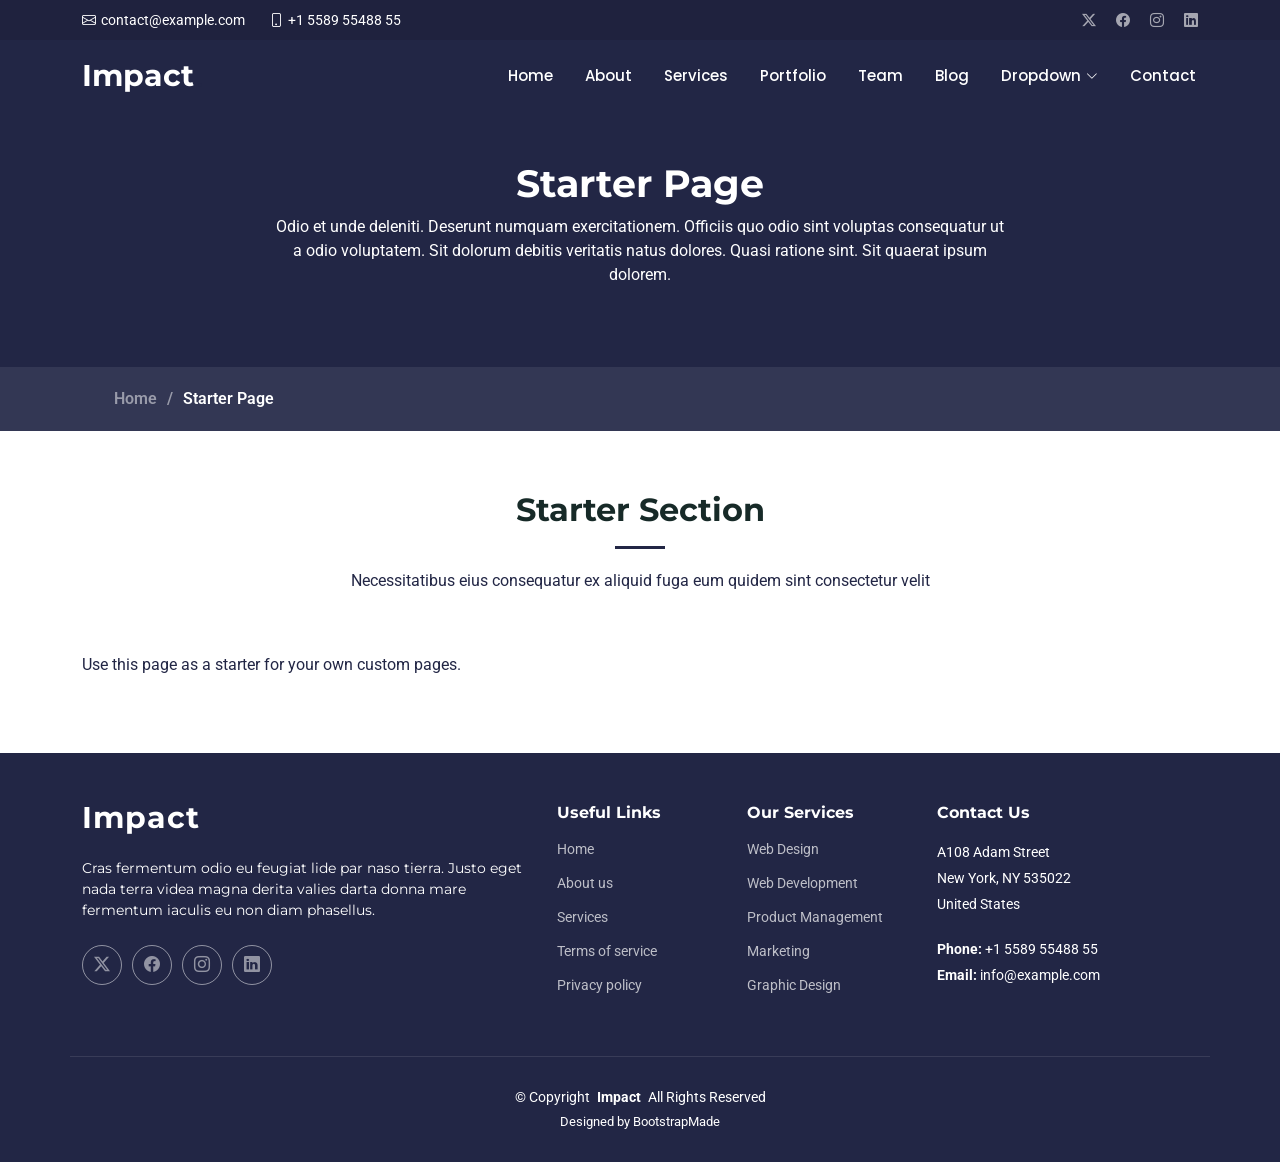
<file: starter-page.html>
<!DOCTYPE html>
<html lang="en">

<head>
  <meta charset="utf-8">
  <meta content="width=device-width, initial-scale=1.0" name="viewport">
  <title>Starter Page - Impact Bootstrap Template</title>
  <meta name="description" content="">
  <meta name="keywords" content="">

  <!-- Favicons -->
  <link href="assets/img/favicon.png" rel="icon">
  <link href="assets/img/apple-touch-icon.png" rel="apple-touch-icon">

  <!-- Fonts -->
  <link href="https://fonts.googleapis.com" rel="preconnect">
  <link href="https://fonts.gstatic.com" rel="preconnect" crossorigin>
  <link href="https://fonts.googleapis.com/css2?family=Roboto:ital,wght@0,100;0,300;0,400;0,500;0,700;0,900;1,100;1,300;1,400;1,500;1,700;1,900&family=Montserrat:ital,wght@0,100;0,200;0,300;0,400;0,500;0,600;0,700;0,800;0,900;1,100;1,200;1,300;1,400;1,500;1,600;1,700;1,800;1,900&family=Poppins:ital,wght@0,100;0,200;0,300;0,400;0,500;0,600;0,700;0,800;0,900;1,100;1,200;1,300;1,400;1,500;1,600;1,700;1,800;1,900&display=swap" rel="stylesheet">

  <!-- Vendor CSS Files -->
  <link href="assets/vendor/bootstrap/css/bootstrap.min.css" rel="stylesheet">
  <link href="assets/vendor/bootstrap-icons/bootstrap-icons.css" rel="stylesheet">
  <link href="assets/vendor/aos/aos.css" rel="stylesheet">
  <link href="assets/vendor/glightbox/css/glightbox.min.css" rel="stylesheet">
  <link href="assets/vendor/swiper/swiper-bundle.min.css" rel="stylesheet">

  <!-- Main CSS File -->
  <link href="assets/css/main.css" rel="stylesheet">

  <!-- =======================================================
  * Template Name: Impact
  * Template URL: https://bootstrapmade.com/impact-bootstrap-business-website-template/
  * Updated: Aug 07 2024 with Bootstrap v5.3.3
  * Author: BootstrapMade.com
  * License: https://bootstrapmade.com/license/
  ======================================================== -->
</head>

<body class="starter-page-page">

  <header id="header" class="header fixed-top">

    <div class="topbar d-flex align-items-center">
      <div class="container d-flex justify-content-center justify-content-md-between">
        <div class="contact-info d-flex align-items-center">
          <i class="bi bi-envelope d-flex align-items-center"><a href="mailto:contact@example.com">contact@example.com</a></i>
          <i class="bi bi-phone d-flex align-items-center ms-4"><span>+1 5589 55488 55</span></i>
        </div>
        <div class="social-links d-none d-md-flex align-items-center">
          <a href="#" class="twitter"><i class="bi bi-twitter-x"></i></a>
          <a href="#" class="facebook"><i class="bi bi-facebook"></i></a>
          <a href="#" class="instagram"><i class="bi bi-instagram"></i></a>
          <a href="#" class="linkedin"><i class="bi bi-linkedin"></i></a>
        </div>
      </div>
    </div><!-- End Top Bar -->

    <div class="branding d-flex align-items-cente">

      <div class="container position-relative d-flex align-items-center justify-content-between">
        <a href="index.html" class="logo d-flex align-items-center">
          <!-- Uncomment the line below if you also wish to use an image logo -->
          <!-- <img src="assets/img/logo.png" alt=""> -->
          <h1 class="sitename">Impact</h1>
          <span>.</span>
        </a>

        <nav id="navmenu" class="navmenu">
          <ul>
            <li><a href="#hero">Home<br></a></li>
            <li><a href="#about">About</a></li>
            <li><a href="#services">Services</a></li>
            <li><a href="#portfolio">Portfolio</a></li>
            <li><a href="#team">Team</a></li>
            <li><a href="blog.html">Blog</a></li>
            <li class="dropdown"><a href="#"><span>Dropdown</span> <i class="bi bi-chevron-down toggle-dropdown"></i></a>
              <ul>
                <li><a href="#">Dropdown 1</a></li>
                <li class="dropdown"><a href="#"><span>Deep Dropdown</span> <i class="bi bi-chevron-down toggle-dropdown"></i></a>
                  <ul>
                    <li><a href="#">Deep Dropdown 1</a></li>
                    <li><a href="#">Deep Dropdown 2</a></li>
                    <li><a href="#">Deep Dropdown 3</a></li>
                    <li><a href="#">Deep Dropdown 4</a></li>
                    <li><a href="#">Deep Dropdown 5</a></li>
                  </ul>
                </li>
                <li><a href="#">Dropdown 2</a></li>
                <li><a href="#">Dropdown 3</a></li>
                <li><a href="#">Dropdown 4</a></li>
              </ul>
            </li>
            <li><a href="#contact">Contact</a></li>
          </ul>
          <i class="mobile-nav-toggle d-xl-none bi bi-list"></i>
        </nav>

      </div>

    </div>

  </header>

  <main class="main">

    <!-- Page Title -->
    <div class="page-title">
      <div class="heading">
        <div class="container">
          <div class="row d-flex justify-content-center text-center">
            <div class="col-lg-8">
              <h1>Starter Page</h1>
              <p class="mb-0">Odio et unde deleniti. Deserunt numquam exercitationem. Officiis quo odio sint voluptas consequatur ut a odio voluptatem. Sit dolorum debitis veritatis natus dolores. Quasi ratione sint. Sit quaerat ipsum dolorem.</p>
            </div>
          </div>
        </div>
      </div>
      <nav class="breadcrumbs">
        <div class="container">
          <ol>
            <li><a href="index.html">Home</a></li>
            <li class="current">Starter Page</li>
          </ol>
        </div>
      </nav>
    </div><!-- End Page Title -->

    <!-- Starter Section Section -->
    <section id="starter-section" class="starter-section section">

      <!-- Section Title -->
      <div class="container section-title" data-aos="fade-up">
        <h2>Starter Section</h2>
        <p>Necessitatibus eius consequatur ex aliquid fuga eum quidem sint consectetur velit</p>
      </div><!-- End Section Title -->

      <div class="container" data-aos="fade-up">
        <p>Use this page as a starter for your own custom pages.</p>
      </div>

    </section><!-- /Starter Section Section -->

  </main>

  <footer id="footer" class="footer accent-background">

    <div class="container footer-top">
      <div class="row gy-4">
        <div class="col-lg-5 col-md-12 footer-about">
          <a href="index.html" class="logo d-flex align-items-center">
            <span class="sitename">Impact</span>
          </a>
          <p>Cras fermentum odio eu feugiat lide par naso tierra. Justo eget nada terra videa magna derita valies darta donna mare fermentum iaculis eu non diam phasellus.</p>
          <div class="social-links d-flex mt-4">
            <a href=""><i class="bi bi-twitter-x"></i></a>
            <a href=""><i class="bi bi-facebook"></i></a>
            <a href=""><i class="bi bi-instagram"></i></a>
            <a href=""><i class="bi bi-linkedin"></i></a>
          </div>
        </div>

        <div class="col-lg-2 col-6 footer-links">
          <h4>Useful Links</h4>
          <ul>
            <li><a href="#">Home</a></li>
            <li><a href="#">About us</a></li>
            <li><a href="#">Services</a></li>
            <li><a href="#">Terms of service</a></li>
            <li><a href="#">Privacy policy</a></li>
          </ul>
        </div>

        <div class="col-lg-2 col-6 footer-links">
          <h4>Our Services</h4>
          <ul>
            <li><a href="#">Web Design</a></li>
            <li><a href="#">Web Development</a></li>
            <li><a href="#">Product Management</a></li>
            <li><a href="#">Marketing</a></li>
            <li><a href="#">Graphic Design</a></li>
          </ul>
        </div>

        <div class="col-lg-3 col-md-12 footer-contact text-center text-md-start">
          <h4>Contact Us</h4>
          <p>A108 Adam Street</p>
          <p>New York, NY 535022</p>
          <p>United States</p>
          <p class="mt-4"><strong>Phone:</strong> <span>+1 5589 55488 55</span></p>
          <p><strong>Email:</strong> <span>info@example.com</span></p>
        </div>

      </div>
    </div>

    <div class="container copyright text-center mt-4">
      <p>© <span>Copyright</span> <strong class="px-1 sitename">Impact</strong> <span>All Rights Reserved</span></p>
      <div class="credits">
        <!-- All the links in the footer should remain intact. -->
        <!-- You can delete the links only if you've purchased the pro version. -->
        <!-- Licensing information: https://bootstrapmade.com/license/ -->
        <!-- Purchase the pro version with working PHP/AJAX contact form: [buy-url] -->
        Designed by <a href="https://bootstrapmade.com/">BootstrapMade</a>
      </div>
    </div>

  </footer>

  <!-- Scroll Top -->
  <a href="#" id="scroll-top" class="scroll-top d-flex align-items-center justify-content-center"><i class="bi bi-arrow-up-short"></i></a>

  <!-- Preloader -->
  <div id="preloader"></div>

  <!-- Vendor JS Files -->
  <script src="assets/vendor/bootstrap/js/bootstrap.bundle.min.js"></script>
  <script src="assets/vendor/php-email-form/validate.js"></script>
  <script src="assets/vendor/aos/aos.js"></script>
  <script src="assets/vendor/glightbox/js/glightbox.min.js"></script>
  <script src="assets/vendor/swiper/swiper-bundle.min.js"></script>
  <script src="assets/vendor/purecounter/purecounter_vanilla.js"></script>
  <script src="assets/vendor/imagesloaded/imagesloaded.pkgd.min.js"></script>
  <script src="assets/vendor/isotope-layout/isotope.pkgd.min.js"></script>

  <!-- Main JS File -->
  <script src="assets/js/main.js"></script>

</body>

</html>
</file>
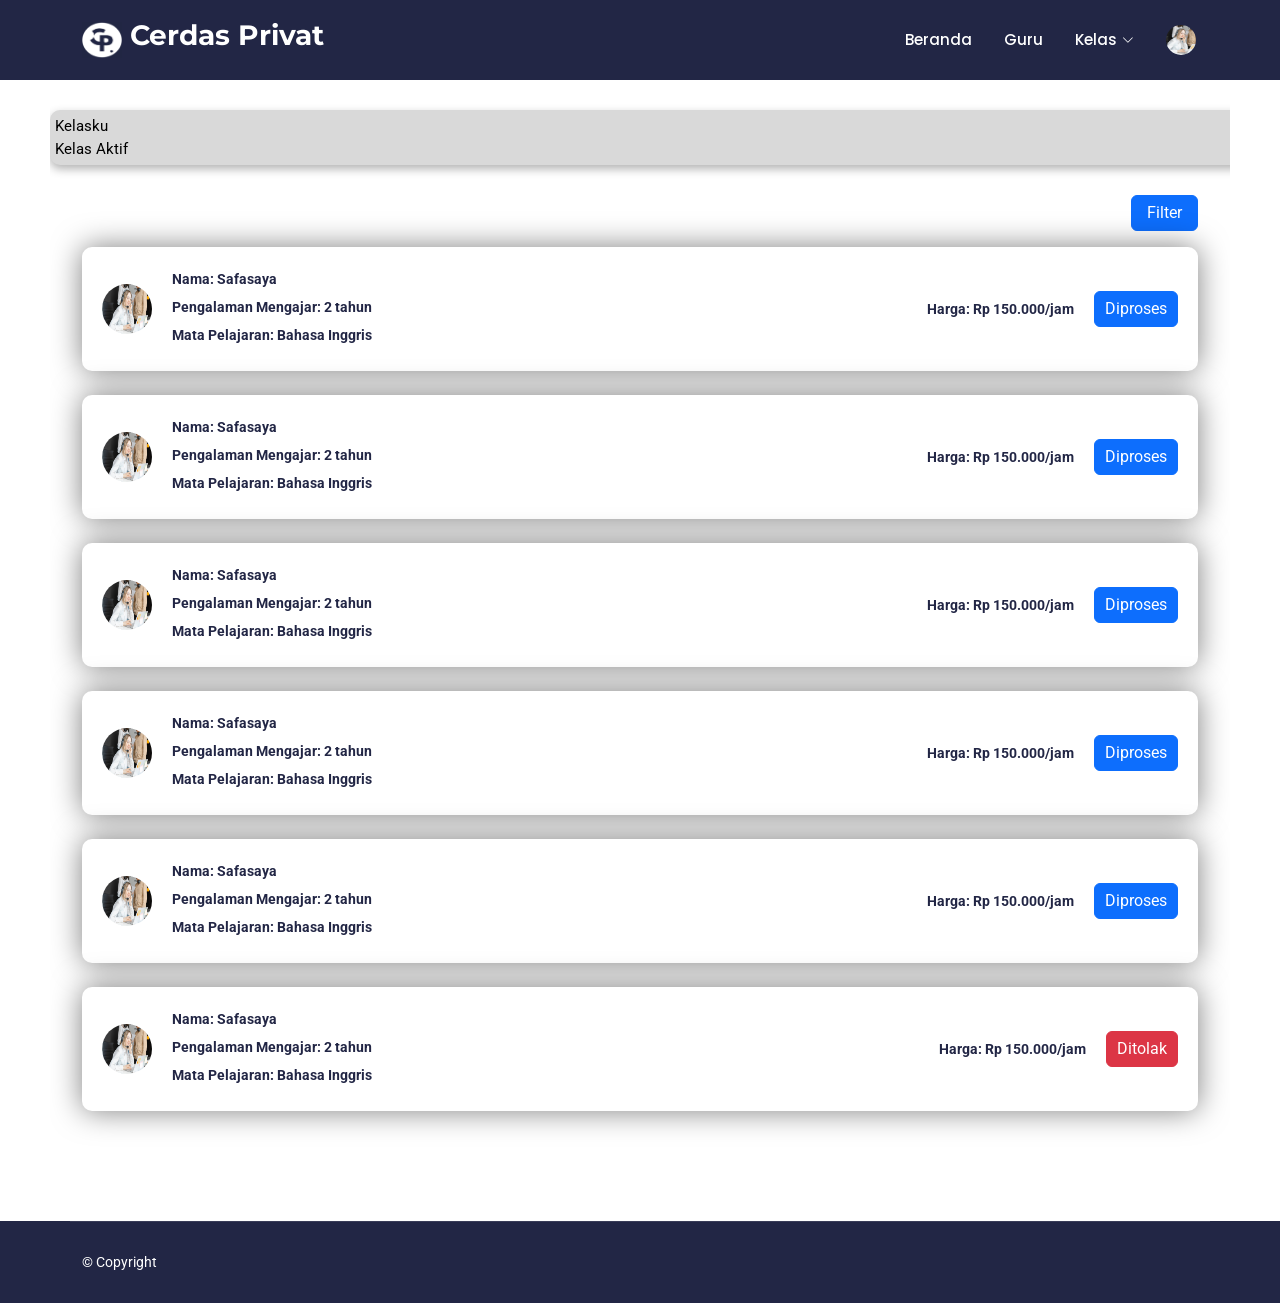
<file: statuspendafsis.html>
<!DOCTYPE html>
<html lang="en">

<head>
  <meta charset="utf-8">
  <meta content="width=device-width, initial-scale=1.0" name="viewport">
  <title>Status Pendaftaran Siswa</title>
  <meta name="description" content="">
  <meta name="keywords" content="">

  <!-- Favicons -->
  <link href="assets/img/logo.jpeg" rel="icon">
  <link href="assets/img/apple-touch-icon.png" rel="apple-touch-icon">

  <!-- Fonts -->
  <link href="https://fonts.googleapis.com" rel="preconnect">
  <link href="https://fonts.gstatic.com" rel="preconnect" crossorigin>
  <link href="https://fonts.googleapis.com/css2?family=Roboto:ital,wght@0,100;0,300;0,400;0,500;0,700;0,900;1,100;1,300;1,400;1,500;1,700;1,900&family=Montserrat:ital,wght@0,100;0,200;0,300;0,400;0,500;0,600;0,700;0,800;0,900;1,100;1,200;1,300;1,400;1,500;1,600;1,700;1,800;1,900&family=Poppins:ital,wght@0,100;0,200;0,300;0,400;0,500;0,600;0,700;0,800;0,900;1,100;1,200;1,300;1,400;1,500;1,600;1,700;1,800;1,900&display=swap" rel="stylesheet">

  <!-- Vendor CSS Files -->
  <link href="assets/vendor/bootstrap/css/bootstrap.min.css" rel="stylesheet">
  <link href="assets/vendor/bootstrap-icons/bootstrap-icons.css" rel="stylesheet">
  <link href="assets/vendor/aos/aos.css" rel="stylesheet">
  <link href="assets/vendor/glightbox/css/glightbox.min.css" rel="stylesheet">
  <link href="assets/vendor/swiper/swiper-bundle.min.css" rel="stylesheet">

  <!-- Main CSS File -->
  <link href="assets/css/main.css" rel="stylesheet">

  <style>

    .class-container {
      width: 1200px;
      padding: 5px;
      margin: auto;
      
      border-radius: 10px;
      box-shadow: 0px 4px 10px rgba(0, 0, 0, 0.3);
      background-color: #d9d9d9;
      font-size: 15px;
      color: #000000;
      margin-bottom: 30px; }

  </style>
  
  
</head>

<body class="index-page">

  <header id="header" class="header fixed-top">

    <div class="branding d-flex align-items-cente">

      <div class="container position-relative d-flex align-items-center justify-content-between">
        <a href="index.html" class="logo d-flex align-items-center">
          <img src="assets/img/logoCP2.png" alt="" style="width: 40px; height: auto;">
          <h3 class="sitename" style="font-weight: bold;">Cerdas Privat</h3> 
        </a>
        <nav id="navmenu" class="navmenu">
          <ul>
            <li><a href="#hero" class="active">Beranda<br></a></li>
            <li><a href="gurusis.html">Guru</a></li>
            <li class="dropdown"><a href="#"><span>Kelas</span> <i class="bi bi-chevron-down toggle-dropdown"></i></a>
              <ul>
                <li><a href="jadwalsis.html">Kelas Aktif</a></li>
                <li><a href="statuspendafsis.html">Status Pendaftaran</a></li>
              </ul>
            </li>
            <li><a href="profilsis.html">
                <img src="assets/img/services.jpg" alt="User Profile" class="rounded-circle" style="width: 30px; height: 30px; object-fit: cover;">
              </a></li>
          </ul>
          <i class="mobile-nav-toggle d-xl-none bi bi-list"></i>
        </nav>

      </div>

    </div>

  </header>
  <main class="main">

    
     <!-- Services Section -->
     <section id="services" class="services section">

        <div class="class-container">
            <div class="class-title">Kelasku</div>
            <div class="active-class">Kelas Aktif</div>
          </div>
  
        <div class="container">
            <div class="d-flex justify-content-between align-items-center mb-3">
                <h3> </h3>
                
                <!-- Tombol Filter di sudut kanan atas -->
                <a href="#" class="btn btn-primary" style="padding: 5px 15px;">Filter</a>
              </div>
  
          <div class="row gy-4">
            <div class="col-md-12" data-aos="fade-up" data-aos-delay="100">
                <div class="service-item position-relative" style="max-width: 1200px; margin:auto; padding: 20px; border-radius: 10px; ">
                  <!-- Bagian kontainer profil dengan Flexbox -->
                  <div class="d-flex align-items-center justify-content-between">
                    <!-- Foto profil di sebelah kiri -->
                    <div class="profile-picture" style="margin-right: 20px;">
                      <img src="assets/img/services.jpg" class="rounded-circle" alt="Profile Picture" style="width: 50px; height: 50px;">
                    </div>
                    
                    <!-- Informasi profil di sebelah kiri tengah -->
                    <div class="profile-info" style="flex-grow: 1; font-weight: bold;">
                      <p class="card-title mb-1">Nama: Safasaya</p>
                      <p class="card-text mb-1">Pengalaman Mengajar: 2 tahun</p>
                      <p class="card-text mb-1">Mata Pelajaran: Bahasa Inggris</p>
                    </div>
              
                    <!-- Informasi harga jasa di sebelah kanan informasi profil -->
                    <div class="profile-price text-right" style="margin-right: 20px; font-weight: bold;">
                      <p class="card-text mb-0">Harga: Rp 150.000/jam</p>
                    </div>
              
                    <!-- Tombol di sebelah kanan harga jasa -->
                    <div>
                      <a href="#" class="btn btn-primary" style="padding: 5px 10px;">Diproses</a>
                    </div>
                  </div>
                </div>
              </div>
              
              
  
              <div class="col-md-12" data-aos="fade-up" data-aos-delay="200">
                <div class="service-item position-relative" style="max-width: 1200px; margin: auto; padding: 20px; border-radius: 10px; ">
                  <!-- Bagian kontainer profil dengan Flexbox -->
                  <div class="d-flex align-items-center justify-content-between">
                    <!-- Foto profil di sebelah kiri -->
                    <div class="profile-picture" style="margin-right: 20px;">
                      <img src="assets/img/services.jpg" class="rounded-circle" alt="Profile Picture" style="width: 50px; height: 50px;">
                    </div>
                    
                    <!-- Informasi profil di sebelah kiri tengah -->
                    <div class="profile-info" style="flex-grow: 1; font-weight: bold;">
                      <p class="card-title font-weight-bold mb-1">Nama: Safasaya</p>
                      <p class="card-text mb-1">Pengalaman Mengajar: 2 tahun</p>
                      <p class="card-text mb-1">Mata Pelajaran: Bahasa Inggris</p>
                    </div>
              
                    <!-- Informasi harga jasa di sebelah kanan informasi profil -->
                    <div class="profile-price text-right" style="margin-right: 20px; font-weight: bold;">
                      <p class="card-text mb-0">Harga: Rp 150.000/jam</p>
                    </div>
              
                    <!-- Tombol di sebelah kanan harga jasa -->
                    <div>
                      <a href="#" class="btn btn-primary" style="padding: 5px 10px;">Diproses</a>
                    </div>
                  </div>
                </div>
              </div>
              <div class="col-md-12" data-aos="fade-up" data-aos-delay="300">
                <div class="service-item position-relative" style="max-width: 1200px; margin: auto; padding: 20px; border-radius: 10px; ">
                  <!-- Bagian kontainer profil dengan Flexbox -->
                  <div class="d-flex align-items-center justify-content-between">
                    <!-- Foto profil di sebelah kiri -->
                    <div class="profile-picture" style="margin-right: 20px;">
                      <img src="assets/img/services.jpg" class="rounded-circle" alt="Profile Picture" style="width: 50px; height: 50px;">
                    </div>
                    
                    <!-- Informasi profil di sebelah kiri tengah -->
                    <div class="profile-info" style="flex-grow: 1; font-weight: bold;">
                      <p class="card-title font-weight-bold mb-1">Nama: Safasaya</p>
                      <p class="card-text mb-1">Pengalaman Mengajar: 2 tahun</p>
                      <p class="card-text mb-1">Mata Pelajaran: Bahasa Inggris</p>
                    </div>
              
                    <!-- Informasi harga jasa di sebelah kanan informasi profil -->
                    <div class="profile-price text-right" style="margin-right: 20px; font-weight: bold;">
                      <p class="card-text mb-0">Harga: Rp 150.000/jam</p>
                    </div>
              
                    <!-- Tombol di sebelah kanan harga jasa -->
                    <div>
                      <a href="#" class="btn btn-primary" style="padding: 5px 10px;">Diproses</a>
                    </div>
                  </div>
                </div>
              </div>
  
              <div class="col-md-12" data-aos="fade-up" data-aos-delay="400">
                <div class="service-item position-relative" style="max-width: 1200px; margin: auto; padding: 20px; border-radius: 10px; ">
                  <!-- Bagian kontainer profil dengan Flexbox -->
                  <div class="d-flex align-items-center justify-content-between">
                    <!-- Foto profil di sebelah kiri -->
                    <div class="profile-picture" style="margin-right: 20px;">
                      <img src="assets/img/services.jpg" class="rounded-circle" alt="Profile Picture" style="width: 50px; height: 50px;">
                    </div>
                    
                    <!-- Informasi profil di sebelah kiri tengah -->
                    <div class="profile-info" style="flex-grow: 1; font-weight: bold;">
                      <p class="card-title font-weight-bold mb-1">Nama: Safasaya</p>
                      <p class="card-text mb-1">Pengalaman Mengajar: 2 tahun</p>
                      <p class="card-text mb-1">Mata Pelajaran: Bahasa Inggris</p>
                    </div>
              
                    <!-- Informasi harga jasa di sebelah kanan informasi profil -->
                    <div class="profile-price text-right" style="margin-right: 20px; font-weight: bold;">
                      <p class="card-text mb-0">Harga: Rp 150.000/jam</p>
                    </div>
              
                    <!-- Tombol di sebelah kanan harga jasa -->
                    <div>
                      <a href="#" class="btn btn-primary" style="padding: 5px 10px;">Diproses</a>
                    </div>
                  </div>
                </div>
              </div>
  
              <div class="col-md-12" data-aos="fade-up" data-aos-delay="500">
                <div class="service-item position-relative" style="max-width: 1200px; margin: auto; padding: 20px; border-radius: 10px; ">
                  <!-- Bagian kontainer profil dengan Flexbox -->
                  <div class="d-flex align-items-center justify-content-between">
                    <!-- Foto profil di sebelah kiri -->
                    <div class="profile-picture" style="margin-right: 20px;">
                      <img src="assets/img/services.jpg" class="rounded-circle" alt="Profile Picture" style="width: 50px; height: 50px;">
                    </div>
                    
                    <!-- Informasi profil di sebelah kiri tengah -->
                    <div class="profile-info" style="flex-grow: 1; font-weight: bold;">
                      <p class="card-title font-weight-bold mb-1">Nama: Safasaya</p>
                      <p class="card-text mb-1">Pengalaman Mengajar: 2 tahun</p>
                      <p class="card-text mb-1">Mata Pelajaran: Bahasa Inggris</p>
                    </div>
              
                    <!-- Informasi harga jasa di sebelah kanan informasi profil -->
                    <div class="profile-price text-right" style="margin-right: 20px; font-weight: bold;">
                      <p class="card-text mb-0">Harga: Rp 150.000/jam</p>
                    </div>
              
                    <!-- Tombol di sebelah kanan harga jasa -->
                    <div>
                      <a href="#" class="btn btn-primary" style="padding: 5px 10px;">Diproses</a>
                    </div>
                  </div>
                </div>
              </div>
              <div class="col-md-12" data-aos="fade-up" data-aos-delay="100">
                <div class="service-item position-relative" style="max-width: 1200px; margin: auto; padding: 20px; border-radius: 10px; ">
                  <!-- Bagian kontainer profil dengan Flexbox -->
                  <div class="d-flex align-items-center justify-content-between">
                    <!-- Foto profil di sebelah kiri -->
                    <div class="profile-picture" style="margin-right: 20px;">
                      <img src="assets/img/services.jpg" class="rounded-circle" alt="Profile Picture" style="width: 50px; height: 50px;">
                    </div>
                    
                    <!-- Informasi profil di sebelah kiri tengah -->
                    <div class="profile-info" style="flex-grow: 1; font-weight: bold;">
                      <p class="card-title font-weight-bold mb-1">Nama: Safasaya</p>
                      <p class="card-text mb-1">Pengalaman Mengajar: 2 tahun</p>
                      <p class="card-text mb-1">Mata Pelajaran: Bahasa Inggris</p>
                    </div>
              
                    <!-- Informasi harga jasa di sebelah kanan informasi profil -->
                    <div class="profile-price text-right" style="margin-right: 20px; font-weight: bold;">
                      <p class="card-text mb-0">Harga: Rp 150.000/jam</p>
                    </div>
              
                    <!-- Tombol di sebelah kanan harga jasa -->
                    <div>
                      <a href="#" class="btn btn-danger" style="padding: 5px 10px;">Ditolak</a>
                    </div>
                  </div>
                </div>
              </div>
            </div><!-- End Service Item -->
  
          </div>
  
        </div>
  
      </section><!-- /Services Section -->
  </main>



  <footer id="footer" class="footer accent-background">

    <div class="container copyright mt-4">
      <p>© <span>Copyright</span></p>
    </div>

  </footer>

  <!-- Scroll Top -->
  <a href="#" id="scroll-top" class="scroll-top d-flex align-items-center justify-content-center"><i class="bi bi-arrow-up-short"></i></a>

  <!-- Preloader -->
  <div id="preloader"></div>

  <!-- Vendor JS Files -->
  <script src="assets/vendor/bootstrap/js/bootstrap.bundle.min.js"></script>
  <script src="assets/vendor/php-email-form/validate.js"></script>
  <script src="assets/vendor/aos/aos.js"></script>
  <script src="assets/vendor/glightbox/js/glightbox.min.js"></script>
  <script src="assets/vendor/swiper/swiper-bundle.min.js"></script>
  <script src="assets/vendor/purecounter/purecounter_vanilla.js"></script>
  <script src="assets/vendor/imagesloaded/imagesloaded.pkgd.min.js"></script>
  <script src="assets/vendor/isotope-layout/isotope.pkgd.min.js"></script>

  <!-- Main JS File -->
  <script src="assets/js/main.js"></script>

</body>

</html>
</file>
<file: assets/css/main.css>
/**
* Template Name: Impact
* Template URL: https://bootstrapmade.com/impact-bootstrap-business-website-template/
* Updated: Aug 07 2024 with Bootstrap v5.3.3
* Author: BootstrapMade.com
* License: https://bootstrapmade.com/license/
*/

/*--------------------------------------------------------------
# Font & Color Variables
# Help: https://bootstrapmade.com/color-system/
--------------------------------------------------------------*/
/* Fonts */
:root {
  --default-font: "Roboto",  system-ui, -apple-system, "Segoe UI", Roboto, "Helvetica Neue", Arial, "Noto Sans", "Liberation Sans", sans-serif, "Apple Color Emoji", "Segoe UI Emoji", "Segoe UI Symbol", "Noto Color Emoji";
  --heading-font: "Montserrat",  sans-serif;
  --nav-font: "Poppins",  sans-serif;
}

/* Global Colors - The following color variables are used throughout the website. Updating them here will change the color scheme of the entire website */
:root { 
  --background-color: #ffffff; /* Background color for the entire website, including individual sections */
  --default-color: #222645; /* Default color used for the majority of the text content across the entire website */
  --heading-color: #172a28; /* Color for headings, subheadings and title throughout the website */
  --accent-color: #222645; /* Accent color that represents your brand on the website. It's used for buttons, links, and other elements that need to stand out */
  --surface-color: #ffffff; /* The surface color is used as a background of boxed elements within sections, such as cards, icon boxes, or other elements that require a visual separation from the global background. */
  --contrast-color: #ffffff; /* Contrast color for text, ensuring readability against backgrounds of accent, heading, or default colors. */
}

/* Nav Menu Colors - The following color variables are used specifically for the navigation menu. They are separate from the global colors to allow for more customization options */
:root {
  --nav-color: #ffffff;  /* The default color of the main navmenu links */
  --nav-hover-color: #222645; /* Applied to main navmenu links when they are hovered over or active */
  --nav-mobile-background-color: #ffffff; /* Used as the background color for mobile navigation menu */
  --nav-dropdown-background-color: #ffffff; /* Used as the background color for dropdown items that appear when hovering over primary navigation items */
  --nav-dropdown-color: #01433c; /* Used for navigation links of the dropdown items in the navigation menu. */
  --nav-dropdown-hover-color: #008374; /* Similar to --nav-hover-color, this color is applied to dropdown navigation links when they are hovered over. */
}

/* Color Presets - These classes override global colors when applied to any section or element, providing reuse of the sam color scheme. */

.light-background {
  --background-color: #f2f9f9;
  --surface-color: #ffffff;
}

.dark-background {
  --background-color: #060606;
  --default-color: #ffffff;
  --heading-color: #ffffff;
  --surface-color: #252525;
  --contrast-color: #ffffff;
}

.accent-background {
  --background-color: #222645;
  --default-color: #ffffff;
  --heading-color: #ffffff;
  --accent-color: #ffffff;
  --surface-color: #00b6a1;
  --contrast-color: #ffffff;
}

/* Smooth scroll */
:root {
  scroll-behavior: smooth;
}

/*--------------------------------------------------------------
# General Styling & Shared Classes
--------------------------------------------------------------*/
body {
  color: var(--default-color);
  background-color: var(--background-color);
  font-family: var(--default-font);
}

a {
  color: var(--accent-color);
  text-decoration: none;
  transition: 0.3s;
}

a:hover {
  color: color-mix(in srgb, var(--accent-color), transparent 25%);
  text-decoration: none;
}

h1,
h2,
h3,
h4,
h5,
h6 {
  color: var(--heading-color);
  font-family: var(--heading-font);
}

/* Pulsating Play Button
------------------------------*/
.pulsating-play-btn {
  width: 94px;
  height: 94px;
  background: radial-gradient(var(--accent-color) 50%, color-mix(in srgb, var(--accent-color), transparent 75%) 52%);
  border-radius: 50%;
  display: block;
  position: relative;
  overflow: hidden;
}

.pulsating-play-btn:before {
  content: "";
  position: absolute;
  width: 120px;
  height: 120px;
  animation-delay: 0s;
  animation: pulsate-play-btn 2s;
  animation-direction: forwards;
  animation-iteration-count: infinite;
  animation-timing-function: steps;
  opacity: 1;
  border-radius: 50%;
  border: 5px solid color-mix(in srgb, var(--accent-color), transparent 30%);
  top: -15%;
  left: -15%;
  background: rgba(198, 16, 0, 0);
}

.pulsating-play-btn:after {
  content: "";
  position: absolute;
  left: 50%;
  top: 50%;
  transform: translateX(-40%) translateY(-50%);
  width: 0;
  height: 0;
  border-top: 10px solid transparent;
  border-bottom: 10px solid transparent;
  border-left: 15px solid #fff;
  z-index: 100;
  transition: all 400ms cubic-bezier(0.55, 0.055, 0.675, 0.19);
}

.pulsating-play-btn:hover:before {
  content: "";
  position: absolute;
  left: 50%;
  top: 50%;
  transform: translateX(-40%) translateY(-50%);
  width: 0;
  height: 0;
  border: none;
  border-top: 10px solid transparent;
  border-bottom: 10px solid transparent;
  border-left: 15px solid #fff;
  z-index: 200;
  animation: none;
  border-radius: 0;
}

.pulsating-play-btn:hover:after {
  border-left: 15px solid var(--accent-color);
  transform: scale(20);
}

@keyframes pulsate-play-btn {
  0% {
    transform: scale(0.6, 0.6);
    opacity: 1;
  }

  100% {
    transform: scale(1, 1);
    opacity: 0;
  }
}

/* PHP Email Form Messages
------------------------------*/
.php-email-form .error-message {
  display: none;
  background: #df1529;
  color: #ffffff;
  text-align: left;
  padding: 15px;
  margin-bottom: 24px;
  font-weight: 600;
}

.php-email-form .sent-message {
  display: none;
  color: #ffffff;
  background: #059652;
  text-align: center;
  padding: 15px;
  margin-bottom: 24px;
  font-weight: 600;
}

.php-email-form .loading {
  display: none;
  background: var(--surface-color);
  text-align: center;
  padding: 15px;
  margin-bottom: 24px;
}

.php-email-form .loading:before {
  content: "";
  display: inline-block;
  border-radius: 50%;
  width: 24px;
  height: 24px;
  margin: 0 10px -6px 0;
  border: 3px solid var(--accent-color);
  border-top-color: var(--surface-color);
  animation: php-email-form-loading 1s linear infinite;
}

@keyframes php-email-form-loading {
  0% {
    transform: rotate(0deg);
  }

  100% {
    transform: rotate(360deg);
  }
}

/*--------------------------------------------------------------
# Global Header
--------------------------------------------------------------*/
.header {
  --background-color: #222645;
  --heading-color: #ffffff;
  color: var(--default-color);
  transition: all 0.5s;
  z-index: 997;
  background-color: var(--background-color);
}

.header .topbar {
  background-color: color-mix(in srgb, var(--accent-color) 90%, black 10%);
  height: 40px;
  padding: 0;
  font-size: 14px;
  transition: all 0.5s;
}

.header .topbar .contact-info i {
  font-style: normal;
  color: var(--contrast-color);
}

.header .topbar .contact-info i a,
.header .topbar .contact-info i span {
  padding-left: 5px;
  color: var(--contrast-color);
}

@media (max-width: 575px) {

  .header .topbar .contact-info i a,
  .header .topbar .contact-info i span {
    font-size: 13px;
  }
}

.header .topbar .contact-info i a {
  line-height: 0;
  transition: 0.3s;
}

.header .topbar .contact-info i a:hover {
  color: var(--contrast-color);
  text-decoration: underline;
}

.header .topbar .social-links a {
  color: color-mix(in srgb, var(--contrast-color), transparent 40%);
  line-height: 0;
  transition: 0.3s;
  margin-left: 20px;
}

.header .topbar .social-links a:hover {
  color: var(--contrast-color);
}

.header .branding {
  min-height: 60px;
  padding: 10px 0;
}

.header .logo {
  line-height: 1;
}

.header .logo img {
  max-height: 36px;
  margin-right: 8px;
}

.header .logo h1 {
  font-size: 30px;
  margin: 0;
  font-weight: 700;
  color: var(--heading-color);
}

.header .logo span {
  font-size: 32px;
  margin-left: 2px;
  color: var(--nav-hover-color);
}

.scrolled .header {
  box-shadow: 0px 0 18px rgba(0, 0, 0, 0.1);
}

/*--------------------------------------------------------------
# Navigation Menu
--------------------------------------------------------------*/
/* Desktop Navigation */
@media (min-width: 1200px) {
  .navmenu {
    padding: 0;
  }

  .navmenu ul {
    margin: 0;
    padding: 0;
    display: flex;
    list-style: none;
    align-items: center;
  }

  .navmenu li {
    position: relative;
  }

  .navmenu>ul>li {
    white-space: nowrap;
    padding: 15px 14px;
  }

  .navmenu>ul>li:last-child {
    padding-right: 0;
  }

  .navmenu a,
  .navmenu a:focus {
    color: var(--nav-color);
    font-size: 15px;
    padding: 0 2px;
    font-family: var(--nav-font);
    font-weight: 500;
    display: flex;
    align-items: center;
    justify-content: space-between;
    white-space: nowrap;
    transition: 0.3s;
    position: relative;
  }

  .navmenu a i,
  .navmenu a:focus i {
    font-size: 12px;
    line-height: 0;
    margin-left: 5px;
    transition: 0.3s;
  }

  .navmenu>ul>li>a:before {
    content: "";
    position: absolute;
    height: 2px;
    bottom: -6px;
    left: 0;
    background-color: var(--nav-hover-color);
    visibility: hidden;
    width: 0px;
    transition: all 0.3s ease-in-out 0s;
  }

  .navmenu a:hover:before,
  .navmenu li:hover>a:before,
  .navmenu .active:before {
    visibility: visible;
    width: 100%;
  }

  .navmenu li:hover>a,
  .navmenu .active,
  .navmenu .active:focus {
    color: var(--nav-color);
  }

  .navmenu .dropdown ul {
    margin: 0;
    padding: 10px 0;
    background: var(--nav-dropdown-background-color);
    display: block;
    position: absolute;
    visibility: hidden;
    left: 14px;
    top: 130%;
    opacity: 0;
    transition: 0.3s;
    border-radius: 4px;
    z-index: 99;
    box-shadow: 0px 0px 30px rgba(0, 0, 0, 0.1);
  }

  .navmenu .dropdown ul li {
    min-width: 200px;
  }

  .navmenu .dropdown ul a {
    padding: 10px 20px;
    font-size: 15px;
    text-transform: none;
    color: var(--nav-dropdown-color);
  }

  .navmenu .dropdown ul a i {
    font-size: 12px;
  }

  .navmenu .dropdown ul a:hover,
  .navmenu .dropdown ul .active:hover,
  .navmenu .dropdown ul li:hover>a {
    color: var(--nav-dropdown-hover-color);
  }

  .navmenu .dropdown:hover>ul {
    opacity: 1;
    top: 100%;
    visibility: visible;
  }

  .navmenu .dropdown .dropdown ul {
    top: 0;
    left: -90%;
    visibility: hidden;
  }

  .navmenu .dropdown .dropdown:hover>ul {
    opacity: 1;
    top: 0;
    left: -100%;
    visibility: visible;
  }
}

/* Mobile Navigation */
@media (max-width: 1199px) {
  .mobile-nav-toggle {
    color: var(--nav-color);
    font-size: 28px;
    line-height: 0;
    margin-right: 10px;
    cursor: pointer;
    transition: color 0.3s;
  }

  .navmenu {
    padding: 0;
    z-index: 9997;
  }

  .navmenu ul {
    display: none;
    list-style: none;
    position: absolute;
    inset: 60px 20px 20px 20px;
    padding: 10px 0;
    margin: 0;
    border-radius: 6px;
    background-color: var(--nav-mobile-background-color);
    border: 1px solid color-mix(in srgb, var(--default-color), transparent 90%);
    box-shadow: none;
    overflow-y: auto;
    transition: 0.3s;
    z-index: 9998;
  }

  .navmenu a,
  .navmenu a:focus {
    color: var(--nav-dropdown-color);
    padding: 10px 20px;
    font-family: var(--nav-font);
    font-size: 17px;
    font-weight: 500;
    display: flex;
    align-items: center;
    justify-content: space-between;
    white-space: nowrap;
    transition: 0.3s;
  }

  .navmenu a i,
  .navmenu a:focus i {
    font-size: 12px;
    line-height: 0;
    margin-left: 5px;
    width: 30px;
    height: 30px;
    display: flex;
    align-items: center;
    justify-content: center;
    border-radius: 50%;
    transition: 0.3s;
    background-color: color-mix(in srgb, var(--accent-color), transparent 90%);
  }

  .navmenu a i:hover,
  .navmenu a:focus i:hover {
    background-color: var(--accent-color);
    color: var(--contrast-color);
  }

  .navmenu a:hover,
  .navmenu .active,
  .navmenu .active:focus {
    color: var(--nav-dropdown-hover-color);
  }

  .navmenu .active i,
  .navmenu .active:focus i {
    background-color: var(--accent-color);
    color: var(--contrast-color);
    transform: rotate(180deg);
  }

  .navmenu .dropdown ul {
    position: static;
    display: none;
    z-index: 99;
    padding: 10px 0;
    margin: 10px 20px;
    background-color: var(--nav-dropdown-background-color);
    transition: all 0.5s ease-in-out;
  }

  .navmenu .dropdown ul ul {
    background-color: rgba(33, 37, 41, 0.1);
  }

  .navmenu .dropdown>.dropdown-active {
    display: block;
    background-color: rgba(33, 37, 41, 0.03);
  }

  .mobile-nav-active {
    overflow: hidden;
  }

  .mobile-nav-active .mobile-nav-toggle {
    color: #fff;
    position: absolute;
    font-size: 32px;
    top: 15px;
    right: 15px;
    margin-right: 0;
    z-index: 9999;
  }

  .mobile-nav-active .navmenu {
    position: fixed;
    overflow: hidden;
    inset: 0;
    background: rgba(33, 37, 41, 0.8);
    transition: 0.3s;
  }

  .mobile-nav-active .navmenu>ul {
    display: block;
  }
}

/*--------------------------------------------------------------
# Global Footer
--------------------------------------------------------------*/
.footer {
  color: var(--default-color);
  background-color: var(--background-color);
  font-size: 14px;
  position: relative;


}

.footer .footer-top {
  padding-top: 50px;
}

.footer .footer-about .logo {
  line-height: 1;
  margin-bottom: 25px;
}

.footer .footer-about .logo img {
  max-height: 40px;
  margin-right: 6px;
}

.footer .footer-about .logo span {
  color: var(--heading-color);
  font-size: 30px;
  font-weight: 700;
  letter-spacing: 1px;
  font-family: var(--heading-font);
}

.footer .footer-about p {
  font-size: 14px;
  font-family: var(--heading-font);
}

.footer .social-links a {
  display: flex;
  align-items: center;
  justify-content: center;
  width: 40px;
  height: 40px;
  border-radius: 50%;
  border: 1px solid color-mix(in srgb, var(--default-color), transparent 50%);
  font-size: 16px;
  color: color-mix(in srgb, var(--default-color), transparent 50%);
  margin-right: 10px;
  transition: 0.3s;
}

.footer .social-links a:hover {
  color: var(--default-color);
  border-color: var(--default-color);
}

.footer h4 {
  font-size: 16px;
  font-weight: bold;
  position: relative;
  padding-bottom: 12px;
}

.footer .footer-links {
  margin-bottom: 30px;
}

.footer .footer-links ul {
  list-style: none;
  padding: 0;
  margin: 0;
}

.footer .footer-links ul i {
  padding-right: 2px;
  font-size: 12px;
  line-height: 0;
}

.footer .footer-links ul li {
  padding: 10px 0;
  display: flex;
  align-items: center;
}

.footer .footer-links ul li:first-child {
  padding-top: 0;
}

.footer .footer-links ul a {
  color: color-mix(in srgb, var(--default-color), transparent 30%);
  display: inline-block;
  line-height: 1;
}

.footer .footer-links ul a:hover {
  color: var(--default-color);
}

.footer .footer-contact p {
  margin-bottom: 5px;
}

.footer .copyright {
  padding-top: 30px;
  padding-bottom: 30px;
  border-top: 1px solid color-mix(in srgb, var(--default-color), transparent 90%);
}

.footer .copyright p {
  margin-bottom: 0;
}

.footer .credits {
  margin-top: 4px;
  font-size: 13px;
}

/*--------------------------------------------------------------
# Preloader
--------------------------------------------------------------*/
#preloader {
  position: fixed;
  inset: 0;
  z-index: 999999;
  overflow: hidden;
  background: var(--background-color);
  transition: all 0.6s ease-out;
}

#preloader:before {
  content: "";
  position: fixed;
  top: calc(50% - 30px);
  left: calc(50% - 30px);
  border: 6px solid #ffffff;
  border-color: var(--accent-color) transparent var(--accent-color) transparent;
  border-radius: 50%;
  width: 60px;
  height: 60px;
  animation: animate-preloader 1.5s linear infinite;
}

@keyframes animate-preloader {
  0% {
    transform: rotate(0deg);
  }

  100% {
    transform: rotate(360deg);
  }
}

/*--------------------------------------------------------------
# Scroll Top Button
--------------------------------------------------------------*/
.scroll-top {
  position: fixed;
  visibility: hidden;
  opacity: 0;
  right: 15px;
  bottom: -15px;
  z-index: 99999;
  background-color: var(--accent-color);
  width: 44px;
  height: 44px;
  border-radius: 50px;
  transition: all 0.4s;
}

.scroll-top i {
  font-size: 24px;
  color: var(--contrast-color);
  line-height: 0;
}

.scroll-top:hover {
  background-color: color-mix(in srgb, var(--accent-color), transparent 20%);
  color: var(--contrast-color);
}

.scroll-top.active {
  visibility: visible;
  opacity: 1;
  bottom: 15px;
}

/*--------------------------------------------------------------
# Disable aos animation delay on mobile devices
--------------------------------------------------------------*/
@media screen and (max-width: 768px) {
  [data-aos-delay] {
    transition-delay: 0 !important;
  }
}

/*--------------------------------------------------------------
# Global Page Titles & Breadcrumbs
--------------------------------------------------------------*/
.page-title {
  --background-color: var(--accent-color);
  --default-color: #fff;
  --heading-color: #fff;
  color: var(--default-color);
  background-color: var(--background-color);
  position: relative;
}

.page-title .heading {
  padding: 160px 0 80px 0;
  border-top: 1px solid color-mix(in srgb, var(--default-color), transparent 90%);
}

.page-title .heading h1 {
  font-size: 38px;
  font-weight: 700;
}

.page-title nav {
  background-color: color-mix(in srgb, var(--default-color), transparent 92%);
  padding: 20px 0;
}

.page-title nav ol {
  display: flex;
  flex-wrap: wrap;
  list-style: none;
  margin: 0;
  font-size: 16px;
  font-weight: 600;
}

.page-title nav ol a {
  color: color-mix(in srgb, var(--default-color), transparent 50%);
}

.page-title nav ol a:hover {
  color: var(--default-color);
}

.page-title nav ol li+li {
  padding-left: 10px;
}

.page-title nav ol li+li::before {
  content: "/";
  display: inline-block;
  padding-right: 10px;
  color: color-mix(in srgb, var(--default-color), transparent 50%);
}

/*--------------------------------------------------------------
# Global Sections
--------------------------------------------------------------*/
section,
.section {
  color: var(--default-color);
  background-color: var(--background-color);
  padding: 60px 0;
  scroll-margin-top: 112px;
  overflow: clip;
}

@media (max-width: 1199px) {

  section,
  .section {
    scroll-margin-top: 100px;
  }
}

/*--------------------------------------------------------------
# Global Section Titles
--------------------------------------------------------------*/
.section-title {
  text-align: center;
  padding-bottom: 60px;
  position: relative;
}

.section-title h2 {
  font-size: 32px;
  font-weight: 700;
  margin-bottom: 20px;
  padding-bottom: 20px;
  position: relative;
}

.section-title h2:after {
  content: "";
  position: absolute;
  display: block;
  width: 50px;
  height: 3px;
  background: var(--accent-color);
  left: 0;
  right: 0;
  bottom: 0;
  margin: auto;
}

.section-title p {
  margin-bottom: 0;
}

/*--------------------------------------------------------------
# Hero Section
--------------------------------------------------------------*/
.hero {
  width: 100%;
  position: relative;
  padding: 140px 0 0 0;
}

.hero .container {
  position: relative;
  z-index: 3;
}

.hero h2 {
  font-size: 48px;
  font-weight: 700;
  margin-bottom: 20px;
}

.hero h2 .accent {
  color: var(--conrast-color);
}

.hero p {
  color: color-mix(in srgb, var(--default-color), transparent 40%);
  font-weight: 400;
  margin-bottom: 30px;
}

.hero .btn-get-started {
  color: var(--contrast-color);
  background: var(--accent-color);
  font-family: var(--heading-font);
  font-weight: 500;
  font-size: 14px;
  letter-spacing: 1px;
  display: inline-block;
  padding: 14px 40px;
  border-radius: 50px;
  transition: 0.3s;
  border: 2px solid color-mix(in srgb, var(--default-color), transparent 90%);
  background-color: color-mix(in srgb, var(--default-color), transparent 90%);
}

.hero .btn-get-started:hover {
  border-color: color-mix(in srgb, var(--default-color), transparent 60%);
}

.hero .btn-watch-video {
  font-size: 16px;
  transition: 0.5s;
  margin-left: 25px;
  font-weight: 600;
  color: var(--default-color);
}

.hero .btn-watch-video i {
  color: color-mix(in srgb, var(--default-color), transparent 50%);
  font-size: 32px;
  transition: 0.3s;
  line-height: 0;
  margin-right: 8px;
}

.hero .btn-watch-video:hover i {
  color: var(--default-color);
}

@media (max-width: 640px) {
  .hero h2 {
    font-size: 36px;
  }

  .hero .btn-get-started,
  .hero .btn-watch-video {
    font-size: 14px;
  }
}

.hero .icon-boxes {
  padding-bottom: 60px;
  z-index: 4;
}

@media (min-width: 1200px) {
  .hero .icon-boxes:before {
    content: "";
    position: absolute;
    bottom: 0;
    left: 0;
    right: 0;
    height: calc(50% + 20px);
    background-color: var(--default-color);
    border-top: 1px solid color-mix(in srgb, var(--default-color), transparent 90%);
  }
}

.hero .icon-box {
  padding: 60px 30px;
  position: relative;
  overflow: hidden;
  background: var(--background-color);
  box-shadow: 0 0 29px 0 rgba(0, 0, 0, 0.1);
  transition: all 0.3s ease-in-out;
  border-radius: 8px;
  z-index: 1;
  height: 100%;
  width: 100%;
  text-align: center;
}

.hero .icon-box .title {
  font-weight: 700;
  margin-bottom: 15px;
  font-size: 24px;
}

.hero .icon-box .title a {
  color: color-mix(in srgb, var(--default-color), transparent 20%);
  transition: 0.3s;
}

.hero .icon-box .icon {
  margin-bottom: 20px;
  padding-top: 10px;
  display: inline-block;
  transition: all 0.3s ease-in-out;
  font-size: 48px;
  line-height: 1;
  color: color-mix(in srgb, var(--default-color), transparent 20%);
}

.hero .icon-box:hover {
  background-color: color-mix(in srgb, var(--background-color), white 10%);
}

.hero .icon-box:hover .title a,
.hero .icon-box:hover .icon {
  color: var(--contrast-color);
}

/*--------------------------------------------------------------
# About Section
--------------------------------------------------------------*/
.about h3 {
  font-weight: 700;
  font-size: 28px;
  margin-bottom: 20px;
}

.about .fst-italic {
  color: color-mix(in srgb, var(--default-color), var(--contrast-color) 50%);
}

.about .content ul {
  list-style: none;
  padding: 0;
}

.about .content ul li {
  padding: 0 0 10px 30px;
  position: relative;
}

.about .content ul i {
  position: absolute;
  font-size: 20px;
  left: 0;
  top: -3px;
  color: var(--accent-color);
}

.about .content p:last-child {
  margin-bottom: 0;
}

.about .pulsating-play-btn {
  position: absolute;
  left: calc(50% - 47px);
  top: calc(50% - 47px);
}

/*--------------------------------------------------------------
# Clients Section
--------------------------------------------------------------*/
.clients .swiper {
  padding: 10px 0;
}

.clients .swiper-wrapper {
  height: auto;
}

.clients .swiper-slide img {
  transition: 0.3s;
}

.clients .swiper-slide img:hover {
  transform: scale(1.1);
}

/*--------------------------------------------------------------
# Stats Section
--------------------------------------------------------------*/
.stats .stats-item {
  padding: 10px;
}

.stats .stats-item i {
  font-size: 44px;
  color: var(--accent-color);
  line-height: 0;
  margin-right: 15px;
}

.stats .stats-item .purecounter {
  color: var(--heading-color);
  font-size: 40px;
  display: block;
  font-weight: 700;
  line-height: 40px;
}

.stats .stats-item p {
  color: color-mix(in srgb, var(--default-color), transparent 40%);
  padding: 15px 0 0 0;
  margin: 0;
  font-family: var(--heading-font);
  font-size: 14px;
}

/*--------------------------------------------------------------
# Call To Action Section
--------------------------------------------------------------*/
.call-to-action {
  background-color: transparent;
}

.call-to-action .container {
  padding-top: 80px;
  padding-bottom: 80px;
  border-radius: 15px;
  overflow: hidden;
  position: relative;
  clip-path: inset(0 round 15px);
}

.call-to-action .container img {
  position: fixed;
  top: 0;
  left: 0;
  display: block;
  width: 100%;
  height: 100%;
  object-fit: cover;
  z-index: 1;
  border-radius: 15px;
  overflow: hidden;
}

.call-to-action .container:before {
  content: "";
  background: rgba(0, 0, 0, 0.5);
  position: absolute;
  inset: 0;
  z-index: 2;
}

.call-to-action .container .content {
  position: relative;
  z-index: 3;
}

.call-to-action h3 {
  color: var(--default-color);
  font-size: 28px;
  font-weight: 700;
  margin-bottom: 20px;
}

.call-to-action p {
  color: var(--default-color);
  margin-bottom: 20px;
}

.call-to-action .play-btn {
  width: 94px;
  height: 94px;
  margin-bottom: 20px;
  background: radial-gradient(var(--accent-color) 50%, color-mix(in srgb, var(--accent-color), transparent 60%) 52%);
  border-radius: 50%;
  display: inline-block;
  position: relative;
  overflow: hidden;
}

.call-to-action .play-btn:before {
  content: "";
  position: absolute;
  width: 120px;
  height: 120px;
  animation-delay: 0s;
  animation: pulsate-btn 2s;
  animation-direction: forwards;
  animation-iteration-count: infinite;
  animation-timing-function: steps;
  opacity: 1;
  border-radius: 50%;
  border: 5px solid color-mix(in srgb, var(--accent-color), transparent 20%);
  top: -15%;
  left: -15%;
  background: rgba(198, 16, 0, 0);
}

.call-to-action .play-btn:after {
  content: "";
  position: absolute;
  left: 50%;
  top: 50%;
  transform: translateX(-40%) translateY(-50%);
  width: 0;
  height: 0;
  border-top: 10px solid transparent;
  border-bottom: 10px solid transparent;
  border-left: 15px solid var(--default-color);
  z-index: 100;
  transition: all 400ms cubic-bezier(0.55, 0.055, 0.675, 0.19);
}

.call-to-action .play-btn:hover:before {
  content: "";
  position: absolute;
  left: 50%;
  top: 50%;
  transform: translateX(-40%) translateY(-50%);
  width: 0;
  height: 0;
  border: none;
  border-top: 10px solid transparent;
  border-bottom: 10px solid transparent;
  border-left: 15px solid var(--default-color);
  z-index: 200;
  animation: none;
  border-radius: 0;
}

.call-to-action .play-btn:hover:after {
  border-left: 15px solid var(--accent-color);
  transform: scale(20);
}

.call-to-action .cta-btn {
  font-family: var(--heading-font);
  font-weight: 500;
  font-size: 16px;
  letter-spacing: 1px;
  display: inline-block;
  padding: 12px 40px;
  border-radius: 5px;
  transition: 0.5s;
  margin: 10px;
  border: 2px solid var(--contrast-color);
  color: var(--contrast-color);
}

.call-to-action .cta-btn:hover {
  background: var(--accent-color);
  border: 2px solid var(--accent-color);
}

@keyframes pulsate-btn {
  0% {
    transform: scale(0.6, 0.6);
    opacity: 1;
  }

  100% {
    transform: scale(1, 1);
    opacity: 0;
  }
}

/*--------------------------------------------------------------
# Services Section
--------------------------------------------------------------*/
.services{
  margin: 50px;
}
.services .service-item {
  background-color: var(--surface-color);
  padding: 40px;
  box-shadow: 0px 0 30px rgba(0, 0, 0, 0.5);
  margin: 30px;
  height: 100%;
  align-items: center;
}

.services .service-item .icon {
  width: 48px;
  height: 48px;
  position: relative;
  margin-bottom: 50px;
 
}

.services .service-item .icon i {
  color: color-mix(in srgb, var(--heading-color), transparent 30%);
  font-size: 56px;
  transition: ease-in-out 0.3s;
  z-index: 2;
  position: relative;
  
}

.services .service-item .icon:before {
  position: absolute;
  content: "";
  height: 100%;
  width: 100%;
  background: color-mix(in srgb, var(--heading-color), transparent 95%);
  border-radius: 50px;
  z-index: 1;
  top: 10px;
  right: -20px;
  transition: 0.3s;
}

.services .service-item h3 {
  text-align: center;
  color: color-mix(in srgb, var(--heading-color), transparent 20%);
  font-weight: 700;
  margin: 0 0 20px 0;
  padding-bottom: 8px;
  font-size: 22px;
  position: relative;
  display: inline-block;
  border-bottom: 4px solid color-mix(in srgb, var(--heading-color), transparent 90%);
  transition: 0.3s;
}

.services .service-item p {
  line-height: 24px;
  font-size: 14px;
  margin-bottom: 0;
}

.services .service-item .readmore {
  margin-top: 15px;
  display: inline-block;
  color: color-mix(in srgb, var(--default-color), transparent 30%);
}

.services .service-item:hover .icon i {
  color: var(--heading-color);
}

.services .service-item:hover .icon:before {
  background: color-mix(in srgb, var(--accent-color), transparent 50%);
}

.services .service-item:hover h3 {
  border-color: color-mix(in srgb, var(--accent-color), transparent 10%);
  color: var(--heading-color);
}

.services .service-item:hover .readmore {
  color: var(--accent-color);
}

/*--------------------------------------------------------------
# Testimonials Section
--------------------------------------------------------------*/
.testimonials .testimonial-item {
  background-color: var(--surface-color);
  box-shadow: 0px 2px 15px rgba(0, 0, 0, 0.1);
  box-sizing: content-box;
  padding: 30px;
  margin: 30px 15px;
  position: relative;
  height: 100%;
}

.testimonials .testimonial-item .testimonial-img {
  width: 90px;
  border-radius: 50px;
  margin-right: 15px;
}

.testimonials .testimonial-item h3 {
  font-size: 18px;
  font-weight: bold;
  margin: 10px 0 5px 0;
}

.testimonials .testimonial-item h4 {
  font-size: 14px;
  color: color-mix(in srgb, var(--default-color), transparent 40%);
  margin: 0;
}

.testimonials .testimonial-item .stars {
  margin: 10px 0;
}

.testimonials .testimonial-item .stars i {
  color: #ffc107;
  margin: 0 1px;
}

.testimonials .testimonial-item .quote-icon-left,
.testimonials .testimonial-item .quote-icon-right {
  color: color-mix(in srgb, var(--accent-color), transparent 50%);
  font-size: 26px;
  line-height: 0;
}

.testimonials .testimonial-item .quote-icon-left {
  display: inline-block;
  left: -5px;
  position: relative;
}

.testimonials .testimonial-item .quote-icon-right {
  display: inline-block;
  right: -5px;
  position: relative;
  top: 10px;
  transform: scale(-1, -1);
}

.testimonials .testimonial-item p {
  font-style: italic;
  margin: 15px auto 15px auto;
}

.testimonials .swiper-wrapper {
  height: auto;
}

.testimonials .swiper-pagination {
  margin-top: 20px;
  position: relative;
}

.testimonials .swiper-pagination .swiper-pagination-bullet {
  width: 12px;
  height: 12px;
  background-color: color-mix(in srgb, var(--default-color), transparent 85%);
  opacity: 1;
}

.testimonials .swiper-pagination .swiper-pagination-bullet-active {
  background-color: var(--accent-color);
}

@media (max-width: 767px) {
  .testimonials .testimonial-wrap {
    padding-left: 0;
  }

  .testimonials .testimonial-item {
    padding: 30px;
    margin: 15px;
  }

  .testimonials .testimonial-item .testimonial-img {
    position: static;
    left: auto;
  }
}

/*--------------------------------------------------------------
# Portfolio Section
--------------------------------------------------------------*/
.portfolio .portfolio-filters {
  padding: 0 0 20px 0;
  margin: 0 auto;
  list-style: none;
  text-align: center;
}

.portfolio .portfolio-filters li {
  cursor: pointer;
  display: inline-block;
  padding: 0;
  font-size: 18px;
  font-weight: 500;
  margin: 0 10px;
  line-height: 1;
  transition: all 0.3s ease-in-out;
}

.portfolio .portfolio-filters li:hover,
.portfolio .portfolio-filters li.filter-active {
  color: var(--accent-color);
}

.portfolio .portfolio-filters li:first-child {
  margin-left: 0;
}

.portfolio .portfolio-filters li:last-child {
  margin-right: 0;
}

@media (max-width: 575px) {
  .portfolio .portfolio-filters li {
    font-size: 14px;
    margin: 0 5px;
  }
}

.portfolio .portfolio-content {
  background-color: var(--surface-color);
  box-shadow: 0px 10px 30px rgba(0, 0, 0, 0.1);
  height: 100%;
  overflow: hidden;
}

.portfolio .portfolio-content img {
  transition: 0.3s;
  position: relative;
  z-index: 1;
}

.portfolio .portfolio-content .portfolio-info {
  background-color: var(--background-color);
  border-top: 1px solid color-mix(in srgb, var(--default-color), transparent 90%);
  padding: 25px 20px;
  position: relative;
  z-index: 2;
}

.portfolio .portfolio-content .portfolio-info h4 {
  font-size: 18px;
  font-weight: 600;
  padding-right: 50px;
}

.portfolio .portfolio-content .portfolio-info h4 a {
  color: var(--heading-color);
  transition: 0.3s;
}

.portfolio .portfolio-content .portfolio-info h4 a:hover {
  color: var(--accent-color);
}

.portfolio .portfolio-content .portfolio-info p {
  color: color-mix(in srgb, var(--default-color), transparent 30%);
  font-size: 14px;
  margin-bottom: 0;
  padding-right: 50px;
}

.portfolio .portfolio-content:hover img {
  transform: scale(1.1);
}

/*--------------------------------------------------------------
# Team Section
--------------------------------------------------------------*/
.team .member {
  background-color: var(--surface-color);
  box-shadow: 0px 2px 25px rgba(0, 0, 0, 0.1);
  text-align: center;
  border-radius: 15px;
  padding: 15px;
  overflow: hidden;
}

.team .member img {
  border-radius: 15px;
  overflow: hidden;
}

.team .member .member-content {
  padding: 0 20px 30px 20px;
}

.team .member h4 {
  font-weight: 700;
  margin-top: 16px;
  margin-bottom: 2px;
  font-size: 20px;
}

.team .member span {
  font-style: italic;
  display: block;
  font-size: 14px;
  color: color-mix(in srgb, var(--default-color), transparent 40%);
}

.team .member .social {
  margin-top: 15px;
  margin-bottom: 10px;
  display: flex;
  align-items: center;
  justify-content: space-around;
}

.team .member .social a {
  color: color-mix(in srgb, var(--default-color), transparent 60%);
  transition: 0.3s;
  border-radius: 50%;
  width: 40px;
  height: 40px;
  display: flex;
  align-items: center;
  justify-content: center;
  border: 1px solid color-mix(in srgb, var(--default-color), transparent 60%);
}

.team .member .social a:hover {
  color: var(--accent-color);
  border-color: var(--accent-color);
}

.team .member .social i {
  font-size: 18px;
  margin: 0 2px;
}

/*--------------------------------------------------------------
# Pricing Section
--------------------------------------------------------------*/
.pricing {
  padding: 60px 0 120px 0;
}

.pricing .section-title {
  margin-bottom: 40px;
}

.pricing .pricing-item {
  background-color: var(--surface-color);
  box-shadow: 0 3px 20px -2px rgba(0, 0, 0, 0.1);
  padding: 60px 40px;
  height: 100%;
  position: relative;
  border-radius: 15px;
}

.pricing h3 {
  font-weight: 600;
  margin-bottom: 15px;
  font-size: 20px;
  text-align: center;
}

.pricing .icon {
  margin: 30px auto 20px auto;
  width: 70px;
  height: 70px;
  background: var(--accent-color);
  border-radius: 50%;
  display: flex;
  align-items: center;
  justify-content: center;
  transition: 0.3s;
  transform-style: preserve-3d;
}

.pricing .icon i {
  color: var(--background-color);
  font-size: 28px;
  transition: ease-in-out 0.3s;
  line-height: 0;
}

.pricing .icon::before {
  position: absolute;
  content: "";
  height: 86px;
  width: 86px;
  border-radius: 50%;
  background: color-mix(in srgb, var(--accent-color), transparent 80%);
  transition: all 0.3s ease-out 0s;
  transform: translateZ(-1px);
}

.pricing .icon::after {
  position: absolute;
  content: "";
  height: 102px;
  width: 102px;
  border-radius: 50%;
  background: color-mix(in srgb, var(--accent-color), transparent 90%);
  transition: all 0.3s ease-out 0s;
  transform: translateZ(-2px);
}

.pricing h4 {
  font-size: 48px;
  color: var(--accent-color);
  font-weight: 700;
  font-family: var(--heading-font);
  margin-bottom: 25px;
  text-align: center;
}

.pricing h4 sup {
  font-size: 28px;
}

.pricing h4 span {
  color: color-mix(in srgb, var(--default-color), transparent 50%);
  font-size: 18px;
  font-weight: 400;
}

.pricing ul {
  padding: 20px 0;
  list-style: none;
  color: color-mix(in srgb, var(--default-color), transparent 20%);
  text-align: left;
  line-height: 20px;
}

.pricing ul li {
  padding: 10px 0;
  display: flex;
  align-items: center;
}

.pricing ul i {
  color: #059652;
  font-size: 24px;
  padding-right: 3px;
}

.pricing ul .na {
  color: color-mix(in srgb, var(--default-color), transparent 70%);
}

.pricing ul .na i {
  color: color-mix(in srgb, var(--default-color), transparent 70%);
}

.pricing ul .na span {
  text-decoration: line-through;
}

.pricing .buy-btn {
  color: color-mix(in srgb, var(--default-color), transparent 20%);
  display: inline-block;
  padding: 8px 40px 10px 40px;
  border-radius: 50px;
  border: 1px solid color-mix(in srgb, var(--default-color), transparent 80%);
  transition: none;
  font-size: 16px;
  font-weight: 600;
  font-family: var(--heading-font);
  transition: 0.3s;
}

.pricing .buy-btn:hover {
  background-color: var(--accent-color);
  color: var(--contrast-color);
}

.pricing .featured {
  z-index: 10;
  border: 3px solid var(--accent-color);
}

@media (min-width: 992px) {
  .pricing .featured {
    transform: scale(1.15);
  }
}

/*--------------------------------------------------------------
# Faq Section
--------------------------------------------------------------*/
.faq .content h3 {
  font-weight: 400;
  font-size: 34px;
}

.faq .content p {
  font-size: 15px;
  color: color-mix(in srgb, var(--default-color), transparent 30%);
}

.faq .faq-container .faq-item {
  background-color: var(--surface-color);
  position: relative;
  padding: 20px;
  margin-bottom: 20px;
  box-shadow: 0px 5px 25px 0px rgba(0, 0, 0, 0.1);
  overflow: hidden;
}

.faq .faq-container .faq-item:last-child {
  margin-bottom: 0;
}

.faq .faq-container .faq-item h3 {
  font-weight: 600;
  font-size: 18px;
  line-height: 24px;
  margin: 0 30px 0 0;
  transition: 0.3s;
  cursor: pointer;
  display: flex;
  align-items: flex-start;
}

.faq .faq-container .faq-item h3 .num {
  color: var(--accent-color);
  padding-right: 5px;
}

.faq .faq-container .faq-item h3:hover {
  color: var(--accent-color);
}

.faq .faq-container .faq-item .faq-content {
  display: grid;
  grid-template-rows: 0fr;
  transition: 0.3s ease-in-out;
  visibility: hidden;
  opacity: 0;
}

.faq .faq-container .faq-item .faq-content p {
  margin-bottom: 0;
  overflow: hidden;
}

.faq .faq-container .faq-item .faq-toggle {
  position: absolute;
  top: 20px;
  right: 20px;
  font-size: 16px;
  line-height: 0;
  transition: 0.3s;
  cursor: pointer;
}

.faq .faq-container .faq-item .faq-toggle:hover {
  color: var(--accent-color);
}

.faq .faq-container .faq-active h3 {
  color: var(--accent-color);
}

.faq .faq-container .faq-active .faq-content {
  grid-template-rows: 1fr;
  visibility: visible;
  opacity: 1;
  padding-top: 10px;
}

.faq .faq-container .faq-active .faq-toggle {
  transform: rotate(90deg);
  color: var(--accent-color);
}

/*--------------------------------------------------------------
# Recent Posts Section
--------------------------------------------------------------*/
.recent-posts article {
  background: var(--surface-color);
  box-shadow: 0 4px 16px rgba(0, 0, 0, 0.1);
  padding: 30px;
  height: 100%;
  border-radius: 10px;
  overflow: hidden;
}

.recent-posts .post-img {
  max-height: 240px;
  margin: -30px -30px 15px -30px;
  overflow: hidden;
}

.recent-posts .post-category {
  font-size: 16px;
  color: color-mix(in srgb, var(--default-color), transparent 50%);
  margin-bottom: 10px;
}

.recent-posts .title {
  font-size: 20px;
  font-weight: 700;
  padding: 0;
  margin: 0 0 20px 0;
}

.recent-posts .title a {
  color: var(--heading-color);
  transition: 0.3s;
}

.recent-posts .title a:hover {
  color: var(--accent-color);
}

.recent-posts .post-author-img {
  width: 50px;
  border-radius: 50%;
  margin-right: 15px;
}

.recent-posts .post-author {
  font-weight: 600;
  margin-bottom: 5px;
}

.recent-posts .post-date {
  font-size: 14px;
  color: color-mix(in srgb, var(--default-color), transparent 50%);
  margin-bottom: 0;
}

/*--------------------------------------------------------------
# Contact Section
--------------------------------------------------------------*/
.contact .info-container {
  background-color: var(--accent-color);
  height: 100%;
  padding: 20px;
}

.contact .info-item {
  width: 100%;
  margin-bottom: 20px;
  padding: 20px;
  color: var(--contrast-color);
  background-color: color-mix(in srgb, var(--contrast-color), transparent 90%);
}

.contact .info-item:last-child {
  margin-bottom: 0;
}

.contact .info-item i {
  font-size: 20px;
  color: var(--contrast-color);
  background-color: color-mix(in srgb, var(--contrast-color), transparent 80%);
  width: 44px;
  height: 44px;
  display: flex;
  justify-content: center;
  align-items: center;
  border-radius: 50px;
  transition: all 0.3s ease-in-out;
  margin-right: 15px;
}

.contact .info-item h3 {
  color: var(--contrast-color);
  font-size: 20px;
  padding: 0;
  font-size: 18px;
  font-weight: 700;
  margin-bottom: 5px;
}

.contact .info-item p {
  padding: 0;
  margin-bottom: 0;
  font-size: 14px;
}

.contact .info-item:hover i {
  background: var(--contrast-color);
  color: var(--accent-color);
}

.contact .php-email-form {
  background-color: var(--surface-color);
  box-shadow: 0px 0px 20px rgba(0, 0, 0, 0.1);
  width: 100%;
  height: 100%;
  padding: 30px;
}

.contact .php-email-form input[type=text],
.contact .php-email-form input[type=email],
.contact .php-email-form textarea {
  font-size: 14px;
  padding: 10px 15px;
  box-shadow: none;
  border-radius: 0;
  color: var(--default-color);
  background-color: var(--surface-color);
  border-color: color-mix(in srgb, var(--default-color), transparent 80%);
}

.contact .php-email-form input[type=text]:focus,
.contact .php-email-form input[type=email]:focus,
.contact .php-email-form textarea:focus {
  border-color: var(--accent-color);
}

.contact .php-email-form input[type=text]::placeholder,
.contact .php-email-form input[type=email]::placeholder,
.contact .php-email-form textarea::placeholder {
  color: color-mix(in srgb, var(--default-color), transparent 70%);
}

.contact .php-email-form button[type=submit] {
  color: var(--contrast-color);
  background: var(--accent-color);
  border: 0;
  padding: 10px 30px;
  transition: 0.4s;
  border-radius: 50px;
}

.contact .php-email-form button[type=submit]:hover {
  background: color-mix(in srgb, var(--accent-color), transparent 20%);
}

/*--------------------------------------------------------------
# Service Details Section
--------------------------------------------------------------*/
.service-details .services-list {
  background-color: var(--surface-color);
  padding: 10px 30px;
  border: 1px solid color-mix(in srgb, var(--default-color), transparent 90%);
  margin-bottom: 20px;
}

.service-details .services-list a {
  display: block;
  line-height: 1;
  padding: 8px 0 8px 15px;
  border-left: 3px solid color-mix(in srgb, var(--default-color), transparent 70%);
  margin: 20px 0;
  color: color-mix(in srgb, var(--default-color), transparent 20%);
  transition: 0.3s;
}

.service-details .services-list a.active {
  color: var(--heading-color);
  font-weight: 700;
  border-color: var(--accent-color);
}

.service-details .services-list a:hover {
  border-color: var(--accent-color);
}

.service-details .services-img {
  margin-bottom: 20px;
}

.service-details h3 {
  font-size: 26px;
  font-weight: 700;
}

.service-details h4 {
  font-size: 20px;
  font-weight: 700;
}

.service-details p {
  font-size: 15px;
}

.service-details ul {
  list-style: none;
  padding: 0;
  font-size: 15px;
}

.service-details ul li {
  padding: 5px 0;
  display: flex;
  align-items: center;
}

.service-details ul i {
  font-size: 20px;
  margin-right: 8px;
  color: var(--accent-color);
}

/*--------------------------------------------------------------
# Portfolio Details Section
--------------------------------------------------------------*/
.portfolio-details .portfolio-details-slider img {
  width: 100%;
}

.portfolio-details .swiper-wrapper {
  height: auto;
}

.portfolio-details .swiper-button-prev,
.portfolio-details .swiper-button-next {
  width: 48px;
  height: 48px;
}

.portfolio-details .swiper-button-prev:after,
.portfolio-details .swiper-button-next:after {
  color: rgba(255, 255, 255, 0.8);
  background-color: rgba(0, 0, 0, 0.15);
  font-size: 24px;
  border-radius: 50%;
  width: 48px;
  height: 48px;
  display: flex;
  align-items: center;
  justify-content: center;
  transition: 0.3s;
}

.portfolio-details .swiper-button-prev:hover:after,
.portfolio-details .swiper-button-next:hover:after {
  background-color: rgba(0, 0, 0, 0.3);
}

@media (max-width: 575px) {

  .portfolio-details .swiper-button-prev,
  .portfolio-details .swiper-button-next {
    display: none;
  }
}

.portfolio-details .swiper-pagination {
  margin-top: 20px;
  position: relative;
}

.portfolio-details .swiper-pagination .swiper-pagination-bullet {
  width: 10px;
  height: 10px;
  background-color: color-mix(in srgb, var(--default-color), transparent 85%);
  opacity: 1;
}

.portfolio-details .swiper-pagination .swiper-pagination-bullet-active {
  background-color: var(--accent-color);
}

.portfolio-details .portfolio-info h3 {
  font-size: 22px;
  font-weight: 700;
  margin-bottom: 20px;
  padding-bottom: 20px;
  position: relative;
}

.portfolio-details .portfolio-info h3:after {
  content: "";
  position: absolute;
  display: block;
  width: 50px;
  height: 3px;
  background: var(--accent-color);
  left: 0;
  bottom: 0;
}

.portfolio-details .portfolio-info ul {
  list-style: none;
  padding: 0;
  font-size: 15px;
}

.portfolio-details .portfolio-info ul li {
  display: flex;
  flex-direction: column;
  padding-bottom: 15px;
}

.portfolio-details .portfolio-info ul strong {
  text-transform: uppercase;
  font-weight: 400;
  color: color-mix(in srgb, var(--default-color), transparent 50%);
  font-size: 14px;
}

.portfolio-details .portfolio-info .btn-visit {
  padding: 8px 40px;
  background: var(--accent-color);
  color: var(--contrast-color);
  border-radius: 50px;
  transition: 0.3s;
}

.portfolio-details .portfolio-info .btn-visit:hover {
  background: color-mix(in srgb, var(--accent-color), transparent 20%);
}

.portfolio-details .portfolio-description h2 {
  font-size: 26px;
  font-weight: 700;
  margin-bottom: 20px;
}

.portfolio-details .portfolio-description p {
  padding: 0;
}

.portfolio-details .portfolio-description .testimonial-item {
  padding: 30px 30px 0 30px;
  position: relative;
  background: color-mix(in srgb, var(--default-color), transparent 97%);
  margin-bottom: 50px;
}

.portfolio-details .portfolio-description .testimonial-item .testimonial-img {
  width: 90px;
  border-radius: 50px;
  border: 6px solid var(--background-color);
  float: left;
  margin: 0 10px 0 0;
}

.portfolio-details .portfolio-description .testimonial-item h3 {
  font-size: 18px;
  font-weight: bold;
  margin: 15px 0 5px 0;
  padding-top: 20px;
}

.portfolio-details .portfolio-description .testimonial-item h4 {
  font-size: 14px;
  color: #6c757d;
  margin: 0;
}

.portfolio-details .portfolio-description .testimonial-item .quote-icon-left,
.portfolio-details .portfolio-description .testimonial-item .quote-icon-right {
  color: color-mix(in srgb, var(--accent-color), transparent 50%);
  font-size: 26px;
  line-height: 0;
}

.portfolio-details .portfolio-description .testimonial-item .quote-icon-left {
  display: inline-block;
  left: -5px;
  position: relative;
}

.portfolio-details .portfolio-description .testimonial-item .quote-icon-right {
  display: inline-block;
  right: -5px;
  position: relative;
  top: 10px;
  transform: scale(-1, -1);
}

.portfolio-details .portfolio-description .testimonial-item p {
  font-style: italic;
  margin: 0 0 15px 0 0 0;
  padding: 0;
}

/*--------------------------------------------------------------
# Starter Section Section
--------------------------------------------------------------*/
.starter-section {
  /* Add your styles here */
}

/*--------------------------------------------------------------
# Blog Posts Section
--------------------------------------------------------------*/
.blog-posts article {
  background-color: var(--surface-color);
  box-shadow: 0 4px 16px rgba(0, 0, 0, 0.1);
  padding: 30px;
  height: 100%;
  border-radius: 10px;
  overflow: hidden;
}

.blog-posts .post-img {
  max-height: 240px;
  margin: -30px -30px 15px -30px;
  overflow: hidden;
}

.blog-posts .post-category {
  font-size: 16px;
  color: color-mix(in srgb, var(--default-color), transparent 40%);
  margin-bottom: 10px;
}

.blog-posts .title {
  font-size: 20px;
  font-weight: 700;
  padding: 0;
  margin: 0 0 20px 0;
}

.blog-posts .title a {
  color: var(--heading-color);
  transition: 0.3s;
}

.blog-posts .title a:hover {
  color: var(--accent-color);
}

.blog-posts .post-author-img {
  width: 50px;
  border-radius: 50%;
  margin-right: 15px;
}

.blog-posts .post-author {
  font-weight: 600;
  margin-bottom: 5px;
}

.blog-posts .post-date {
  font-size: 14px;
  color: color-mix(in srgb, var(--default-color), transparent 40%);
  margin-bottom: 0;
}

/*--------------------------------------------------------------
# Blog Pagination Section
--------------------------------------------------------------*/
.blog-pagination {
  padding-top: 0;
  color: color-mix(in srgb, var(--default-color), transparent 40%);
}

.blog-pagination ul {
  display: flex;
  padding: 0;
  margin: 0;
  list-style: none;
}

.blog-pagination li {
  margin: 0 5px;
  transition: 0.3s;
}

.blog-pagination li a {
  color: color-mix(in srgb, var(--default-color), transparent 40%);
  padding: 7px 16px;
  display: flex;
  align-items: center;
  justify-content: center;
}

.blog-pagination li a.active,
.blog-pagination li a:hover {
  background: var(--accent-color);
  color: var(--contrast-color);
}

.blog-pagination li a.active a,
.blog-pagination li a:hover a {
  color: var(--contrast-color);
}

/*--------------------------------------------------------------
# Blog Details Section
--------------------------------------------------------------*/
.blog-details {
  padding-bottom: 30px;
}

.blog-details .article {
  background-color: var(--surface-color);
  padding: 30px;
  box-shadow: 0 4px 16px rgba(0, 0, 0, 0.1);
}

.blog-details .post-img {
  margin: -30px -30px 20px -30px;
  overflow: hidden;
}

.blog-details .title {
  color: var(--heading-color);
  font-size: 28px;
  font-weight: 700;
  padding: 0;
  margin: 30px 0;
}

.blog-details .content {
  margin-top: 20px;
}

.blog-details .content h3 {
  font-size: 22px;
  margin-top: 30px;
  font-weight: bold;
}

.blog-details .content blockquote {
  overflow: hidden;
  background-color: color-mix(in srgb, var(--default-color), transparent 95%);
  padding: 60px;
  position: relative;
  text-align: center;
  margin: 20px 0;
}

.blog-details .content blockquote p {
  color: var(--default-color);
  line-height: 1.6;
  margin-bottom: 0;
  font-style: italic;
  font-weight: 500;
  font-size: 22px;
}

.blog-details .content blockquote:after {
  content: "";
  position: absolute;
  left: 0;
  top: 0;
  bottom: 0;
  width: 3px;
  background-color: var(--accent-color);
  margin-top: 20px;
  margin-bottom: 20px;
}

.blog-details .meta-top {
  margin-top: 20px;
  color: color-mix(in srgb, var(--default-color), transparent 40%);
}

.blog-details .meta-top ul {
  display: flex;
  flex-wrap: wrap;
  list-style: none;
  align-items: center;
  padding: 0;
  margin: 0;
}

.blog-details .meta-top ul li+li {
  padding-left: 20px;
}

.blog-details .meta-top i {
  font-size: 16px;
  margin-right: 8px;
  line-height: 0;
  color: color-mix(in srgb, var(--default-color), transparent 40%);
}

.blog-details .meta-top a {
  color: color-mix(in srgb, var(--default-color), transparent 40%);
  font-size: 14px;
  display: inline-block;
  line-height: 1;
}

.blog-details .meta-bottom {
  padding-top: 10px;
  border-top: 1px solid color-mix(in srgb, var(--default-color), transparent 90%);
}

.blog-details .meta-bottom i {
  color: color-mix(in srgb, var(--default-color), transparent 40%);
  display: inline;
}

.blog-details .meta-bottom a {
  color: color-mix(in srgb, var(--default-color), transparent 40%);
  transition: 0.3s;
}

.blog-details .meta-bottom a:hover {
  color: var(--accent-color);
}

.blog-details .meta-bottom .cats {
  list-style: none;
  display: inline;
  padding: 0 20px 0 0;
  font-size: 14px;
}

.blog-details .meta-bottom .cats li {
  display: inline-block;
}

.blog-details .meta-bottom .tags {
  list-style: none;
  display: inline;
  padding: 0;
  font-size: 14px;
}

.blog-details .meta-bottom .tags li {
  display: inline-block;
}

.blog-details .meta-bottom .tags li+li::before {
  padding-right: 6px;
  color: var(--default-color);
  content: ",";
}

.blog-details .meta-bottom .share {
  font-size: 16px;
}

.blog-details .meta-bottom .share i {
  padding-left: 5px;
}

/*--------------------------------------------------------------
# Blog Author Section
--------------------------------------------------------------*/
.blog-author {
  padding: 10px 0 40px 0;
}

.blog-author .author-container {
  background-color: var(--surface-color);
  padding: 20px;
  box-shadow: 0 4px 16px rgba(0, 0, 0, 0.1);
}

.blog-author img {
  max-width: 120px;
  margin-right: 20px;
}

.blog-author h4 {
  font-weight: 600;
  font-size: 20px;
  margin-bottom: 0px;
  padding: 0;
  color: color-mix(in srgb, var(--default-color), transparent 20%);
}

.blog-author .social-links {
  margin: 0 10px 10px 0;
}

.blog-author .social-links a {
  color: color-mix(in srgb, var(--default-color), transparent 60%);
  margin-right: 5px;
}

.blog-author p {
  font-style: italic;
  color: color-mix(in srgb, var(--default-color), transparent 30%);
  margin-bottom: 0;
}

/*--------------------------------------------------------------
# Blog Comments Section
--------------------------------------------------------------*/
.blog-comments {
  padding: 10px 0;
}

.blog-comments .comments-count {
  font-weight: bold;
}

.blog-comments .comment {
  margin-top: 30px;
  position: relative;
}

.blog-comments .comment .comment-img {
  margin-right: 14px;
}

.blog-comments .comment .comment-img img {
  width: 60px;
}

.blog-comments .comment h5 {
  font-size: 16px;
  margin-bottom: 2px;
}

.blog-comments .comment h5 a {
  font-weight: bold;
  color: var(--default-color);
  transition: 0.3s;
}

.blog-comments .comment h5 a:hover {
  color: var(--accent-color);
}

.blog-comments .comment h5 .reply {
  padding-left: 10px;
  color: color-mix(in srgb, var(--default-color), transparent 20%);
}

.blog-comments .comment h5 .reply i {
  font-size: 20px;
}

.blog-comments .comment time {
  display: block;
  font-size: 14px;
  color: color-mix(in srgb, var(--default-color), transparent 40%);
  margin-bottom: 5px;
}

.blog-comments .comment.comment-reply {
  padding-left: 40px;
}

/*--------------------------------------------------------------
# Comment Form Section
--------------------------------------------------------------*/
.comment-form {
  padding-top: 10px;
}

.comment-form form {
  background-color: var(--surface-color);
  margin-top: 30px;
  padding: 30px;
  box-shadow: 0 4px 16px rgba(0, 0, 0, 0.1);
}

.comment-form form h4 {
  font-weight: bold;
  font-size: 22px;
}

.comment-form form p {
  font-size: 14px;
}

.comment-form form input {
  background-color: var(--surface-color);
  color: var(--default-color);
  border: 1px solid color-mix(in srgb, var(--default-color), transparent 70%);
  font-size: 14px;
  border-radius: 4px;
  padding: 10px 10px;
}

.comment-form form input:focus {
  color: var(--default-color);
  background-color: var(--surface-color);
  box-shadow: none;
  border-color: var(--accent-color);
}

.comment-form form input::placeholder {
  color: color-mix(in srgb, var(--default-color), transparent 50%);
}

.comment-form form textarea {
  background-color: var(--surface-color);
  color: var(--default-color);
  border: 1px solid color-mix(in srgb, var(--default-color), transparent 70%);
  border-radius: 4px;
  padding: 10px 10px;
  font-size: 14px;
  height: 120px;
}

.comment-form form textarea:focus {
  color: var(--default-color);
  box-shadow: none;
  border-color: var(--accent-color);
  background-color: var(--surface-color);
}

.comment-form form textarea::placeholder {
  color: color-mix(in srgb, var(--default-color), transparent 50%);
}

.comment-form form .form-group {
  margin-bottom: 25px;
}

.comment-form form .btn-primary {
  border-radius: 4px;
  padding: 10px 20px;
  border: 0;
  background-color: var(--accent-color);
  color: var(--contrast-color);
}

.comment-form form .btn-primary:hover {
  color: var(--contrast-color);
  background-color: color-mix(in srgb, var(--accent-color), transparent 20%);
}

/*--------------------------------------------------------------
# Widgets
--------------------------------------------------------------*/
.widgets-container {
  background-color: var(--surface-color);
  padding: 30px;
  margin: 60px 0 30px 0;
  box-shadow: 0 4px 16px rgba(0, 0, 0, 0.1);
}

.widget-title {
  color: var(--heading-color);
  font-size: 20px;
  font-weight: 700;
  padding: 0;
  margin: 0 0 20px 0;
}

.widget-item {
  margin-bottom: 40px;
}

.widget-item:last-child {
  margin-bottom: 0;
}

.search-widget form {
  background: var(--background-color);
  border: 1px solid color-mix(in srgb, var(--default-color), transparent 70%);
  padding: 3px 10px;
  position: relative;
  transition: 0.3s;
}

.search-widget form input[type=text] {
  border: 0;
  padding: 4px;
  border-radius: 4px;
  width: calc(100% - 40px);
  background-color: var(--background-color);
  color: var(--default-color);
}

.search-widget form input[type=text]:focus {
  outline: none;
}

.search-widget form button {
  background: var(--accent-color);
  color: var(--contrast-color);
  position: absolute;
  top: 0;
  right: 0;
  bottom: 0;
  border: 0;
  font-size: 16px;
  padding: 0 15px;
  margin: -1px;
  transition: 0.3s;
  border-radius: 0 4px 4px 0;
  line-height: 0;
}

.search-widget form button i {
  line-height: 0;
}

.search-widget form button:hover {
  background: color-mix(in srgb, var(--accent-color), transparent 20%);
}

.search-widget form:is(:focus-within) {
  border-color: var(--accent-color);
}

.categories-widget ul {
  list-style: none;
  padding: 0;
  margin: 0;
}

.categories-widget ul li {
  padding-bottom: 10px;
}

.categories-widget ul li:last-child {
  padding-bottom: 0;
}

.categories-widget ul a {
  color: color-mix(in srgb, var(--default-color), transparent 20%);
  transition: 0.3s;
}

.categories-widget ul a:hover {
  color: var(--accent-color);
}

.categories-widget ul a span {
  padding-left: 5px;
  color: color-mix(in srgb, var(--default-color), transparent 50%);
  font-size: 14px;
}

.recent-posts-widget .post-item {
  display: flex;
  margin-bottom: 15px;
}

.recent-posts-widget .post-item:last-child {
  margin-bottom: 0;
}

.recent-posts-widget .post-item img {
  width: 80px;
  margin-right: 15px;
}

.recent-posts-widget .post-item h4 {
  font-size: 15px;
  font-weight: bold;
  margin-bottom: 5px;
}

.recent-posts-widget .post-item h4 a {
  color: var(--default-color);
  transition: 0.3s;
}

.recent-posts-widget .post-item h4 a:hover {
  color: var(--accent-color);
}

.recent-posts-widget .post-item time {
  display: block;
  font-style: italic;
  font-size: 14px;
  color: color-mix(in srgb, var(--default-color), transparent 50%);
}

.tags-widget {
  margin-bottom: -10px;
}

.tags-widget ul {
  list-style: none;
  padding: 0;
  margin: 0;
}

.tags-widget ul li {
  display: inline-block;
}

.tags-widget ul a {
  color: color-mix(in srgb, var(--default-color), transparent 30%);
  font-size: 14px;
  padding: 6px 14px;
  margin: 0 6px 8px 0;
  border: 1px solid color-mix(in srgb, var(--default-color), transparent 60%);
  display: inline-block;
  transition: 0.3s;
}

.tags-widget ul a:hover {
  background: var(--accent-color);
  color: var(--contrast-color);
  border: 1px solid var(--accent-color);
}

.tags-widget ul a span {
  padding-left: 5px;
  color: color-mix(in srgb, var(--default-color), transparent 60%);
  font-size: 14px;
}
</file>
